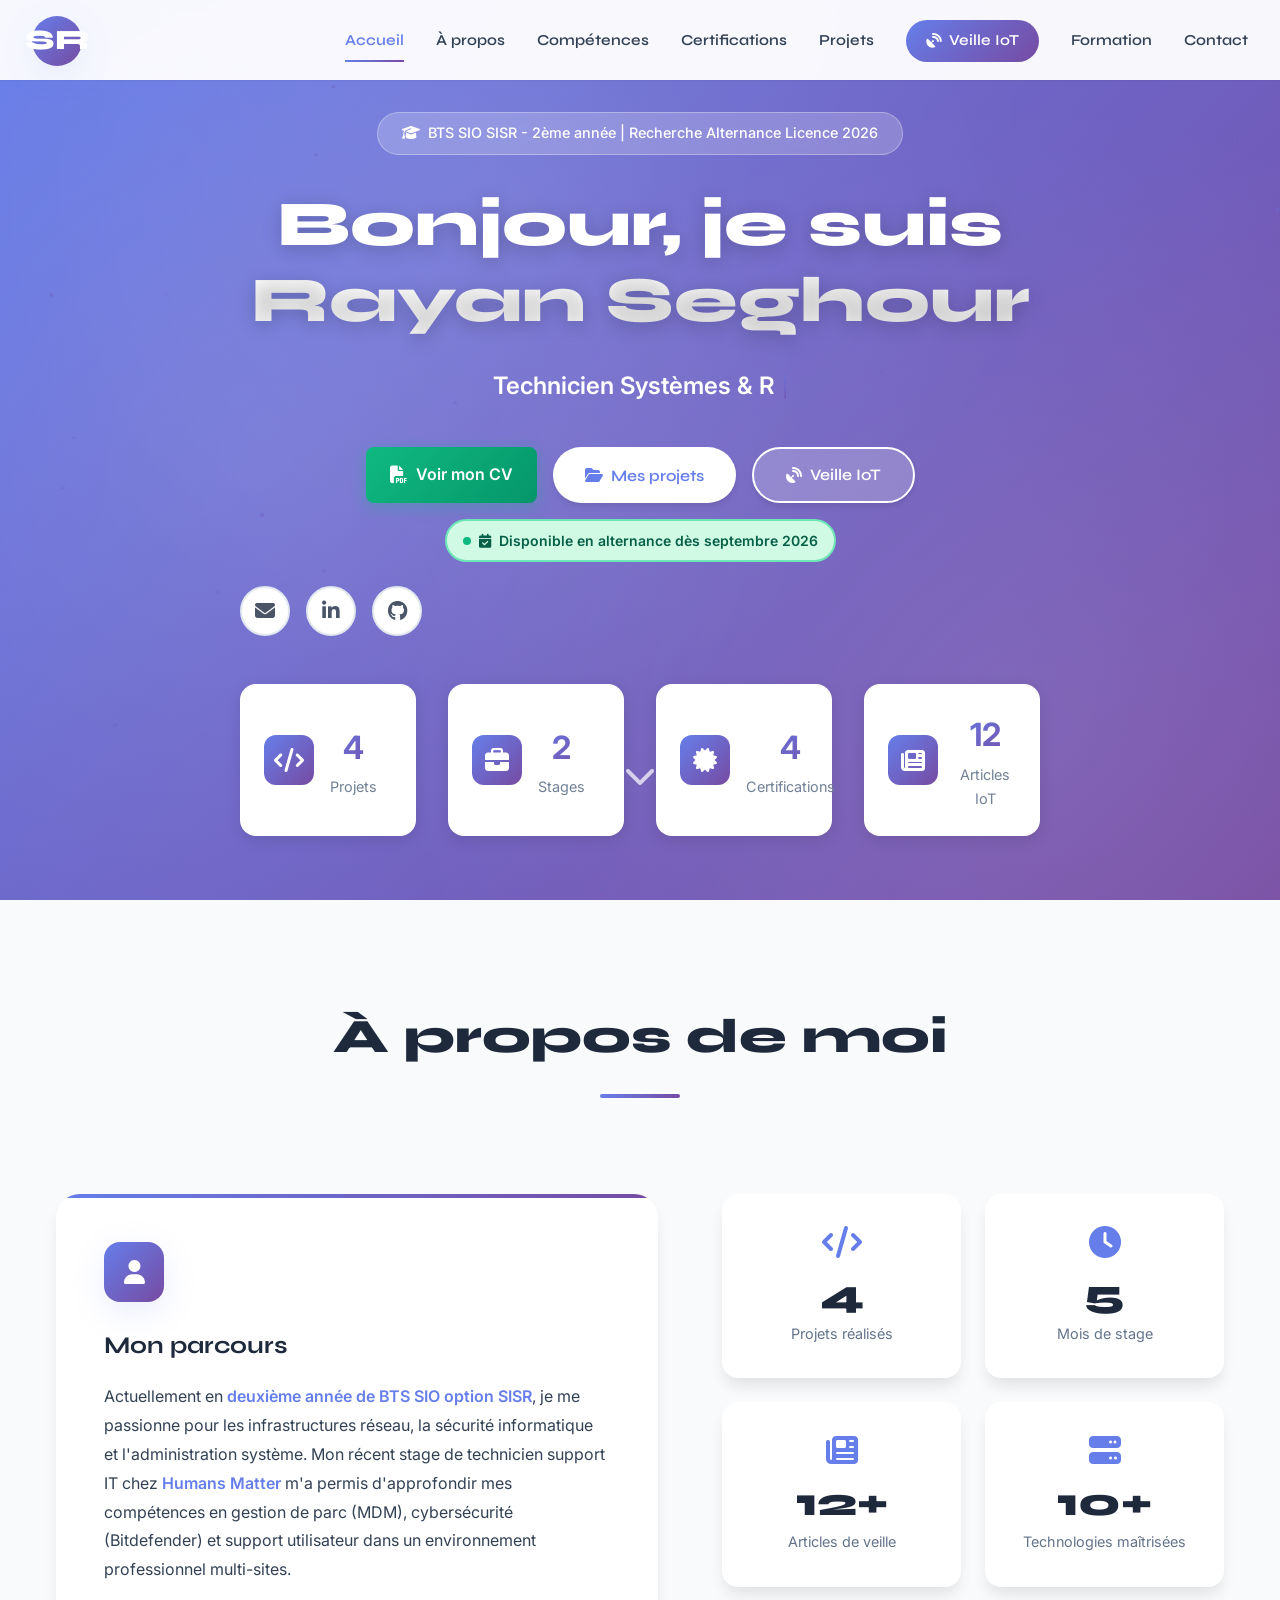
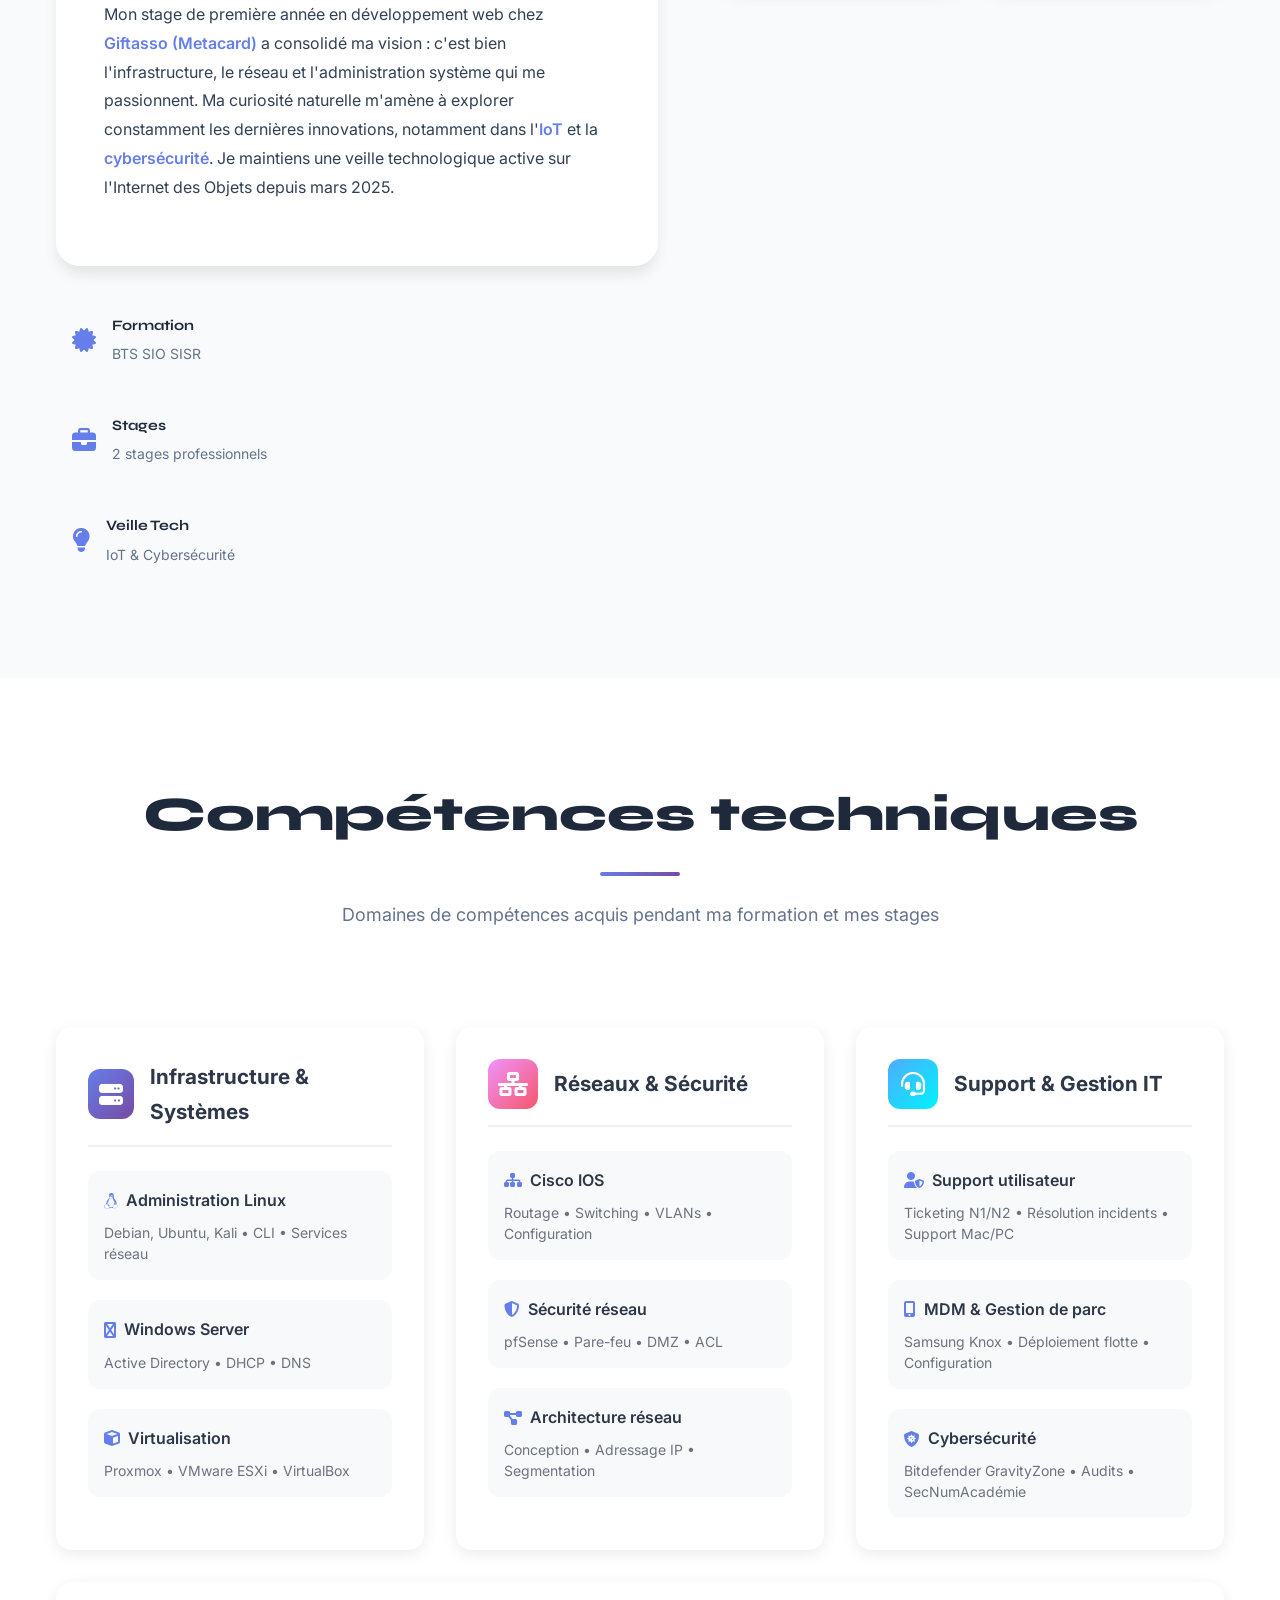
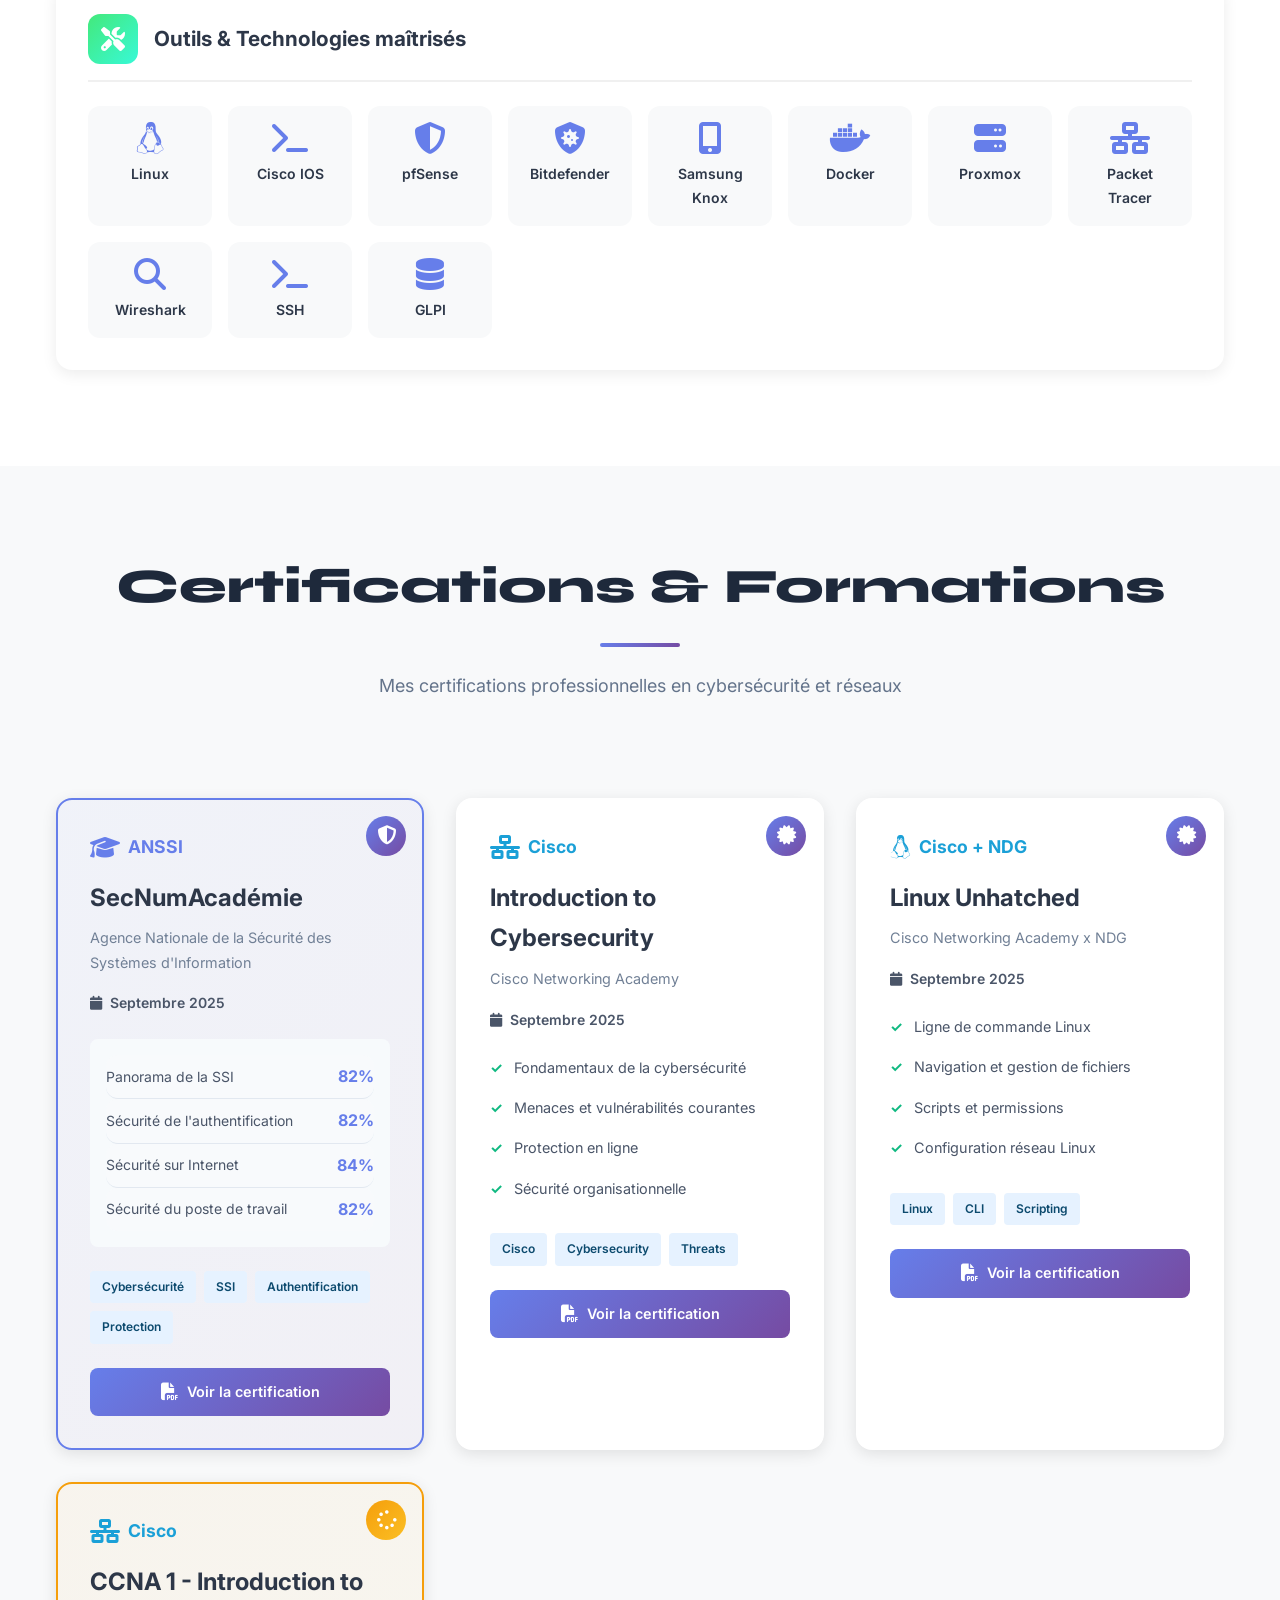
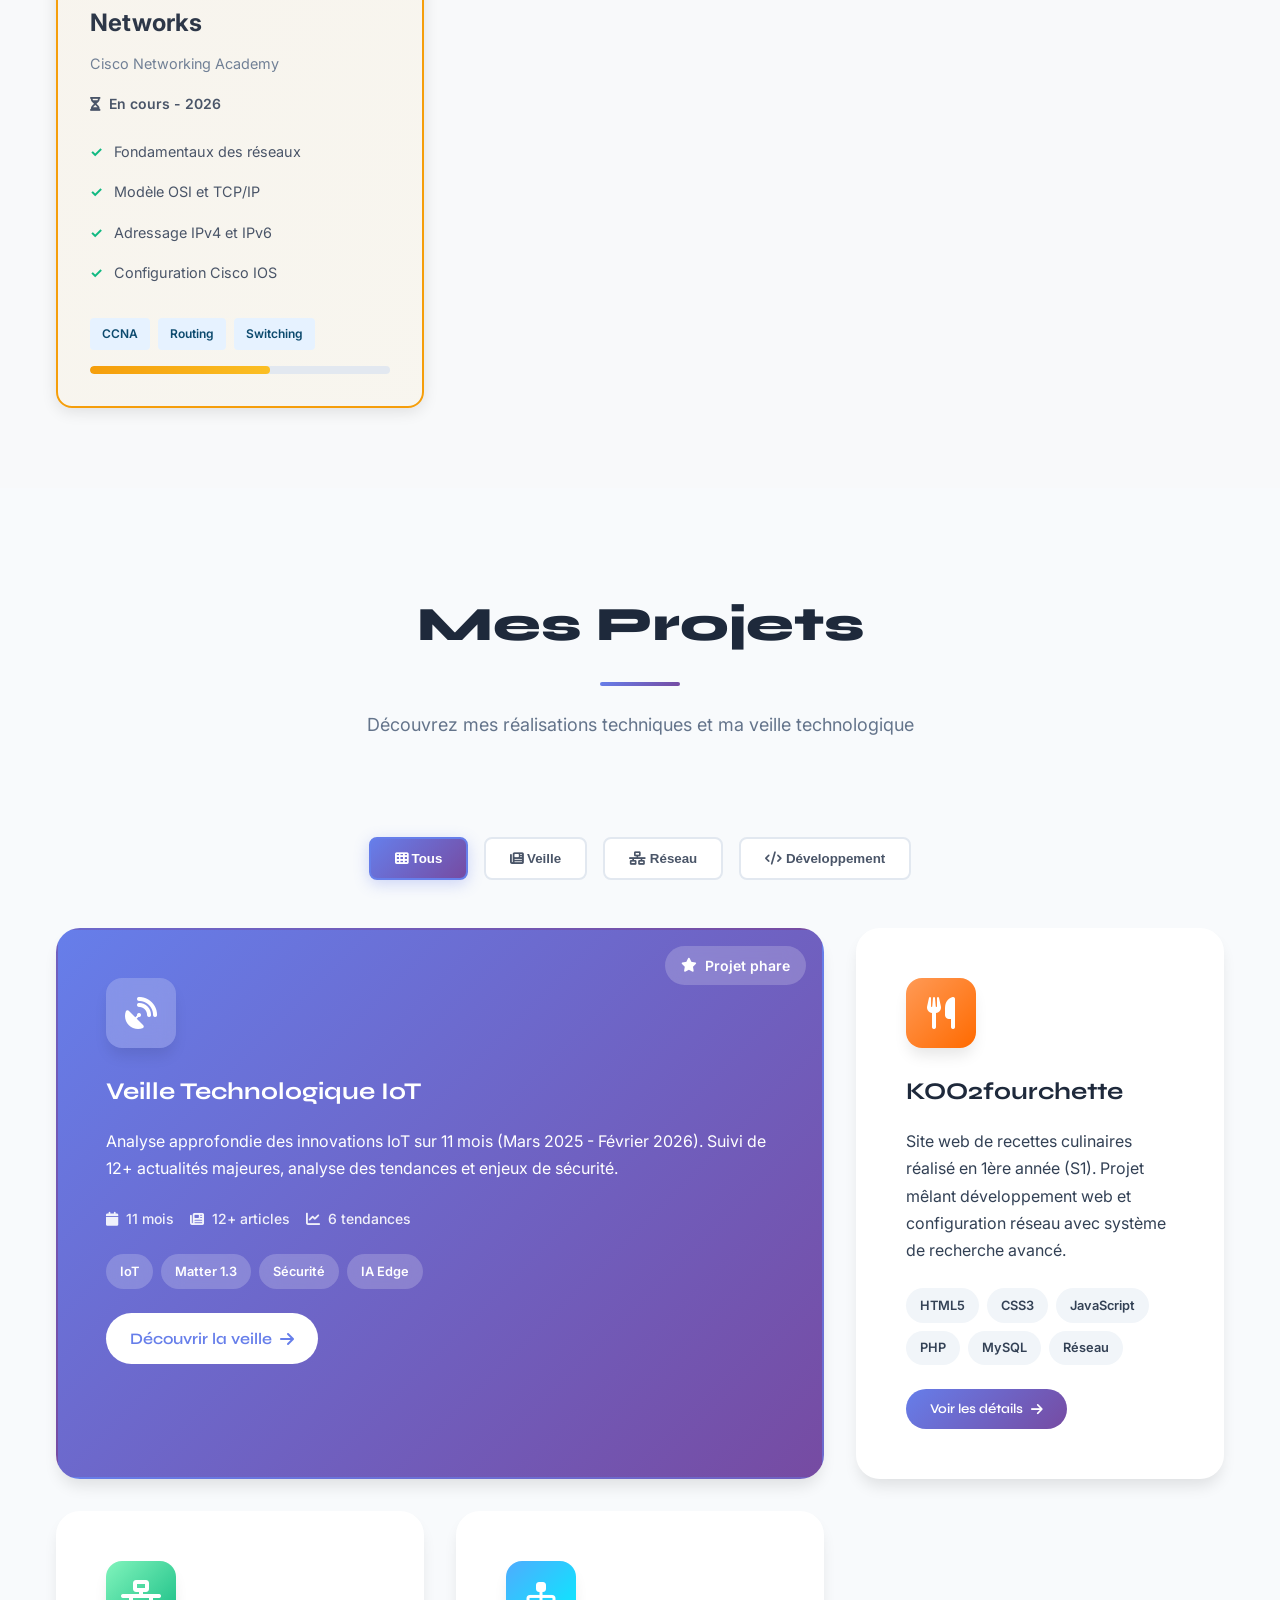
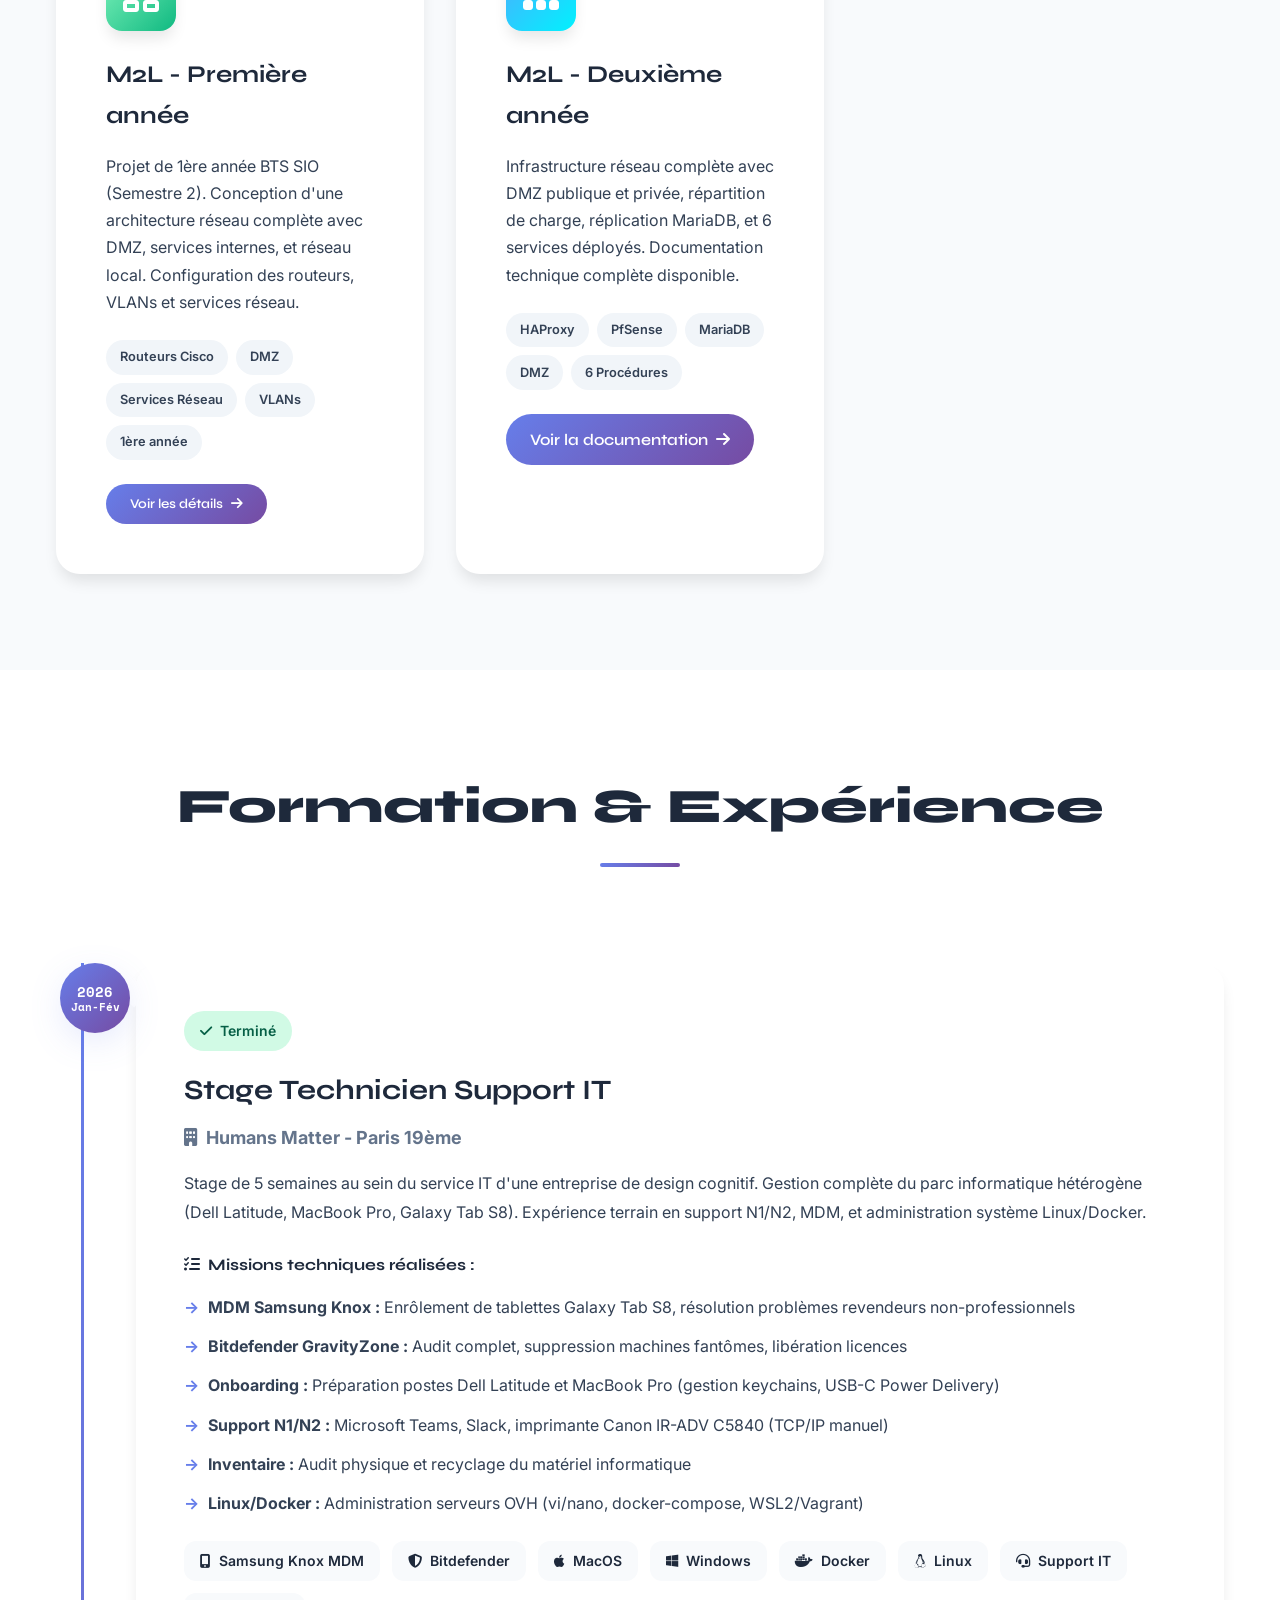
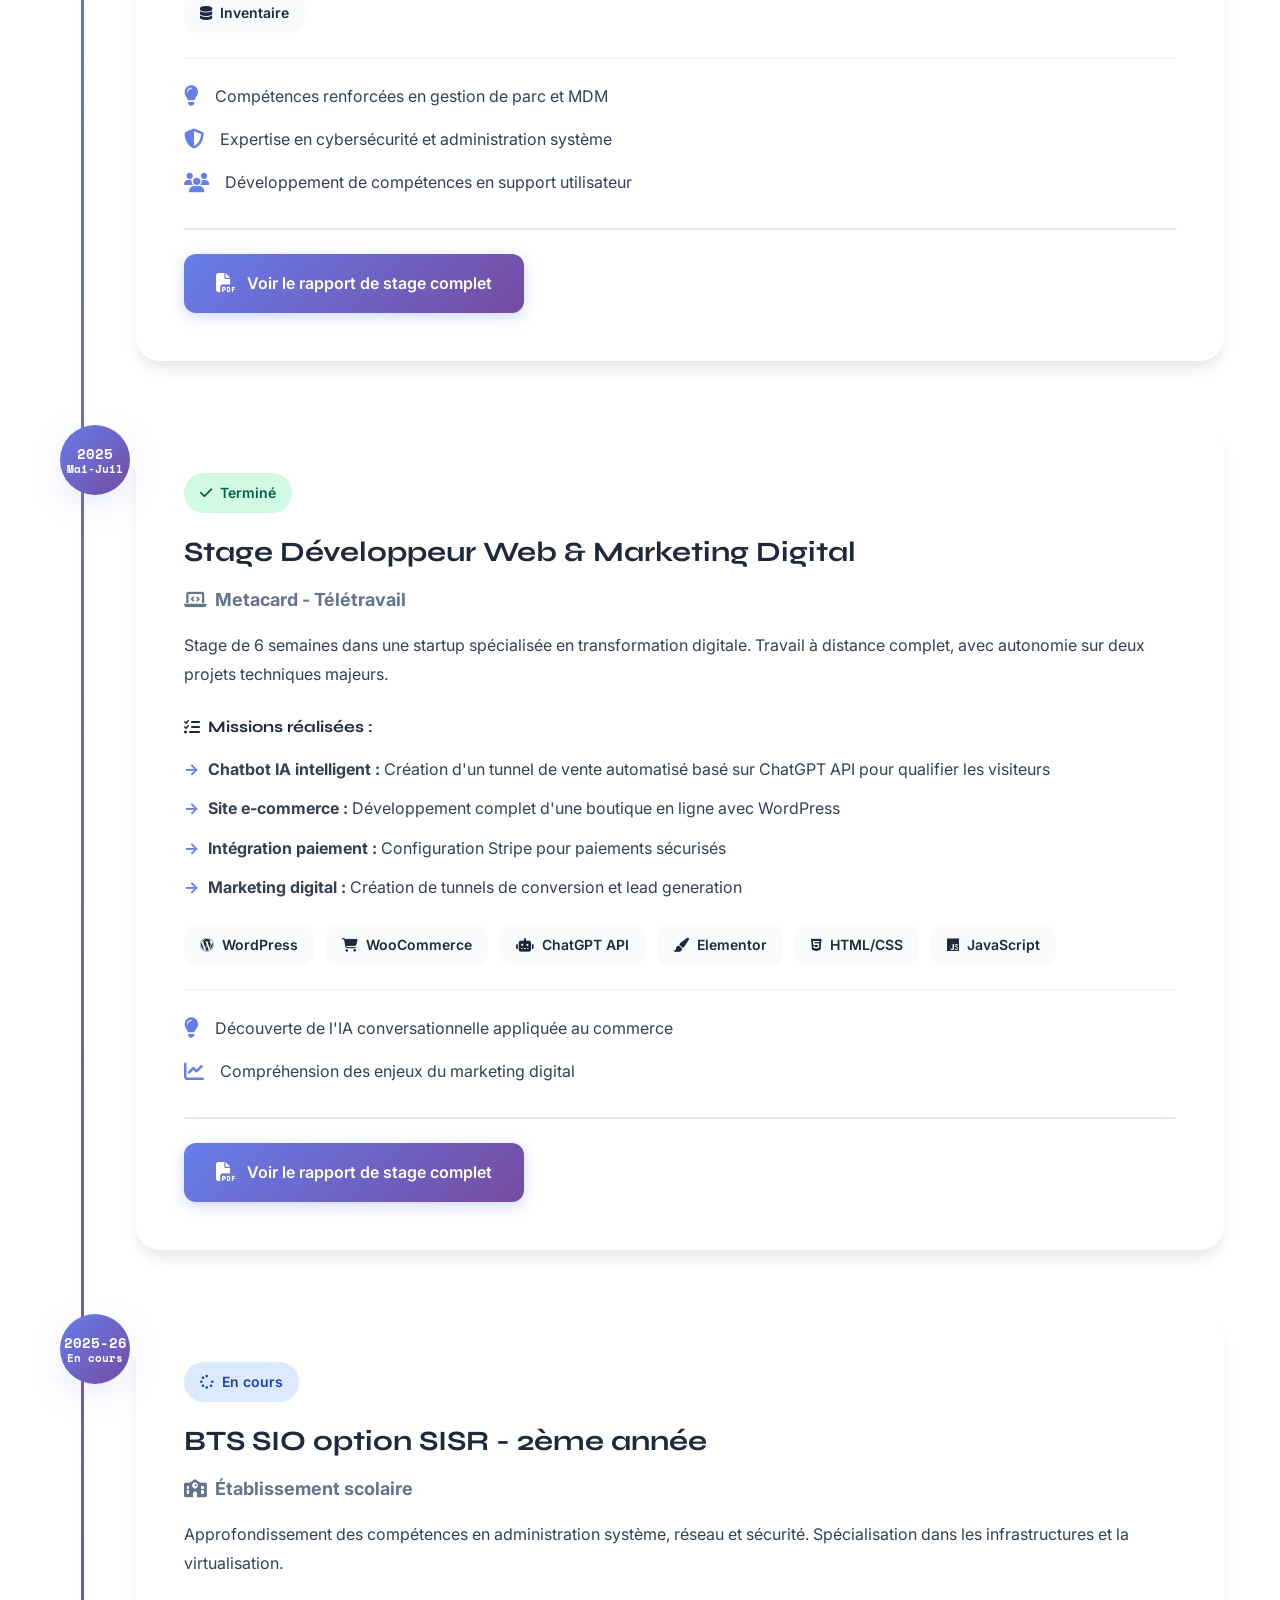
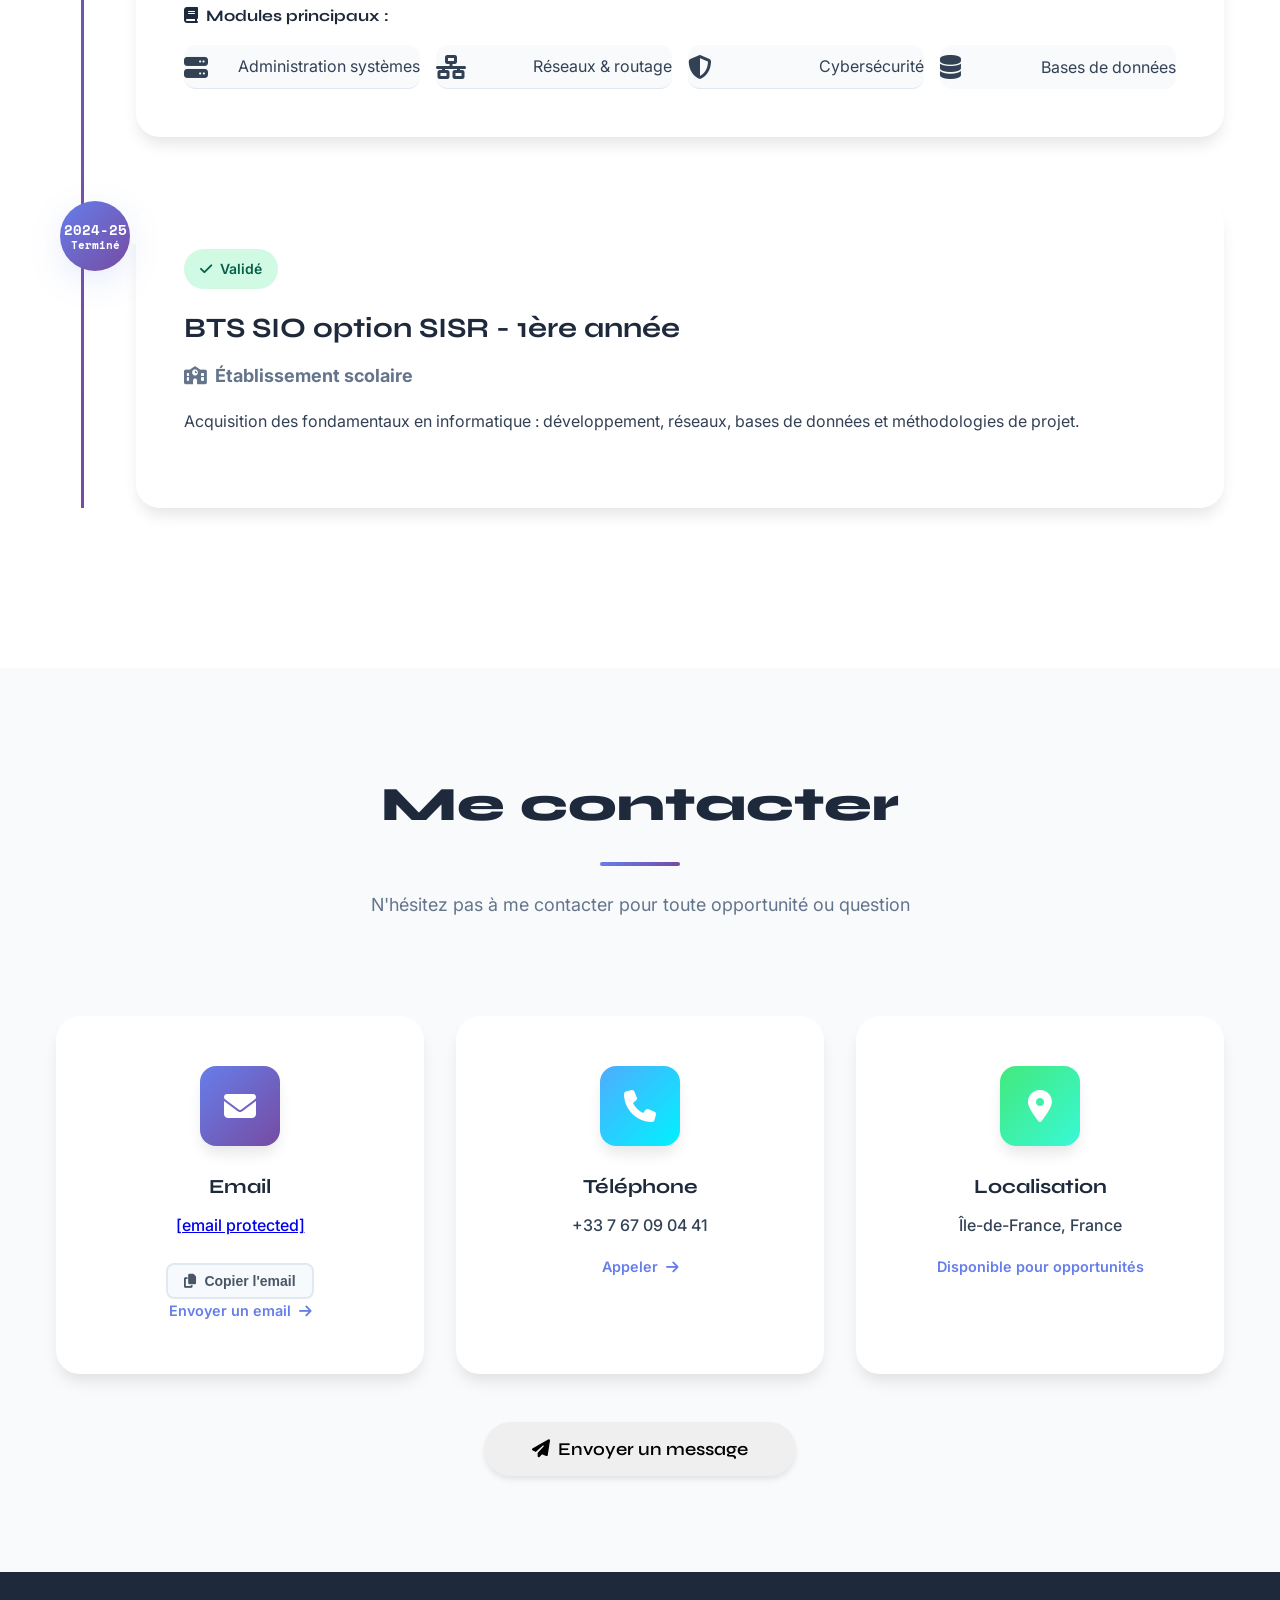
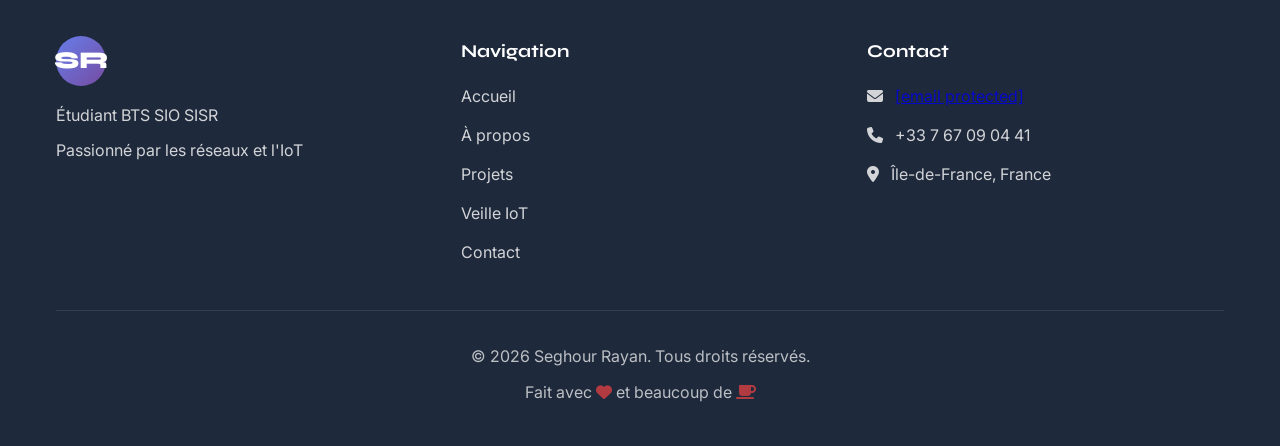
<file: index.html>
<!DOCTYPE html>
<html lang="fr">
<head>
    <meta charset="UTF-8">
    <meta name="viewport" content="width=device-width, initial-scale=1.0">
    <title>Portfolio - Seghour Rayan | BTS SIO SISR</title>
    <meta name="description" content="Portfolio de Seghour Rayan, étudiant en BTS SIO option SISR. Découvrez mes projets, ma veille technologique IoT et mes compétences en réseau et développement.">
    <link rel="stylesheet" href="styles.css">
    <link rel="stylesheet" href="styles-pro.css">
    <link rel="stylesheet" href="https://cdnjs.cloudflare.com/ajax/libs/font-awesome/6.5.1/css/all.min.css">
</head>
<body>
    <!-- Skip to content for accessibility -->
    <a href="#main-content" class="skip-to-content">Aller au contenu principal</a>

    <!-- Navigation -->
    <nav class="navbar" id="navbar">
        <!-- Barre de progression de scroll -->
        <div class="scroll-progress" id="scroll-progress"></div>
        
        <div class="nav-container">
            <div class="logo">SR</div>
            
            <div class="nav-menu" id="nav-menu">
                <a href="#home" class="nav-link active">Accueil</a>
                <a href="#about" class="nav-link">À propos</a>
                <a href="#competences" class="nav-link">Compétences</a>
                <a href="#certifications" class="nav-link">Certifications</a>
                <a href="#projects" class="nav-link">Projets</a>
                <a href="veille-iot.html" class="nav-link nav-link-special">
                    <i class="fas fa-satellite-dish"></i> Veille IoT
                </a>
                <a href="#stages" class="nav-link">Formation</a>
                <a href="#contact" class="nav-link">Contact</a>
            </div>
            
            <div class="hamburger" id="hamburger">
                <span class="bar"></span>
                <span class="bar"></span>
                <span class="bar"></span>
            </div>
        </div>
    </nav>

    <!-- Hero Section -->
    <section id="home" class="hero">
        <div class="hero-particles" id="particles"></div>
        <div class="hero-content">
            <div class="hero-badge animate-fade-in">
                <i class="fas fa-graduation-cap"></i>
                BTS SIO SISR - 2ème année | Recherche Alternance Licence 2026
            </div>
            <h1 class="hero-title animate-slide-up">
                Bonjour, je suis <span class="gradient-text">Rayan Seghour</span>
            </h1>
            <p class="hero-subtitle animate-slide-up-delay">
                <span class="typewriter" id="typewriter"></span>
                <span class="cursor">|</span>
            </p>
            <div class="hero-buttons animate-fade-in-delay">
                <a href="CV_Rayan_Seghour.pdf" target="_blank" class="download-cv-btn">
                    <i class="fas fa-file-pdf"></i>
                    Voir mon CV
                </a>
                <button class="btn btn-primary" onclick="scrollToSection('projects')">
                    <i class="fas fa-folder-open"></i>
                    Mes projets
                </button>
                <a href="veille-iot.html" class="btn btn-secondary">
                    <i class="fas fa-satellite-dish"></i>
                    Veille IoT
                </a>
            </div>
            
            <!-- Badge de disponibilité -->
            <div class="availability-badge">
                <i class="fas fa-calendar-check"></i> Disponible en alternance dès septembre 2026
            </div>
            
            <!-- Liens sociaux -->
            <div class="social-links">
                <a href="/cdn-cgi/l/email-protection#3644574f57584553515e59434476515b575f5a1855595b" class="social-btn email" aria-label="Email" data-tooltip="rayanseghour@gmail.com">
                    <i class="fas fa-envelope"></i>
                </a>
                <a href="https://www.linkedin.com/in/rayan-seghour-4588aa348" target="_blank" rel="noopener" class="social-btn linkedin" aria-label="LinkedIn">
                    <i class="fab fa-linkedin-in"></i>
                </a>
                <a href="https://github.com/rayansgr" target="_blank" rel="noopener" class="social-btn github" aria-label="GitHub">
                    <i class="fab fa-github"></i>
                </a>
            </div>
            
            <!-- Stats animés avec compteurs -->
            <div class="hero-stats">
                <div class="stat-item">
                    <div class="stat-icon">
                        <i class="fas fa-code"></i>
                    </div>
                    <div class="stat-info">
                        <h3 class="counter" data-target="4">0</h3>
                        <p>Projets</p>
                    </div>
                </div>
                <div class="stat-item">
                    <div class="stat-icon">
                        <i class="fas fa-briefcase"></i>
                    </div>
                    <div class="stat-info">
                        <h3 class="counter" data-target="2">0</h3>
                        <p>Stages</p>
                    </div>
                </div>
                <div class="stat-item">
                    <div class="stat-icon">
                        <i class="fas fa-certificate"></i>
                    </div>
                    <div class="stat-info">
                        <h3 class="counter" data-target="4">0</h3>
                        <p>Certifications</p>
                    </div>
                </div>
                <div class="stat-item">
                    <div class="stat-icon">
                        <i class="fas fa-newspaper"></i>
                    </div>
                    <div class="stat-info">
                        <h3 class="counter" data-target="12">0</h3>
                        <p>Articles IoT</p>
                    </div>
                </div>
            </div>
            
            <div class="hero-scroll">
                <i class="fas fa-chevron-down"></i>
            </div>
        </div>
    </section>

    <!-- À propos Section -->
    <section id="about" class="about-section">
        <div class="container">
            <div class="section-header">
                <h2 class="section-title">À propos de moi</h2>
                <div class="section-divider"></div>
            </div>
            
            <div class="about-grid">
                <div class="about-text">
                    <div class="about-card">
                        <div class="card-icon">
                            <i class="fas fa-user"></i>
                        </div>
                        <h3>Mon parcours</h3>
                        <p>
                            Actuellement en <strong>deuxième année de BTS SIO option SISR</strong>, je me passionne pour 
                            les infrastructures réseau, la sécurité informatique et l'administration système. Mon récent stage 
                            de technicien support IT chez <strong>Humans Matter</strong> m'a permis d'approfondir mes compétences 
                            en gestion de parc (MDM), cybersécurité (Bitdefender) et support utilisateur dans un environnement 
                            professionnel multi-sites.
                        </p>
                        <p>
                            Mon stage de première année en développement web chez <strong>Giftasso (Metacard)</strong> a consolidé 
                            ma vision : c'est bien l'infrastructure, le réseau et l'administration système qui me passionnent. 
                            Ma curiosité naturelle m'amène à explorer constamment les dernières innovations, notamment dans 
                            l'<strong>IoT</strong> et la <strong>cybersécurité</strong>. Je maintiens une veille technologique 
                            active sur l'Internet des Objets depuis mars 2025.
                        </p>
                    </div>

                    <div class="about-highlights">
                        <div class="highlight-item">
                            <i class="fas fa-certificate"></i>
                            <div>
                                <h4>Formation</h4>
                                <p>BTS SIO SISR</p>
                            </div>
                        </div>
                        <div class="highlight-item">
                            <i class="fas fa-briefcase"></i>
                            <div>
                                <h4>Stages</h4>
                                <p>2 stages professionnels</p>
                            </div>
                        </div>
                        <div class="highlight-item">
                            <i class="fas fa-lightbulb"></i>
                            <div>
                                <h4>Veille Tech</h4>
                                <p>IoT & Cybersécurité</p>
                            </div>
                        </div>
                    </div>
                </div>

                <div class="about-visual">
                    <div class="stats-container">
                        <div class="stat-box">
                            <i class="fas fa-code"></i>
                            <h3 class="stat-number">4</h3>
                            <p>Projets réalisés</p>
                        </div>
                        <div class="stat-box">
                            <i class="fas fa-clock"></i>
                            <h3 class="stat-number">5</h3>
                            <p>Mois de stage</p>
                        </div>
                        <div class="stat-box">
                            <i class="fas fa-newspaper"></i>
                            <h3 class="stat-number">12+</h3>
                            <p>Articles de veille</p>
                        </div>
                        <div class="stat-box">
                            <i class="fas fa-server"></i>
                            <h3 class="stat-number">10+</h3>
                            <p>Technologies maîtrisées</p>
                        </div>
                    </div>
                </div>
            </div>
        </div>
    </section>

    <!-- Compétences Section -->
    <section id="competences" class="skills-section">
        <div class="container">
            <div class="section-header">
                <h2 class="section-title">Compétences techniques</h2>
                <div class="section-divider"></div>
                <p class="section-subtitle">Domaines de compétences acquis pendant ma formation et mes stages</p>
            </div>

            <div class="skills-modern-grid">
                <!-- Infrastructure & Systèmes -->
                <div class="skill-domain">
                    <div class="domain-header">
                        <div class="domain-icon" style="background: linear-gradient(135deg, #667eea 0%, #764ba2 100%);">
                            <i class="fas fa-server"></i>
                        </div>
                        <h3>Infrastructure & Systèmes</h3>
                    </div>
                    <div class="domain-skills">
                        <div class="modern-skill-item">
                            <div class="skill-header-modern">
                                <span class="skill-name-modern">
                                    <i class="fab fa-linux"></i> Administration Linux
                                </span>
                            </div>
                            <p class="skill-context">Debian, Ubuntu, Kali • CLI • Services réseau</p>
                        </div>
                        <div class="modern-skill-item">
                            <div class="skill-header-modern">
                                <span class="skill-name-modern">
                                    <i class="fas fa-windows"></i> Windows Server
                                </span>
                            </div>
                            <p class="skill-context">Active Directory • DHCP • DNS</p>
                        </div>
                        <div class="modern-skill-item">
                            <div class="skill-header-modern">
                                <span class="skill-name-modern">
                                    <i class="fas fa-cube"></i> Virtualisation
                                </span>
                            </div>
                            <p class="skill-context">Proxmox • VMware ESXi • VirtualBox</p>
                        </div>
                    </div>
                </div>

                <!-- Réseaux & Sécurité -->
                <div class="skill-domain">
                    <div class="domain-header">
                        <div class="domain-icon" style="background: linear-gradient(135deg, #f093fb 0%, #f5576c 100%);">
                            <i class="fas fa-network-wired"></i>
                        </div>
                        <h3>Réseaux & Sécurité</h3>
                    </div>
                    <div class="domain-skills">
                        <div class="modern-skill-item">
                            <div class="skill-header-modern">
                                <span class="skill-name-modern">
                                    <i class="fas fa-sitemap"></i> Cisco IOS
                                </span>
                            </div>
                            <p class="skill-context">Routage • Switching • VLANs • Configuration</p>
                        </div>
                        <div class="modern-skill-item">
                            <div class="skill-header-modern">
                                <span class="skill-name-modern">
                                    <i class="fas fa-shield-alt"></i> Sécurité réseau
                                </span>
                            </div>
                            <p class="skill-context">pfSense • Pare-feu • DMZ • ACL</p>
                        </div>
                        <div class="modern-skill-item">
                            <div class="skill-header-modern">
                                <span class="skill-name-modern">
                                    <i class="fas fa-project-diagram"></i> Architecture réseau
                                </span>
                            </div>
                            <p class="skill-context">Conception • Adressage IP • Segmentation</p>
                        </div>
                    </div>
                </div>

                <!-- Support & Gestion -->
                <div class="skill-domain">
                    <div class="domain-header">
                        <div class="domain-icon" style="background: linear-gradient(135deg, #4facfe 0%, #00f2fe 100%);">
                            <i class="fas fa-headset"></i>
                        </div>
                        <h3>Support & Gestion IT</h3>
                    </div>
                    <div class="domain-skills">
                        <div class="modern-skill-item">
                            <div class="skill-header-modern">
                                <span class="skill-name-modern">
                                    <i class="fas fa-user-shield"></i> Support utilisateur
                                </span>
                            </div>
                            <p class="skill-context">Ticketing N1/N2 • Résolution incidents • Support Mac/PC</p>
                        </div>
                        <div class="modern-skill-item">
                            <div class="skill-header-modern">
                                <span class="skill-name-modern">
                                    <i class="fas fa-mobile-alt"></i> MDM & Gestion de parc
                                </span>
                            </div>
                            <p class="skill-context">Samsung Knox • Déploiement flotte • Configuration</p>
                        </div>
                        <div class="modern-skill-item">
                            <div class="skill-header-modern">
                                <span class="skill-name-modern">
                                    <i class="fas fa-shield-virus"></i> Cybersécurité
                                </span>
                            </div>
                            <p class="skill-context">Bitdefender GravityZone • Audits • SecNumAcadémie</p>
                        </div>
                    </div>
                </div>

                <!-- Outils & Technologies -->
                <div class="skill-domain full-width">
                    <div class="domain-header">
                        <div class="domain-icon" style="background: linear-gradient(135deg, #43e97b 0%, #38f9d7 100%);">
                            <i class="fas fa-tools"></i>
                        </div>
                        <h3>Outils & Technologies maîtrisés</h3>
                    </div>
                    <div class="tech-badges-modern">
                        <div class="tech-item-modern">
                            <i class="fab fa-linux"></i>
                            <span>Linux</span>
                        </div>
                        <div class="tech-item-modern">
                            <i class="fas fa-terminal"></i>
                            <span>Cisco IOS</span>
                        </div>
                        <div class="tech-item-modern">
                            <i class="fas fa-shield-alt"></i>
                            <span>pfSense</span>
                        </div>
                        <div class="tech-item-modern">
                            <i class="fas fa-shield-virus"></i>
                            <span>Bitdefender</span>
                        </div>
                        <div class="tech-item-modern">
                            <i class="fas fa-mobile-alt"></i>
                            <span>Samsung Knox</span>
                        </div>
                        <div class="tech-item-modern">
                            <i class="fab fa-docker"></i>
                            <span>Docker</span>
                        </div>
                        <div class="tech-item-modern">
                            <i class="fas fa-server"></i>
                            <span>Proxmox</span>
                        </div>
                        <div class="tech-item-modern">
                            <i class="fas fa-network-wired"></i>
                            <span>Packet Tracer</span>
                        </div>
                        <div class="tech-item-modern">
                            <i class="fas fa-search"></i>
                            <span>Wireshark</span>
                        </div>
                        <div class="tech-item-modern">
                            <i class="fas fa-terminal"></i>
                            <span>SSH</span>
                        </div>
                        <div class="tech-item-modern">
                            <i class="fas fa-database"></i>
                            <span>GLPI</span>
                        </div>
                    </div>
                </div>
            </div>
        </div>
    </section>

    <!-- Certifications Section -->
    <section id="certifications" class="certifications-section">
        <div class="container">
            <div class="section-header">
                <h2 class="section-title">Certifications & Formations</h2>
                <div class="section-divider"></div>
                <p class="section-subtitle">Mes certifications professionnelles en cybersécurité et réseaux</p>
            </div>

            <div class="certifications-grid">
                <!-- SecNumAcadémie ANSSI -->
                <div class="certification-card featured-cert" data-animate>
                    <div class="cert-badge">
                        <i class="fas fa-shield-alt"></i>
                    </div>
                    <div class="cert-logo">
                        <i class="fas fa-graduation-cap"></i>
                        <span>ANSSI</span>
                    </div>
                    <h3 class="cert-title">SecNumAcadémie</h3>
                    <p class="cert-issuer">Agence Nationale de la Sécurité des Systèmes d'Information</p>
                    <p class="cert-date"><i class="fas fa-calendar"></i> Septembre 2025</p>
                    
                    <div class="cert-modules">
                        <div class="module-item">
                            <span class="module-name">Panorama de la SSI</span>
                            <span class="module-score">82%</span>
                        </div>
                        <div class="module-item">
                            <span class="module-name">Sécurité de l'authentification</span>
                            <span class="module-score">82%</span>
                        </div>
                        <div class="module-item">
                            <span class="module-name">Sécurité sur Internet</span>
                            <span class="module-score">84%</span>
                        </div>
                        <div class="module-item">
                            <span class="module-name">Sécurité du poste de travail</span>
                            <span class="module-score">82%</span>
                        </div>
                    </div>
                    
                    <div class="cert-skills">
                        <span class="cert-tag">Cybersécurité</span>
                        <span class="cert-tag">SSI</span>
                        <span class="cert-tag">Authentification</span>
                        <span class="cert-tag">Protection</span>
                    </div>
                    
                    <a href="Certification_SecNumAcademie_ANSSI.pdf" target="_blank" class="cert-view-btn">
                        <i class="fas fa-file-pdf"></i> Voir la certification
                    </a>
                </div>

                <!-- Cisco Introduction to Cybersecurity -->
                <div class="certification-card" data-animate>
                    <div class="cert-badge">
                        <i class="fas fa-certificate"></i>
                    </div>
                    <div class="cert-logo cisco-logo">
                        <i class="fas fa-network-wired"></i>
                        <span>Cisco</span>
                    </div>
                    <h3 class="cert-title">Introduction to Cybersecurity</h3>
                    <p class="cert-issuer">Cisco Networking Academy</p>
                    <p class="cert-date"><i class="fas fa-calendar"></i> Septembre 2025</p>
                    
                    <div class="cert-description">
                        <ul>
                            <li>Fondamentaux de la cybersécurité</li>
                            <li>Menaces et vulnérabilités courantes</li>
                            <li>Protection en ligne</li>
                            <li>Sécurité organisationnelle</li>
                        </ul>
                    </div>
                    
                    <div class="cert-skills">
                        <span class="cert-tag">Cisco</span>
                        <span class="cert-tag">Cybersecurity</span>
                        <span class="cert-tag">Threats</span>
                    </div>
                    
                    <a href="Certification_Cisco_Cybersecurity.pdf" target="_blank" class="cert-view-btn">
                        <i class="fas fa-file-pdf"></i> Voir la certification
                    </a>
                </div>

                <!-- Cisco Linux Unhatched -->
                <div class="certification-card" data-animate>
                    <div class="cert-badge">
                        <i class="fas fa-certificate"></i>
                    </div>
                    <div class="cert-logo cisco-logo">
                        <i class="fab fa-linux"></i>
                        <span>Cisco + NDG</span>
                    </div>
                    <h3 class="cert-title">Linux Unhatched</h3>
                    <p class="cert-issuer">Cisco Networking Academy x NDG</p>
                    <p class="cert-date"><i class="fas fa-calendar"></i> Septembre 2025</p>
                    
                    <div class="cert-description">
                        <ul>
                            <li>Ligne de commande Linux</li>
                            <li>Navigation et gestion de fichiers</li>
                            <li>Scripts et permissions</li>
                            <li>Configuration réseau Linux</li>
                        </ul>
                    </div>
                    
                    <div class="cert-skills">
                        <span class="cert-tag">Linux</span>
                        <span class="cert-tag">CLI</span>
                        <span class="cert-tag">Scripting</span>
                    </div>
                    
                    <a href="Certification_Cisco_Linux.pdf" target="_blank" class="cert-view-btn">
                        <i class="fas fa-file-pdf"></i> Voir la certification
                    </a>
                </div>

                <!-- CCNA 1 (En cours) -->
                <div class="certification-card in-progress" data-animate>
                    <div class="cert-badge ongoing">
                        <i class="fas fa-spinner fa-pulse"></i>
                    </div>
                    <div class="cert-logo cisco-logo">
                        <i class="fas fa-network-wired"></i>
                        <span>Cisco</span>
                    </div>
                    <h3 class="cert-title">CCNA 1 - Introduction to Networks</h3>
                    <p class="cert-issuer">Cisco Networking Academy</p>
                    <p class="cert-date"><i class="fas fa-hourglass-half"></i> En cours - 2026</p>
                    
                    <div class="cert-description">
                        <ul>
                            <li>Fondamentaux des réseaux</li>
                            <li>Modèle OSI et TCP/IP</li>
                            <li>Adressage IPv4 et IPv6</li>
                            <li>Configuration Cisco IOS</li>
                        </ul>
                    </div>
                    
                    <div class="cert-skills">
                        <span class="cert-tag">CCNA</span>
                        <span class="cert-tag">Routing</span>
                        <span class="cert-tag">Switching</span>
                    </div>
                    
                    <div class="cert-progress-bar">
                        <div class="progress-fill" style="width: 60%"></div>
                    </div>
                </div>
            </div>
        </div>
    </section>

    <!-- Projets Section -->
    <section id="projects" class="projects-section">
        <div class="container">
            <div class="section-header">
                <h2 class="section-title">Mes Projets</h2>
                <div class="section-divider"></div>
                <p class="section-subtitle">Découvrez mes réalisations techniques et ma veille technologique</p>
            </div>

            <!-- Filtres de projets -->
            <div class="project-filters">
                <button class="filter-btn active" data-category="all">
                    <i class="fas fa-th"></i> Tous
                </button>
                <button class="filter-btn" data-category="veille">
                    <i class="fas fa-newspaper"></i> Veille
                </button>
                <button class="filter-btn" data-category="reseau">
                    <i class="fas fa-network-wired"></i> Réseau
                </button>
                <button class="filter-btn" data-category="dev">
                    <i class="fas fa-code"></i> Développement
                </button>
            </div>

            <div class="projects-grid">
                <!-- Veille IoT - Projet mis en avant -->
                <div class="project-card featured-project" data-category="veille" data-animate>
                    <div class="project-badge">
                        <i class="fas fa-star"></i> Projet phare
                    </div>
                    <div class="project-icon gradient-bg">
                        <i class="fas fa-satellite-dish"></i>
                    </div>
                    <h3 class="project-title">Veille Technologique IoT</h3>
                    <p class="project-description">
                        Analyse approfondie des innovations IoT sur 11 mois (Mars 2025 - Février 2026). 
                        Suivi de 12+ actualités majeures, analyse des tendances et enjeux de sécurité.
                    </p>
                    <div class="project-stats">
                        <span><i class="fas fa-calendar"></i> 11 mois</span>
                        <span><i class="fas fa-newspaper"></i> 12+ articles</span>
                        <span><i class="fas fa-chart-line"></i> 6 tendances</span>
                    </div>
                    <div class="project-tags">
                        <span class="tag">IoT</span>
                        <span class="tag">Matter 1.3</span>
                        <span class="tag">Sécurité</span>
                        <span class="tag">IA Edge</span>
                    </div>
                    <a href="veille-iot.html" class="project-link">
                        Découvrir la veille <i class="fas fa-arrow-right"></i>
                    </a>
                </div>

                <!-- Projet KOO2fourchette -->
                <div class="project-card" data-category="dev" data-animate>
                    <div class="project-icon orange-bg">
                        <i class="fas fa-utensils"></i>
                    </div>
                    <h3 class="project-title">KOO2fourchette</h3>
                    <p class="project-description">
                        Site web de recettes culinaires réalisé en 1ère année (S1). Projet mêlant 
                        développement web et configuration réseau avec système de recherche avancé.
                    </p>
                    <div class="project-tags">
                        <span class="tag">HTML5</span>
                        <span class="tag">CSS3</span>
                        <span class="tag">JavaScript</span>
                        <span class="tag">PHP</span>
                        <span class="tag">MySQL</span>
                        <span class="tag">Réseau</span>
                    </div>
                    <button class="project-link" onclick="openModal('kooModal')">
                        Voir les détails <i class="fas fa-arrow-right"></i>
                    </button>
                </div>

                <!-- M2L - Première année -->
                <div class="project-card" data-category="reseau" data-animate>
                    <div class="project-icon green-bg">
                        <i class="fas fa-network-wired"></i>
                    </div>
                    <h3 class="project-title">M2L - Première année</h3>
                    <p class="project-description">
                        Projet de 1ère année BTS SIO (Semestre 2). Conception d'une architecture réseau complète 
                        avec DMZ, services internes, et réseau local. Configuration des routeurs, VLANs et services réseau.
                    </p>
                    <div class="project-tags">
                        <span class="tag">Routeurs Cisco</span>
                        <span class="tag">DMZ</span>
                        <span class="tag">Services Réseau</span>
                        <span class="tag">VLANs</span>
                        <span class="tag">1ère année</span>
                    </div>
                    <button class="project-link" onclick="openModal('infraModal')">
                        Voir les détails <i class="fas fa-arrow-right"></i>
                    </button>
                </div>

                <!-- M2L - Deuxième année -->
                <div class="project-card" data-category="reseau" data-animate>
                    <div class="project-icon blue-bg">
                        <i class="fas fa-sitemap"></i>
                    </div>
                    <h3 class="project-title">M2L - Deuxième année</h3>
                    <p class="project-description">
                        Infrastructure réseau complète avec DMZ publique et privée, répartition de charge, 
                        réplication MariaDB, et 6 services déployés. Documentation technique complète disponible.
                    </p>
                    <div class="project-tags">
                        <span class="tag">HAProxy</span>
                        <span class="tag">PfSense</span>
                        <span class="tag">MariaDB</span>
                        <span class="tag">DMZ</span>
                        <span class="tag">6 Procédures</span>
                    </div>
                    <a href="procedures-m2l.html" class="project-link">
                        Voir la documentation <i class="fas fa-arrow-right"></i>
                    </a>
                </div>
            </div>
        </div>
    </section>

    <!-- Formation & Stage Section -->
    <section id="stages" class="stages-section">
        <div class="container">
            <div class="section-header">
                <h2 class="section-title">Formation & Expérience</h2>
                <div class="section-divider"></div>
            </div>

            <div class="timeline">
                <!-- Stage Humans Matter -->
                <div class="timeline-item">
                    <div class="timeline-date">
                        <div class="date-circle">
                            <span class="year">2026</span>
                            <span class="period">Jan-Fév</span>
                        </div>
                    </div>
                    <div class="timeline-content">
                        <div class="timeline-badge completed">
                            <i class="fas fa-check"></i> Terminé
                        </div>
                        <h3>Stage Technicien Support IT</h3>
                        <h4><i class="fas fa-building"></i> Humans Matter - Paris 19ème</h4>
                        <p>
                            Stage de 5 semaines au sein du service IT d'une entreprise de design cognitif. 
                            Gestion complète du parc informatique hétérogène (Dell Latitude, MacBook Pro, Galaxy Tab S8). 
                            Expérience terrain en support N1/N2, MDM, et administration système Linux/Docker.
                        </p>
                        
                        <div class="timeline-missions">
                            <h5><i class="fas fa-tasks"></i> Missions techniques réalisées :</h5>
                            <ul>
                                <li><strong>MDM Samsung Knox :</strong> Enrôlement de tablettes Galaxy Tab S8, résolution problèmes revendeurs non-professionnels</li>
                                <li><strong>Bitdefender GravityZone :</strong> Audit complet, suppression machines fantômes, libération licences</li>
                                <li><strong>Onboarding :</strong> Préparation postes Dell Latitude et MacBook Pro (gestion keychains, USB-C Power Delivery)</li>
                                <li><strong>Support N1/N2 :</strong> Microsoft Teams, Slack, imprimante Canon IR-ADV C5840 (TCP/IP manuel)</li>
                                <li><strong>Inventaire :</strong> Audit physique et recyclage du matériel informatique</li>
                                <li><strong>Linux/Docker :</strong> Administration serveurs OVH (vi/nano, docker-compose, WSL2/Vagrant)</li>
                            </ul>
                        </div>

                        <div class="timeline-skills">
                            <span class="skill-badge"><i class="fas fa-mobile-alt"></i> Samsung Knox MDM</span>
                            <span class="skill-badge"><i class="fas fa-shield-alt"></i> Bitdefender</span>
                            <span class="skill-badge"><i class="fab fa-apple"></i> MacOS</span>
                            <span class="skill-badge"><i class="fab fa-windows"></i> Windows</span>
                            <span class="skill-badge"><i class="fab fa-docker"></i> Docker</span>
                            <span class="skill-badge"><i class="fab fa-linux"></i> Linux</span>
                            <span class="skill-badge"><i class="fas fa-headset"></i> Support IT</span>
                            <span class="skill-badge"><i class="fas fa-database"></i> Inventaire</span>
                        </div>

                        <div class="timeline-impact">
                            <div class="impact-item">
                                <i class="fas fa-lightbulb"></i>
                                <span>Compétences renforcées en gestion de parc et MDM</span>
                            </div>
                            <div class="impact-item">
                                <i class="fas fa-shield-alt"></i>
                                <span>Expertise en cybersécurité et administration système</span>
                            </div>
                            <div class="impact-item">
                                <i class="fas fa-users"></i>
                                <span>Développement de compétences en support utilisateur</span>
                            </div>
                        </div>

                        <div class="timeline-report">
                            <a href="Rapport_Stage_Human_Matter.pdf" target="_blank" class="report-button">
                                <i class="fas fa-file-pdf"></i> Voir le rapport de stage complet
                            </a>
                        </div>
                    </div>
                </div>

                <!-- Stage Metacard -->
                <div class="timeline-item">
                    <div class="timeline-date">
                        <div class="date-circle">
                            <span class="year">2025</span>
                            <span class="period">Mai-Juil</span>
                        </div>
                    </div>
                    <div class="timeline-content">
                        <div class="timeline-badge completed">
                            <i class="fas fa-check"></i> Terminé
                        </div>
                        <h3>Stage Développeur Web & Marketing Digital</h3>
                        <h4><i class="fas fa-laptop-code"></i> Metacard - Télétravail</h4>
                        <p>
                            Stage de 6 semaines dans une startup spécialisée en transformation digitale. 
                            Travail à distance complet, avec autonomie sur deux projets techniques majeurs.
                        </p>
                        
                        <div class="timeline-missions">
                            <h5><i class="fas fa-tasks"></i> Missions réalisées :</h5>
                            <ul>
                                <li><strong>Chatbot IA intelligent :</strong> Création d'un tunnel de vente automatisé basé sur ChatGPT API pour qualifier les visiteurs</li>
                                <li><strong>Site e-commerce :</strong> Développement complet d'une boutique en ligne avec WordPress</li>
                                <li><strong>Intégration paiement :</strong> Configuration Stripe pour paiements sécurisés</li>
                                <li><strong>Marketing digital :</strong> Création de tunnels de conversion et lead generation</li>
                            </ul>
                        </div>

                        <div class="timeline-skills">
                            <span class="skill-badge"><i class="fab fa-wordpress"></i> WordPress</span>
                            <span class="skill-badge"><i class="fas fa-shopping-cart"></i> WooCommerce</span>
                            <span class="skill-badge"><i class="fas fa-robot"></i> ChatGPT API</span>
                            <span class="skill-badge"><i class="fas fa-paint-brush"></i> Elementor</span>
                            <span class="skill-badge"><i class="fab fa-html5"></i> HTML/CSS</span>
                            <span class="skill-badge"><i class="fab fa-js"></i> JavaScript</span>
                        </div>

                        <div class="timeline-impact">
                            <div class="impact-item">
                                <i class="fas fa-lightbulb"></i>
                                <span>Découverte de l'IA conversationnelle appliquée au commerce</span>
                            </div>
                            <div class="impact-item">
                                <i class="fas fa-chart-line"></i>
                                <span>Compréhension des enjeux du marketing digital</span>
                            </div>
                        </div>

                        <div class="timeline-report">
                            <a href="Rapport_Stage_Metacard.pdf" target="_blank" class="report-button">
                                <i class="fas fa-file-pdf"></i> Voir le rapport de stage complet
                            </a>
                        </div>
                    </div>
                </div>

                <!-- BTS SIO - 2ème année -->
                <div class="timeline-item">
                    <div class="timeline-date">
                        <div class="date-circle">
                            <span class="year">2025-26</span>
                            <span class="period">En cours</span>
                        </div>
                    </div>
                    <div class="timeline-content">
                        <div class="timeline-badge ongoing">
                            <i class="fas fa-spinner"></i> En cours
                        </div>
                        <h3>BTS SIO option SISR - 2ème année</h3>
                        <h4><i class="fas fa-school"></i> Établissement scolaire</h4>
                        <p>
                            Approfondissement des compétences en administration système, réseau et sécurité. 
                            Spécialisation dans les infrastructures et la virtualisation.
                        </p>
                        
                        <div class="timeline-modules">
                            <h5><i class="fas fa-book"></i> Modules principaux :</h5>
                            <div class="modules-grid">
                                <div class="module-item">
                                    <i class="fas fa-server"></i>
                                    <span>Administration systèmes</span>
                                </div>
                                <div class="module-item">
                                    <i class="fas fa-network-wired"></i>
                                    <span>Réseaux & routage</span>
                                </div>
                                <div class="module-item">
                                    <i class="fas fa-shield-alt"></i>
                                    <span>Cybersécurité</span>
                                </div>
                                <div class="module-item">
                                    <i class="fas fa-database"></i>
                                    <span>Bases de données</span>
                                </div>
                            </div>
                        </div>
                    </div>
                </div>

                <!-- BTS SIO - 1ère année -->
                <div class="timeline-item">
                    <div class="timeline-date">
                        <div class="date-circle">
                            <span class="year">2024-25</span>
                            <span class="period">Terminé</span>
                        </div>
                    </div>
                    <div class="timeline-content">
                        <div class="timeline-badge completed">
                            <i class="fas fa-check"></i> Validé
                        </div>
                        <h3>BTS SIO option SISR - 1ère année</h3>
                        <h4><i class="fas fa-school"></i> Établissement scolaire</h4>
                        <p>
                            Acquisition des fondamentaux en informatique : développement, réseaux, 
                            bases de données et méthodologies de projet.
                        </p>
                    </div>
                </div>
            </div>
        </div>
    </section>

    <!-- Contact Section -->
    <section id="contact" class="contact-section">
        <div class="container">
            <div class="section-header">
                <h2 class="section-title">Me contacter</h2>
                <div class="section-divider"></div>
                <p class="section-subtitle">N'hésitez pas à me contacter pour toute opportunité ou question</p>
            </div>

            <div class="contact-grid">
                <div class="contact-card" onclick="window.open('mailto:rayanseghour@gmail.com')">
                    <div class="contact-icon email-icon">
                        <i class="fas fa-envelope"></i>
                    </div>
                    <h3>Email</h3>
                    <p><a href="/cdn-cgi/l/email-protection" class="__cf_email__" data-cfemail="285a495149465b4d4f40475d5a684f45494144064b4745">[email&#160;protected]</a></p>
                    <button class="copy-email-btn" data-copy="rayanseghour@gmail.com" onclick="event.stopPropagation()">
                        <i class="fas fa-copy"></i> Copier l'email
                    </button>
                    <span class="contact-action">Envoyer un email <i class="fas fa-arrow-right"></i></span>
                </div>

                <div class="contact-card" onclick="window.open('tel:+33767090441')">
                    <div class="contact-icon phone-icon">
                        <i class="fas fa-phone"></i>
                    </div>
                    <h3>Téléphone</h3>
                    <p>+33 7 67 09 04 41</p>
                    <span class="contact-action">Appeler <i class="fas fa-arrow-right"></i></span>
                </div>

                <div class="contact-card">
                    <div class="contact-icon location-icon">
                        <i class="fas fa-map-marker-alt"></i>
                    </div>
                    <h3>Localisation</h3>
                    <p>Île-de-France, France</p>
                    <span class="contact-action">Disponible pour opportunités</span>
                </div>
            </div>

            <div class="contact-cta">
                <button class="btn btn-large" onclick="window.open('mailto:rayanseghour@gmail.com')">
                    <i class="fas fa-paper-plane"></i>
                    Envoyer un message
                </button>
            </div>
        </div>
    </section>

    <!-- Footer -->
    <footer class="footer">
        <div class="container">
            <div class="footer-content">
                <div class="footer-left">
                    <div class="footer-logo">SR</div>
                    <p>Étudiant BTS SIO SISR</p>
                    <p>Passionné par les réseaux et l'IoT</p>
                </div>
                <div class="footer-links">
                    <h4>Navigation</h4>
                    <a href="#home">Accueil</a>
                    <a href="#about">À propos</a>
                    <a href="#projects">Projets</a>
                    <a href="veille-iot.html">Veille IoT</a>
                    <a href="#contact">Contact</a>
                </div>
                <div class="footer-info">
                    <h4>Contact</h4>
                    <p><i class="fas fa-envelope"></i> <a href="/cdn-cgi/l/email-protection#9ae8fbe3fbf4e9fffdf2f5efe8dafdf7fbf3f6b4f9f5f7"><span class="__cf_email__" data-cfemail="582a392139362b3d3f30372d2a183f35393134763b3735">[email&#160;protected]</span></a></p>
                    <p><i class="fas fa-phone"></i> +33 7 67 09 04 41</p>
                    <p><i class="fas fa-map-marker-alt"></i> Île-de-France, France</p>
                </div>
            </div>
            <div class="footer-bottom">
                <p>&copy; 2026 Seghour Rayan. Tous droits réservés.</p>
                <p>Fait avec <i class="fas fa-heart"></i> et beaucoup de <i class="fas fa-coffee"></i></p>
            </div>
        </div>
    </footer>

    <!-- Modals -->
    <!-- Modal KOO2fourchette -->
    <div id="kooModal" class="modal">
        <div class="modal-content">
            <span class="modal-close" onclick="closeModal('kooModal')">&times;</span>
            <div class="modal-header">
                <i class="fas fa-utensils"></i>
                <h2>KOO2fourchette</h2>
            </div>
            <div class="modal-body">
                <div class="modal-image-container">
                    <img src="Image_koo.png" alt="Projet KOO2fourchette" style="width: 100%; border-radius: 1rem; margin-bottom: 2rem; box-shadow: 0 10px 30px rgba(0,0,0,0.2);">
                </div>
                <p>
                    Site web de recettes culinaires développé en <strong>1ère année BTS SIO</strong> (Semestre 1). 
                    Ce projet mêlait développement web et configuration réseau avec une architecture complète client-serveur.
                </p>
                
                <h3><i class="fas fa-bullseye"></i> Objectifs du projet</h3>
                <ul>
                    <li>Créer une plateforme de partage de recettes intuitive</li>
                    <li>Développer un système de recherche avancé</li>
                    <li>Implémenter une gestion de base de données performante</li>
                    <li>Concevoir une interface responsive et attractive</li>
                </ul>

                <h3><i class="fas fa-cogs"></i> Fonctionnalités</h3>
                <ul>
                    <li>Recherche de recettes par nom, ingrédients ou catégorie</li>
                    <li>Affichage détaillé des recettes avec images</li>
                    <li>Système de filtrage avancé</li>
                    <li>Design responsive pour tous les appareils</li>
                </ul>

                <h3><i class="fas fa-code"></i> Technologies utilisées</h3>
                <div class="modal-tags">
                    <span class="tag">HTML5</span>
                    <span class="tag">CSS3</span>
                    <span class="tag">JavaScript</span>
                    <span class="tag">PHP</span>
                    <span class="tag">MySQL</span>
                </div>
            </div>
        </div>
    </div>

    <!-- Modal Infrastructure Réseau - Projet 1ère année S2 -->
    <div id="infraModal" class="modal">
        <div class="modal-content">
            <span class="modal-close" onclick="closeModal('infraModal')">&times;</span>
            <div class="modal-header">
                <i class="fas fa-network-wired"></i>
                <h2>M2L - Première année</h2>
            </div>
            <div class="modal-body">
                <div class="modal-image-container">
                    <img src="Projet_Reseau_MultiZones.png" alt="Schéma M2L Première année" style="width: 100%; border-radius: 1rem; margin-bottom: 2rem; box-shadow: 0 10px 30px rgba(0,0,0,0.2);">
                </div>
                <p>
                    Conception et mise en œuvre d'une architecture réseau complète avec DMZ, services internes et réseau local.
                    <strong>Projet de 1ère année BTS SIO</strong> (Semestre 2).
                </p>
                
                <h3><i class="fas fa-bullseye"></i> Objectifs du projet</h3>
                <ul>
                    <li>Concevoir une architecture réseau segmentée avec DMZ publique/privée</li>
                    <li>Configurer les routeurs Cisco et la connectivité inter-zones</li>
                    <li>Mettre en place des services réseau essentiels (DNS, DHCP, Web)</li>
                    <li>Sécuriser les communications avec des pare-feu</li>
                    <li>Assurer l'accès Internet via un réseau local</li>
                </ul>

                <h3><i class="fas fa-network-wired"></i> Architecture</h3>
                
                <div class="zone-description">
                    <h4 style="color: #00bcd4;"><i class="fas fa-globe"></i> Zone Internet</h4>
                    <ul>
                        <li>Connexion via Box (Réseau BHG 305: 172.16.1.0/24)</li>
                        <li>Point d'accès externe</li>
                    </ul>
                </div>

                <div class="zone-description">
                    <h4 style="color: #cd853f;"><i class="fas fa-shield-alt"></i> DMZ - Zone Marron</h4>
                    <ul>
                        <li>Serveur proxy pour filtrage web</li>
                        <li>IP: 192.168.0.0/25</li>
                        <li>Isolation des services publics</li>
                    </ul>
                </div>

                <div class="zone-description">
                    <h4 style="color: #ff6b6b;"><i class="fas fa-server"></i> Service Info - Zone Rouge</h4>
                    <ul>
                        <li>Serveurs d'applications internes</li>
                        <li>IP: 172.16.2.0/27</li>
                        <li>Services critiques protégés</li>
                    </ul>
                </div>

                <div class="zone-description">
                    <h4 style="color: #51cf66;"><i class="fas fa-desktop"></i> Réseau Local MCA - Zone Verte</h4>
                    <ul>
                        <li>Postes clients et périphériques</li>
                        <li>IP: 172.16.1.1 - 172.16.1.14/28</li>
                        <li>Accès contrôlé aux ressources</li>
                    </ul>
                </div>

                <h3><i class="fas fa-sitemap"></i> Équipements réseau</h3>
                <ul>
                    <li><strong>3 Routeurs Cisco</strong> : R1/AS (edge), RM2L (cœur), Rutgers (distribution)</li>
                    <li><strong>Switches</strong> : SW-Distribution, SW-Accès 1 & 2</li>
                    <li><strong>Serveurs</strong> : Terminaux, serveurs applicatifs</li>
                </ul>

                <h3><i class="fas fa-check-circle"></i> Compétences développées</h3>
                <ul>
                    <li>Configuration avancée de routeurs Cisco</li>
                    <li>Segmentation réseau et gestion des VLANs</li>
                    <li>Conception d'architectures DMZ sécurisées</li>
                    <li>Adressage IP et sous-réseaux</li>
                    <li>Documentation technique d'infrastructure</li>
                </ul>

                <h3><i class="fas fa-tools"></i> Technologies utilisées</h3>
                <div class="modal-tags">
                    <span class="tag">Cisco IOS</span>
                    <span class="tag">Routage</span>
                    <span class="tag">VLANs</span>
                    <span class="tag">DMZ</span>
                    <span class="tag">Packet Tracer</span>
                    <span class="tag">Adressage IP</span>
                </div>
            </div>
        </div>
    </div>

    <!-- Modal BTS Infrastructure -->
    <div id="btsModal" class="modal">
        <div class="modal-content">
            <span class="modal-close" onclick="closeModal('btsModal')">&times;</span>
            <div class="modal-header">
                <i class="fas fa-sitemap"></i>
                <h2>Projet M2L - Infrastructure Réseau Complète</h2>
            </div>
            <div class="modal-body">
                <div class="modal-image-container">
                    <img src="Schema_Reseau_M2L.png" alt="Schéma Infrastructure M2L" style="width: 100%; border-radius: 1rem; margin-bottom: 2rem; box-shadow: 0 10px 30px rgba(0,0,0,0.2);">
                </div>
                <p>
                    Infrastructure réseau complète pour la Maison des Ligues (M2L) - Projet de 2ème année BTS SIO SISR. 
                    Architecture hautement sécurisée avec DMZ publique et privée, réplication de bases de données, 
                    répartition de charge et services d'infrastructure.
                </p>
                
                <h3><i class="fas fa-file-alt"></i> Cahier des charges</h3>
                <div style="margin-bottom: 2rem;">
                    <a href="Cahier_des_charges_de_la_M2L_st-Aspais.pdf" target="_blank" class="download-btn" style="display: inline-flex; align-items: center; gap: 0.5rem; padding: 0.75rem 1.5rem; background: linear-gradient(135deg, #667eea 0%, #764ba2 100%); color: white; border-radius: 0.5rem; text-decoration: none; transition: transform 0.2s;">
                        <i class="fas fa-file-pdf"></i> Télécharger le cahier des charges complet
                    </a>
                </div>

                <h3><i class="fas fa-network-wired"></i> Architecture globale</h3>
                <ul>
                    <li><strong>DMZ Publique (192.168.0.0/29) :</strong> HAProxy (répartition de charge), FTP</li>
                    <li><strong>DMZ Privée (192.168.1.0/28) :</strong> Serveurs Web (WordPress), SGBD (MariaDB Master/Slave), Backup</li>
                    <li><strong>VLAN Informatique (172.16.2.224/27) :</strong> Nextcloud, GLPI, Zabbix, Active Directory, DHCP</li>
                    <li><strong>VLANs Ligues :</strong> Karaté, Athlétisme, Yoga (172.16.10.0/24, 172.16.11.0/24, 172.16.12.0/24)</li>
                    <li><strong>VLAN VOIP (172.16.5.0/24) :</strong> Téléphonie IP avec Asterisk</li>
                </ul>

                <h3><i class="fas fa-shield-alt"></i> Composants de sécurité</h3>
                <ul>
                    <li><strong>PfSense Principal :</strong> Pare-feu multi-interfaces avec IDS Snort, NAT, règles de filtrage avancées</li>
                    <li><strong>PfSense DMZ Privée :</strong> Isolation DMZ privée du réseau public</li>
                    <li><strong>Segmentation réseau :</strong> Isolation entre ligues (VLAN 10 ↔ VLAN 11 ↔ VLAN 12)</li>
                    <li><strong>Règles de pare-feu :</strong> Blocage ICMP depuis Internet, contrôle d'accès strict</li>
                </ul>

                <h3><i class="fas fa-server"></i> Services déployés</h3>
                <div class="zone-description">
                    <h4 style="color: #4caf50;"><i class="fas fa-balance-scale"></i> HAProxy - Répartition de charge</h4>
                    <p>Serveur de load balancing en DMZ publique distribuant le trafic HTTP/HTTPS en round-robin vers WEB1 et WEB2. Interface de monitoring sur port 8080.</p>
                </div>

                <div class="zone-description">
                    <h4 style="color: #2196f3;"><i class="fas fa-database"></i> MariaDB Master/Slave</h4>
                    <p>Réplication Master-Slave en temps réel : SGBD1 (192.168.1.4) et SGBD2 (192.168.1.5). Bases : wordpress_m2l, mon_site_web1, glpi. Haute disponibilité garantie.</p>
                </div>

                <div class="zone-description">
                    <h4 style="color: #ff9800;"><i class="fas fa-globe"></i> Serveurs Web WordPress</h4>
                    <p>WEB1 (192.168.1.2) : Site vitrine M2L | WEB2 (192.168.1.3) : Sites des ligues. Apache + PHP 8.2, connexion aux bases MariaDB distantes.</p>
                </div>

                <div class="zone-description">
                    <h4 style="color: #9c27b0;"><i class="fas fa-cloud"></i> Nextcloud</h4>
                    <p>Plateforme collaborative (172.16.2.249) : dossier par ligue (lecture/écriture) + dossier commun M2L (lecture seule pour toutes les ligues).</p>
                </div>

                <div class="zone-description">
                    <h4 style="color: #f44336;"><i class="fas fa-folder-open"></i> Serveur FTP</h4>
                    <p>vsftpd en DMZ publique (192.168.0.2) avec mode passif (ports 40000-40100). Accessible depuis Internet via NAT PfSense.</p>
                </div>

                <h3><i class="fas fa-download"></i> Documentation technique complète</h3>
                <p style="margin-bottom: 1rem;">Toutes les procédures détaillées de déploiement et configuration :</p>
                
                <div style="display: grid; grid-template-columns: repeat(auto-fit, minmax(280px, 1fr)); gap: 1rem; margin-bottom: 2rem;">
                    <a href="Procedure_HAProxy.pdf" target="_blank" class="doc-link" style="display: flex; align-items: center; gap: 0.75rem; padding: 1rem; background: #f8f9fa; border-left: 4px solid #4caf50; border-radius: 0.5rem; text-decoration: none; color: #333; transition: all 0.2s;">
                        <i class="fas fa-file-pdf" style="color: #4caf50; font-size: 1.5rem;"></i>
                        <div>
                            <strong>HAProxy</strong>
                            <p style="margin: 0; font-size: 0.85rem; color: #666;">Répartition de charge</p>
                        </div>
                    </a>

                    <a href="Procedure_PfSense.pdf" target="_blank" class="doc-link" style="display: flex; align-items: center; gap: 0.75rem; padding: 1rem; background: #f8f9fa; border-left: 4px solid #f44336; border-radius: 0.5rem; text-decoration: none; color: #333; transition: all 0.2s;">
                        <i class="fas fa-file-pdf" style="color: #f44336; font-size: 1.5rem;"></i>
                        <div>
                            <strong>PfSense</strong>
                            <p style="margin: 0; font-size: 0.85rem; color: #666;">Pare-feu + IDS Snort</p>
                        </div>
                    </a>

                    <a href="Procedure_MariaDB_Replication.pdf" target="_blank" class="doc-link" style="display: flex; align-items: center; gap: 0.75rem; padding: 1rem; background: #f8f9fa; border-left: 4px solid #2196f3; border-radius: 0.5rem; text-decoration: none; color: #333; transition: all 0.2s;">
                        <i class="fas fa-file-pdf" style="color: #2196f3; font-size: 1.5rem;"></i>
                        <div>
                            <strong>MariaDB</strong>
                            <p style="margin: 0; font-size: 0.85rem; color: #666;">Réplication Master/Slave</p>
                        </div>
                    </a>

                    <a href="Procedure_Serveurs_WEB.pdf" target="_blank" class="doc-link" style="display: flex; align-items: center; gap: 0.75rem; padding: 1rem; background: #f8f9fa; border-left: 4px solid #ff9800; border-radius: 0.5rem; text-decoration: none; color: #333; transition: all 0.2s;">
                        <i class="fas fa-file-pdf" style="color: #ff9800; font-size: 1.5rem;"></i>
                        <div>
                            <strong>Serveurs Web</strong>
                            <p style="margin: 0; font-size: 0.85rem; color: #666;">Apache + WordPress</p>
                        </div>
                    </a>

                    <a href="Procedure_Nextcloud.pdf" target="_blank" class="doc-link" style="display: flex; align-items: center; gap: 0.75rem; padding: 1rem; background: #f8f9fa; border-left: 4px solid #9c27b0; border-radius: 0.5rem; text-decoration: none; color: #333; transition: all 0.2s;">
                        <i class="fas fa-file-pdf" style="color: #9c27b0; font-size: 1.5rem;"></i>
                        <div>
                            <strong>Nextcloud</strong>
                            <p style="margin: 0; font-size: 0.85rem; color: #666;">Plateforme collaborative</p>
                        </div>
                    </a>

                    <a href="Procedure_FTP_DMZ.pdf" target="_blank" class="doc-link" style="display: flex; align-items: center; gap: 0.75rem; padding: 1rem; background: #f8f9fa; border-left: 4px solid #00bcd4; border-radius: 0.5rem; text-decoration: none; color: #333; transition: all 0.2s;">
                        <i class="fas fa-file-pdf" style="color: #00bcd4; font-size: 1.5rem;"></i>
                        <div>
                            <strong>Serveur FTP</strong>
                            <p style="margin: 0; font-size: 0.85rem; color: #666;">vsftpd en DMZ publique</p>
                        </div>
                    </a>
                </div>

                <h3><i class="fas fa-tools"></i> Technologies utilisées</h3>
                <div class="modal-tags">
                    <span class="tag">PfSense</span>
                    <span class="tag">HAProxy</span>
                    <span class="tag">MariaDB</span>
                    <span class="tag">Apache</span>
                    <span class="tag">WordPress</span>
                    <span class="tag">Nextcloud</span>
                    <span class="tag">vsftpd</span>
                    <span class="tag">Snort IDS</span>
                    <span class="tag">VLANs</span>
                    <span class="tag">NAT</span>
                    <span class="tag">HSRP</span>
                    <span class="tag">Debian 12</span>
                </div>

                <h3><i class="fas fa-trophy"></i> Compétences acquises</h3>
                <ul>
                    <li>Architecture réseau multi-zones avec segmentation VLAN</li>
                    <li>Haute disponibilité (réplication BDD, répartition de charge)</li>
                    <li>Sécurité en profondeur (DMZ, pare-feu, IDS/IPS)</li>
                    <li>Administration Linux (Debian, services réseau)</li>
                    <li>Documentation technique professionnelle</li>
                </ul>

                <button class="modal-close-btn" onclick="closeModal('btsModal')">
                    <i class="fas fa-times"></i> Fermer
                </button>
            </div>
        </div>
    </div>

    <!-- Scripts -->
    <script src="script.js"></script>
    <script src="script-pro.js"></script>
</body>
</html>
</file>
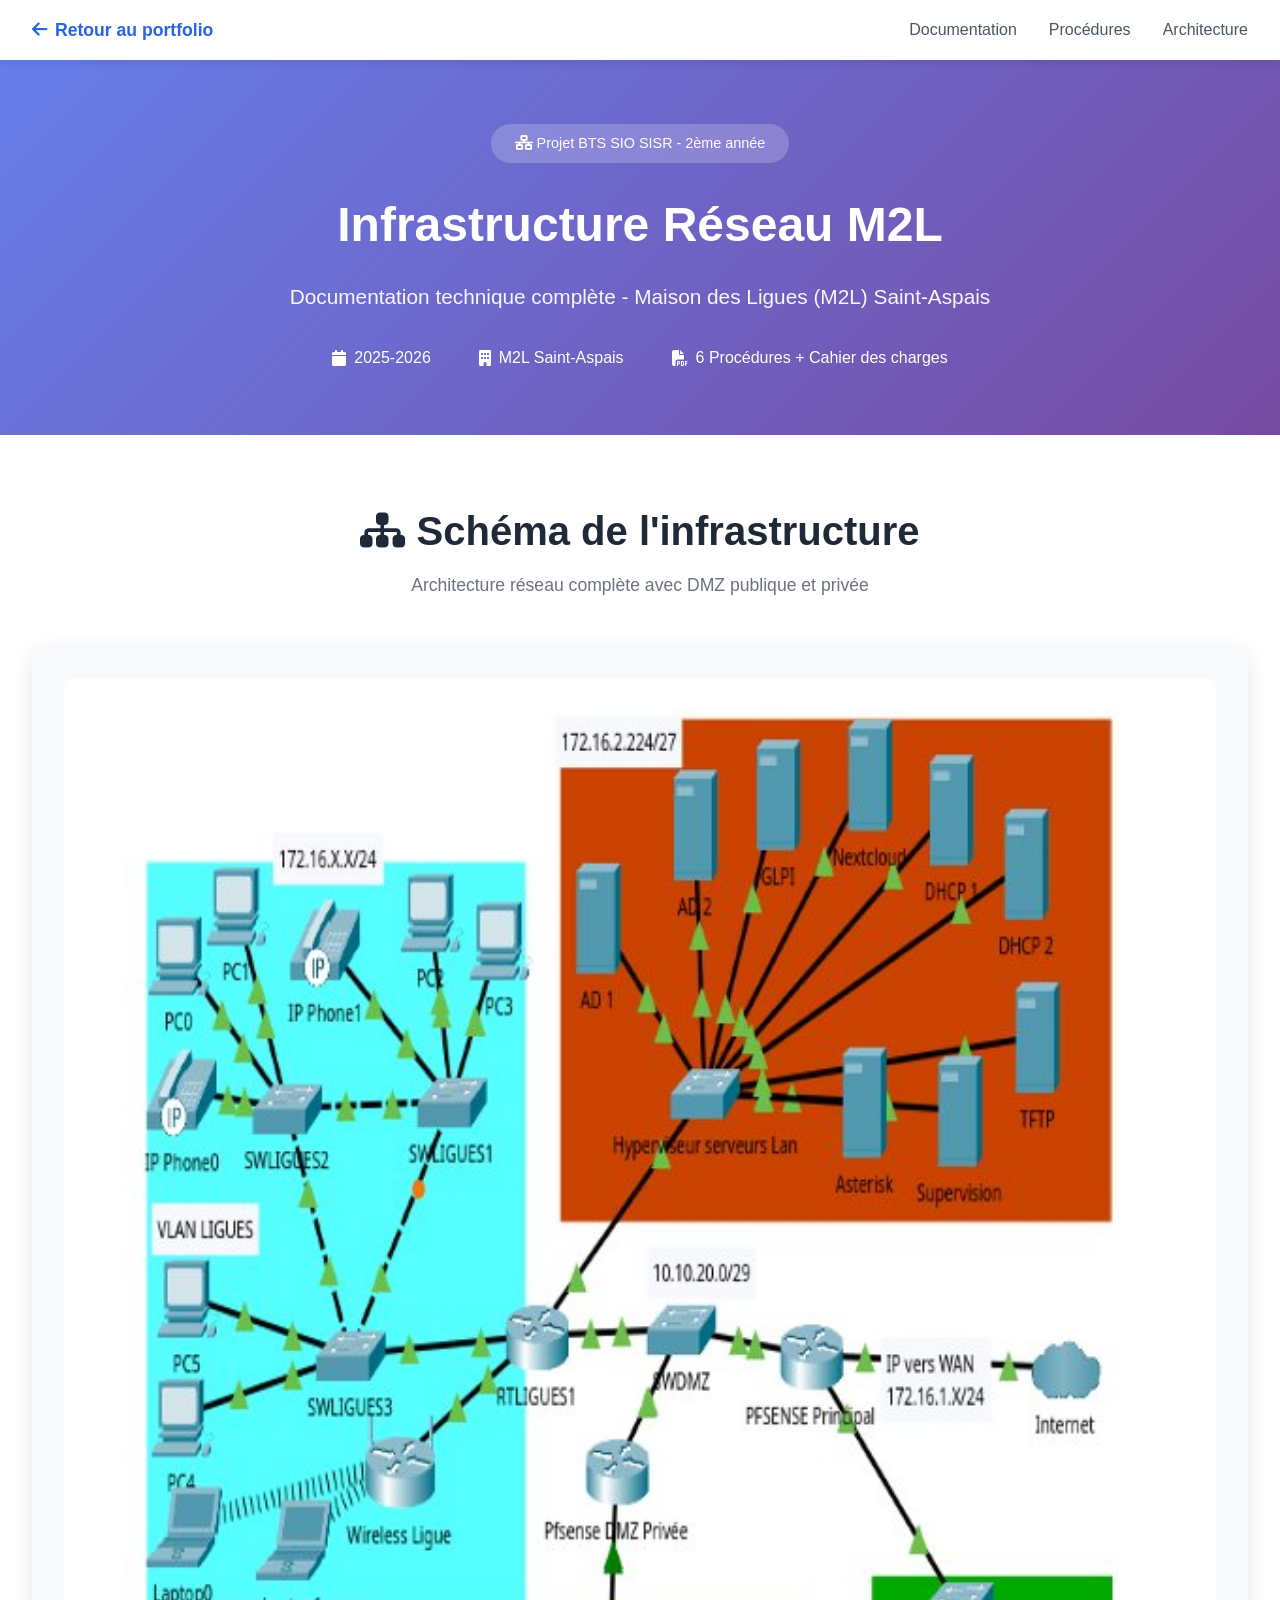
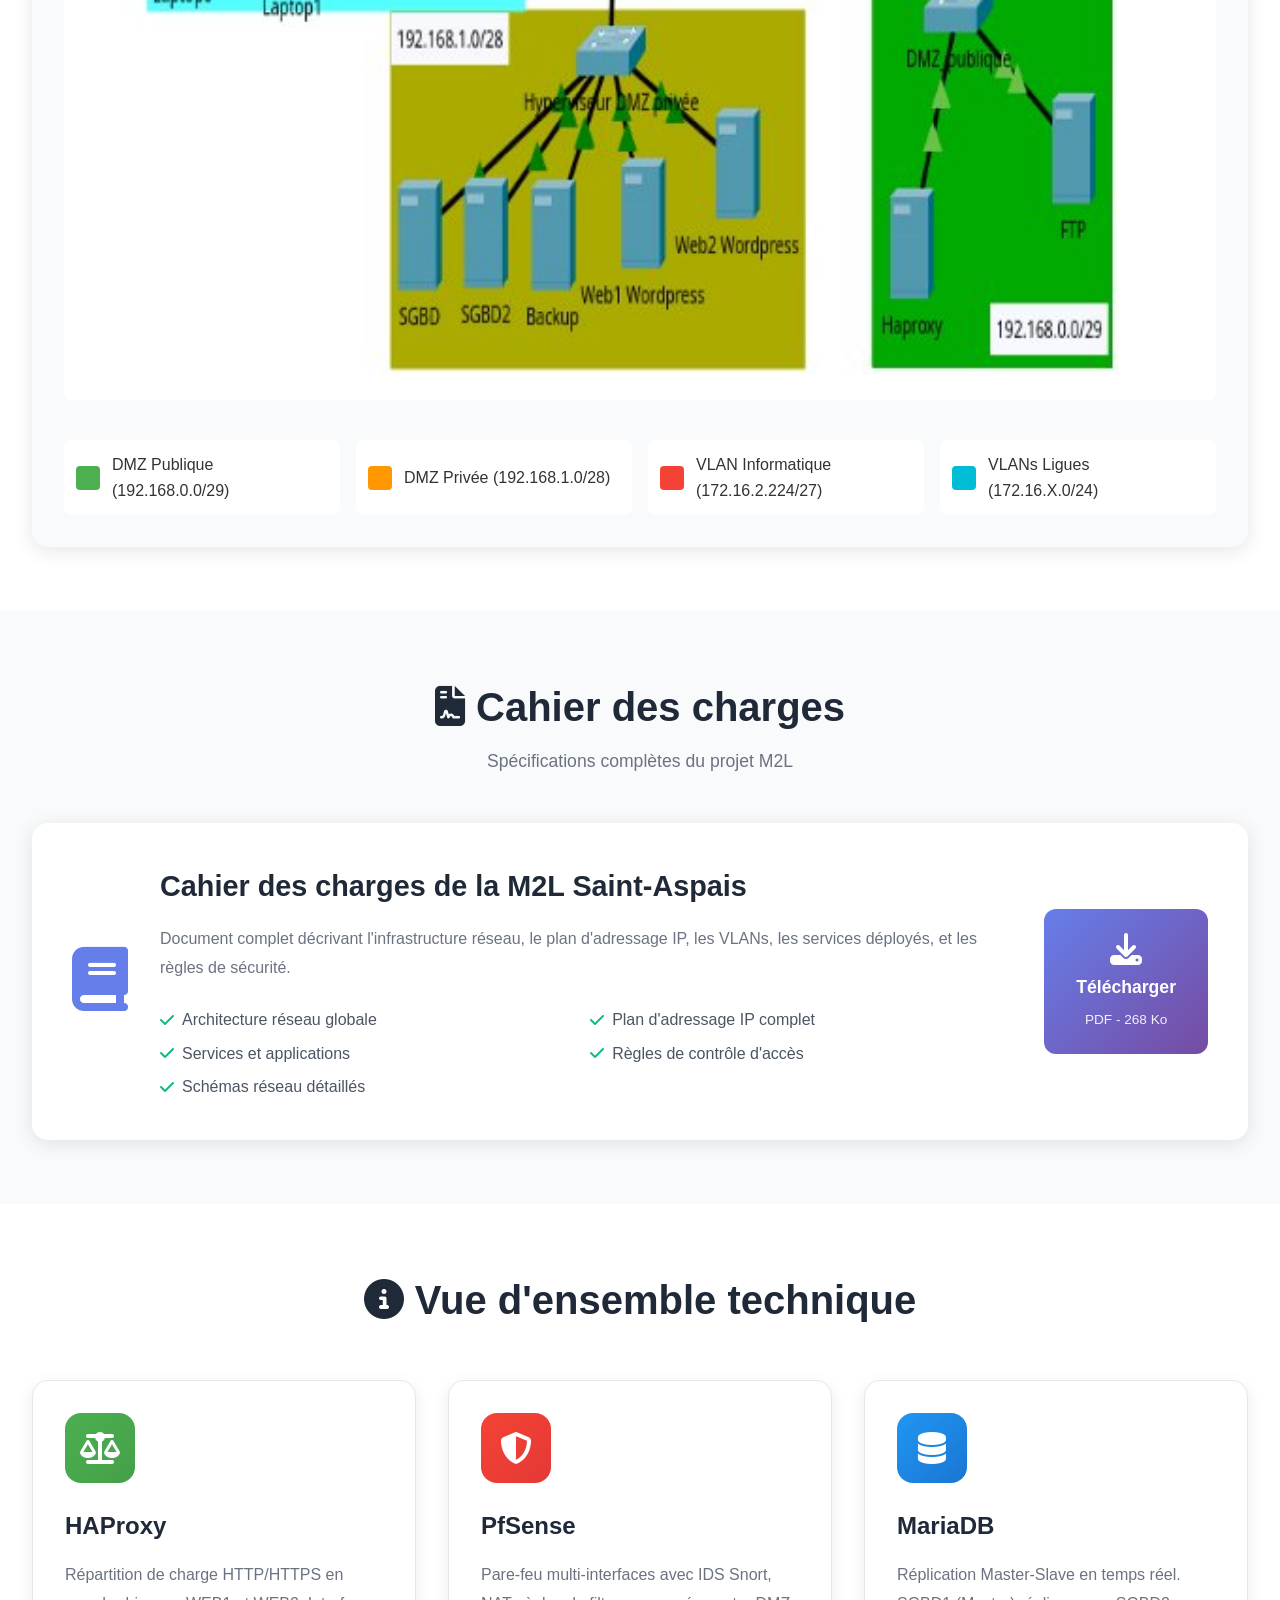
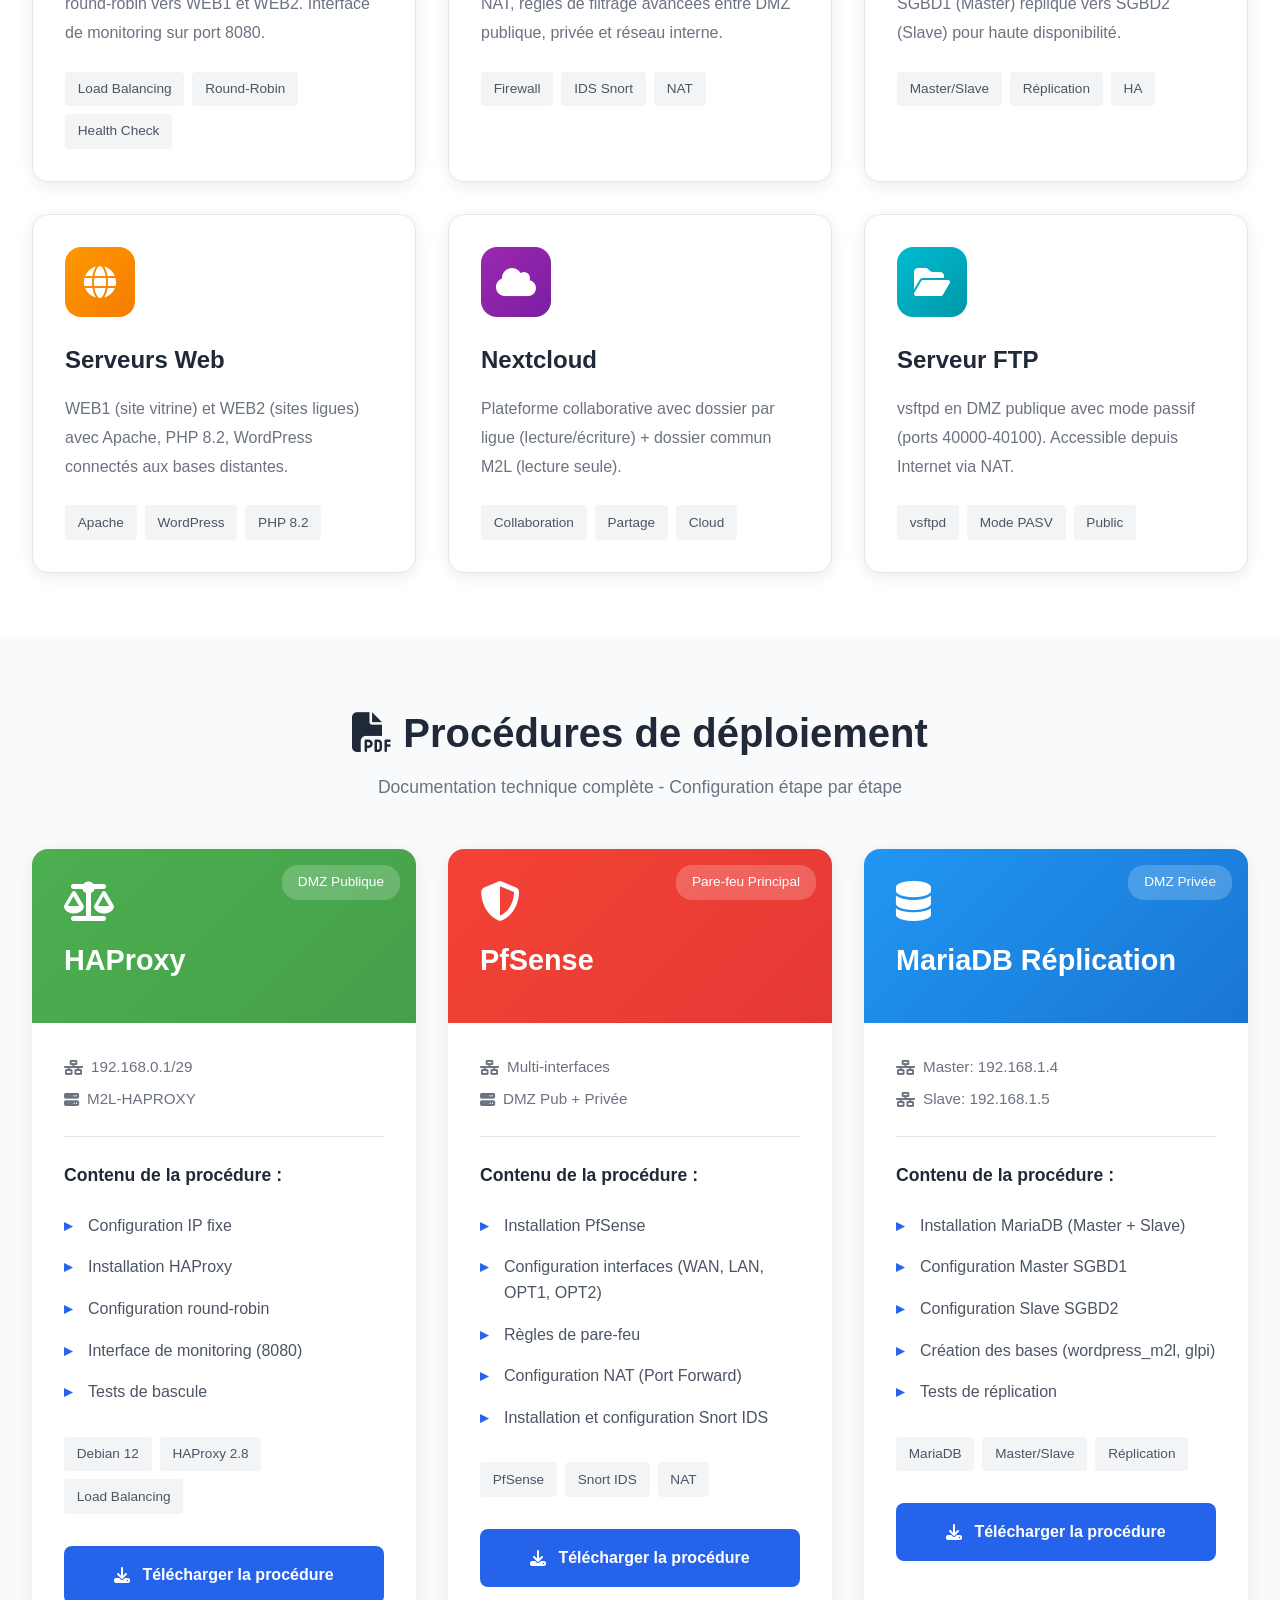
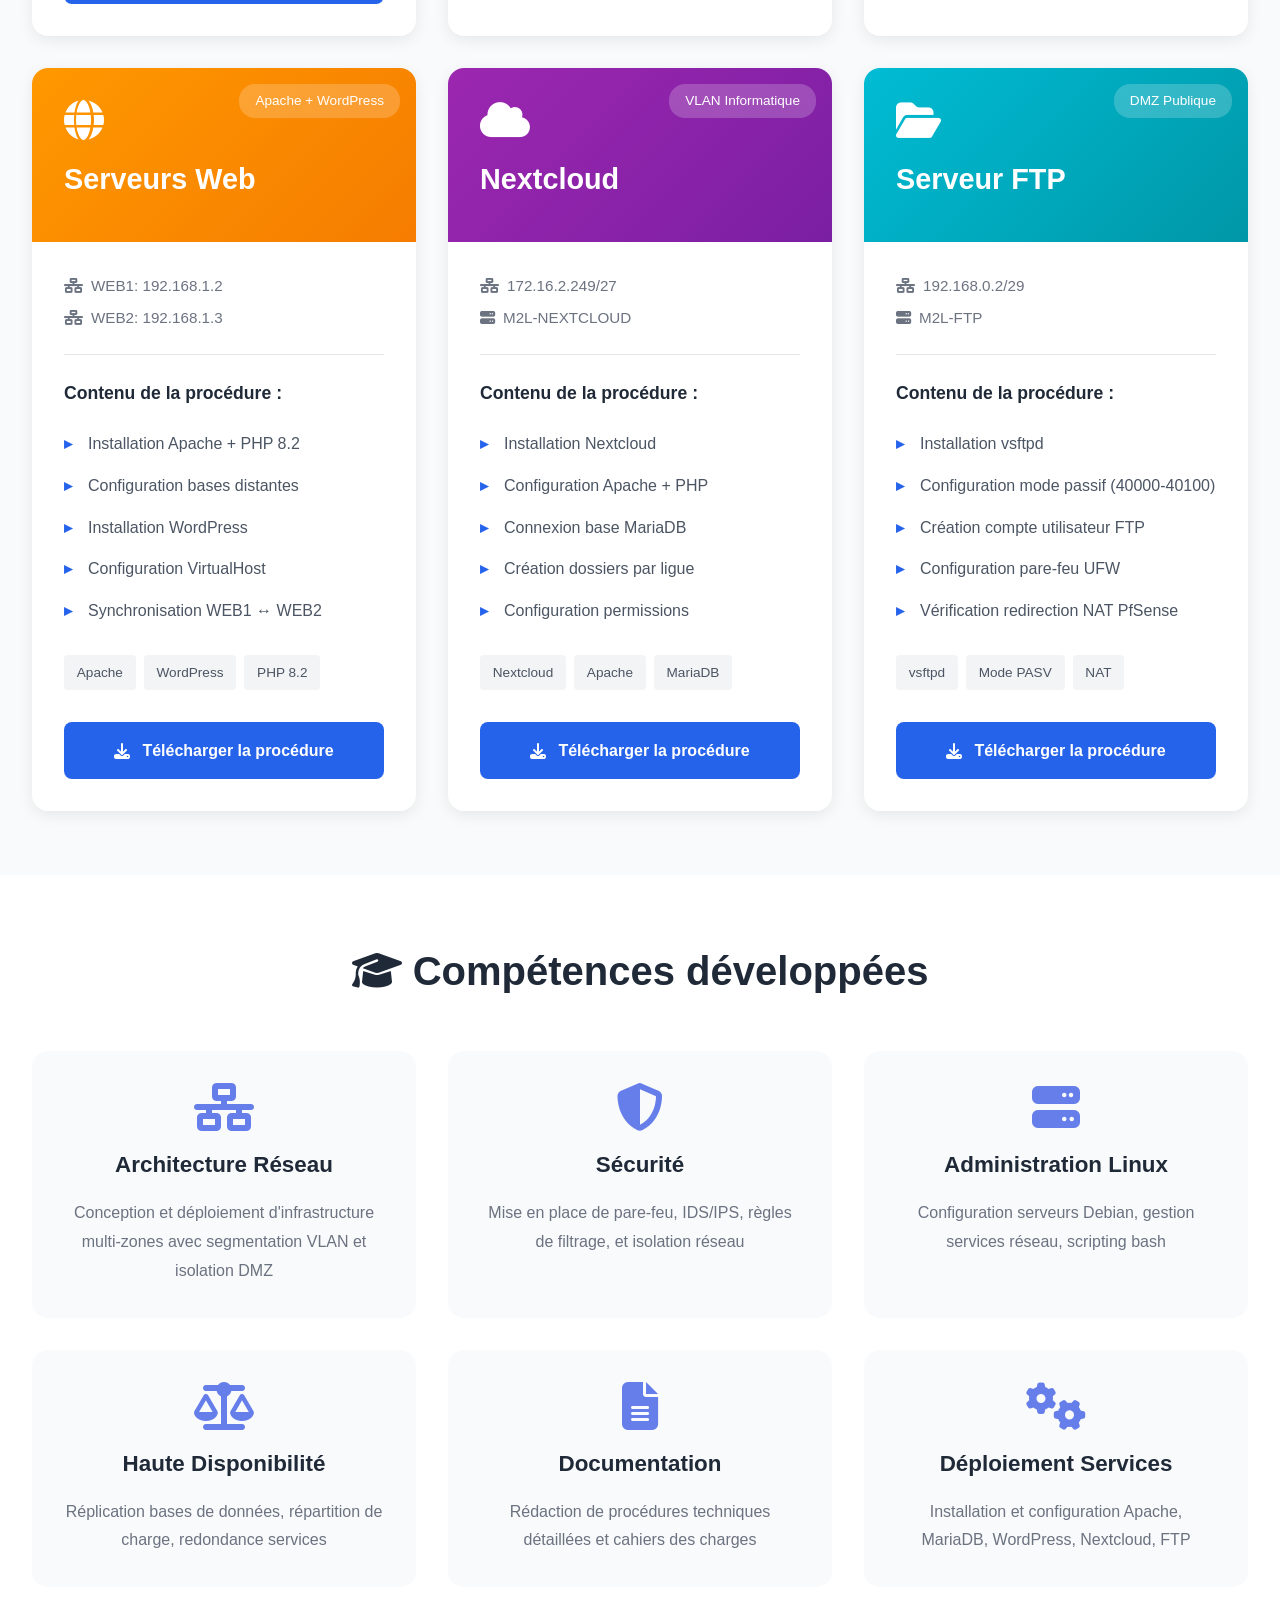
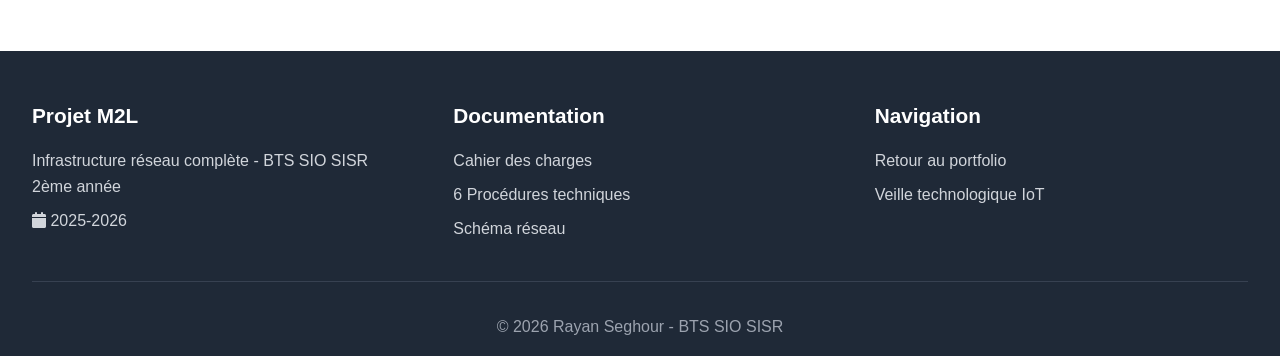
<file: procedures-m2l.html>
<!DOCTYPE html>
<html lang="fr">
<head>
    <meta charset="UTF-8">
    <meta name="viewport" content="width=device-width, initial-scale=1.0">
    <title>Procédures M2L - Rayan Seghour</title>
    <link rel="stylesheet" href="procedures-styles.css">
    <link rel="stylesheet" href="https://cdnjs.cloudflare.com/ajax/libs/font-awesome/6.4.0/css/all.min.css">
</head>
<body>
    <!-- Navigation -->
    <nav class="navbar">
        <div class="nav-container">
            <a href="index.html" class="nav-logo">
                <i class="fas fa-arrow-left"></i> Retour au portfolio
            </a>
            <div class="nav-links">
                <a href="#documentation" class="nav-link">Documentation</a>
                <a href="#procedures" class="nav-link">Procédures</a>
                <a href="#architecture" class="nav-link">Architecture</a>
            </div>
        </div>
    </nav>

    <!-- Header -->
    <header class="project-header">
        <div class="header-content">
            <div class="header-badge">
                <i class="fas fa-network-wired"></i> Projet BTS SIO SISR - 2ème année
            </div>
            <h1 class="project-title">Infrastructure Réseau M2L</h1>
            <p class="project-subtitle">
                Documentation technique complète - Maison des Ligues (M2L) Saint-Aspais
            </p>
            <div class="header-meta">
                <span><i class="fas fa-calendar"></i> 2025-2026</span>
                <span><i class="fas fa-building"></i> M2L Saint-Aspais</span>
                <span><i class="fas fa-file-pdf"></i> 6 Procédures + Cahier des charges</span>
            </div>
        </div>
    </header>

    <!-- Schéma Réseau Section -->
    <section id="architecture" class="schema-section">
        <div class="container">
            <div class="section-header">
                <h2><i class="fas fa-sitemap"></i> Schéma de l'infrastructure</h2>
                <p>Architecture réseau complète avec DMZ publique et privée</p>
            </div>
            <div class="schema-container">
                <img src="Schema_Reseau_M2L.png" alt="Schéma Infrastructure M2L" class="schema-image">
                <div class="schema-legend">
                    <div class="legend-item">
                        <span class="color-box" style="background: #4caf50;"></span>
                        <span>DMZ Publique (192.168.0.0/29)</span>
                    </div>
                    <div class="legend-item">
                        <span class="color-box" style="background: #ff9800;"></span>
                        <span>DMZ Privée (192.168.1.0/28)</span>
                    </div>
                    <div class="legend-item">
                        <span class="color-box" style="background: #f44336;"></span>
                        <span>VLAN Informatique (172.16.2.224/27)</span>
                    </div>
                    <div class="legend-item">
                        <span class="color-box" style="background: #00bcd4;"></span>
                        <span>VLANs Ligues (172.16.X.0/24)</span>
                    </div>
                </div>
            </div>
        </div>
    </section>

    <!-- Cahier des charges -->
    <section id="documentation" class="cahier-section">
        <div class="container">
            <div class="section-header">
                <h2><i class="fas fa-file-contract"></i> Cahier des charges</h2>
                <p>Spécifications complètes du projet M2L</p>
            </div>
            <div class="cahier-card">
                <div class="cahier-icon">
                    <i class="fas fa-book"></i>
                </div>
                <div class="cahier-content">
                    <h3>Cahier des charges de la M2L Saint-Aspais</h3>
                    <p>Document complet décrivant l'infrastructure réseau, le plan d'adressage IP, les VLANs, les services déployés, et les règles de sécurité.</p>
                    <ul class="cahier-specs">
                        <li><i class="fas fa-check"></i> Architecture réseau globale</li>
                        <li><i class="fas fa-check"></i> Plan d'adressage IP complet</li>
                        <li><i class="fas fa-check"></i> Services et applications</li>
                        <li><i class="fas fa-check"></i> Règles de contrôle d'accès</li>
                        <li><i class="fas fa-check"></i> Schémas réseau détaillés</li>
                    </ul>
                </div>
                <div class="cahier-download">
                    <a href="Cahier_des_charges_de_la_M2L_st-Aspais.pdf" target="_blank" class="download-btn-large">
                        <i class="fas fa-download"></i>
                        <span>Télécharger</span>
                        <small>PDF - 268 Ko</small>
                    </a>
                </div>
            </div>
        </div>
    </section>

    <!-- Vue d'ensemble technique -->
    <section class="overview-section">
        <div class="container">
            <div class="section-header">
                <h2><i class="fas fa-info-circle"></i> Vue d'ensemble technique</h2>
            </div>
            <div class="overview-grid">
                <div class="overview-card">
                    <div class="overview-icon" style="background: linear-gradient(135deg, #4caf50 0%, #45a049 100%);">
                        <i class="fas fa-balance-scale"></i>
                    </div>
                    <h3>HAProxy</h3>
                    <p>Répartition de charge HTTP/HTTPS en round-robin vers WEB1 et WEB2. Interface de monitoring sur port 8080.</p>
                    <div class="tech-tags">
                        <span>Load Balancing</span>
                        <span>Round-Robin</span>
                        <span>Health Check</span>
                    </div>
                </div>

                <div class="overview-card">
                    <div class="overview-icon" style="background: linear-gradient(135deg, #f44336 0%, #e53935 100%);">
                        <i class="fas fa-shield-alt"></i>
                    </div>
                    <h3>PfSense</h3>
                    <p>Pare-feu multi-interfaces avec IDS Snort, NAT, règles de filtrage avancées entre DMZ publique, privée et réseau interne.</p>
                    <div class="tech-tags">
                        <span>Firewall</span>
                        <span>IDS Snort</span>
                        <span>NAT</span>
                    </div>
                </div>

                <div class="overview-card">
                    <div class="overview-icon" style="background: linear-gradient(135deg, #2196f3 0%, #1976d2 100%);">
                        <i class="fas fa-database"></i>
                    </div>
                    <h3>MariaDB</h3>
                    <p>Réplication Master-Slave en temps réel. SGBD1 (Master) réplique vers SGBD2 (Slave) pour haute disponibilité.</p>
                    <div class="tech-tags">
                        <span>Master/Slave</span>
                        <span>Réplication</span>
                        <span>HA</span>
                    </div>
                </div>

                <div class="overview-card">
                    <div class="overview-icon" style="background: linear-gradient(135deg, #ff9800 0%, #f57c00 100%);">
                        <i class="fas fa-globe"></i>
                    </div>
                    <h3>Serveurs Web</h3>
                    <p>WEB1 (site vitrine) et WEB2 (sites ligues) avec Apache, PHP 8.2, WordPress connectés aux bases distantes.</p>
                    <div class="tech-tags">
                        <span>Apache</span>
                        <span>WordPress</span>
                        <span>PHP 8.2</span>
                    </div>
                </div>

                <div class="overview-card">
                    <div class="overview-icon" style="background: linear-gradient(135deg, #9c27b0 0%, #7b1fa2 100%);">
                        <i class="fas fa-cloud"></i>
                    </div>
                    <h3>Nextcloud</h3>
                    <p>Plateforme collaborative avec dossier par ligue (lecture/écriture) + dossier commun M2L (lecture seule).</p>
                    <div class="tech-tags">
                        <span>Collaboration</span>
                        <span>Partage</span>
                        <span>Cloud</span>
                    </div>
                </div>

                <div class="overview-card">
                    <div class="overview-icon" style="background: linear-gradient(135deg, #00bcd4 0%, #0097a7 100%);">
                        <i class="fas fa-folder-open"></i>
                    </div>
                    <h3>Serveur FTP</h3>
                    <p>vsftpd en DMZ publique avec mode passif (ports 40000-40100). Accessible depuis Internet via NAT.</p>
                    <div class="tech-tags">
                        <span>vsftpd</span>
                        <span>Mode PASV</span>
                        <span>Public</span>
                    </div>
                </div>
            </div>
        </div>
    </section>

    <!-- Procédures Section -->
    <section id="procedures" class="procedures-section">
        <div class="container">
            <div class="section-header">
                <h2><i class="fas fa-file-pdf"></i> Procédures de déploiement</h2>
                <p>Documentation technique complète - Configuration étape par étape</p>
            </div>

            <div class="procedures-grid">
                <!-- HAProxy -->
                <div class="procedure-card">
                    <div class="procedure-header" style="background: linear-gradient(135deg, #4caf50 0%, #45a049 100%);">
                        <i class="fas fa-balance-scale"></i>
                        <h3>HAProxy</h3>
                        <span class="procedure-badge">DMZ Publique</span>
                    </div>
                    <div class="procedure-body">
                        <div class="procedure-info">
                            <span><i class="fas fa-network-wired"></i> 192.168.0.1/29</span>
                            <span><i class="fas fa-server"></i> M2L-HAPROXY</span>
                        </div>
                        <h4>Contenu de la procédure :</h4>
                        <ul class="procedure-steps">
                            <li>Configuration IP fixe</li>
                            <li>Installation HAProxy</li>
                            <li>Configuration round-robin</li>
                            <li>Interface de monitoring (8080)</li>
                            <li>Tests de bascule</li>
                        </ul>
                        <div class="procedure-tech">
                            <span>Debian 12</span>
                            <span>HAProxy 2.8</span>
                            <span>Load Balancing</span>
                        </div>
                    </div>
                    <div class="procedure-footer">
                        <a href="Procedure_HAProxy.pdf" target="_blank" class="procedure-btn">
                            <i class="fas fa-download"></i> Télécharger la procédure
                        </a>
                    </div>
                </div>

                <!-- PfSense -->
                <div class="procedure-card">
                    <div class="procedure-header" style="background: linear-gradient(135deg, #f44336 0%, #e53935 100%);">
                        <i class="fas fa-shield-alt"></i>
                        <h3>PfSense</h3>
                        <span class="procedure-badge">Pare-feu Principal</span>
                    </div>
                    <div class="procedure-body">
                        <div class="procedure-info">
                            <span><i class="fas fa-network-wired"></i> Multi-interfaces</span>
                            <span><i class="fas fa-server"></i> DMZ Pub + Privée</span>
                        </div>
                        <h4>Contenu de la procédure :</h4>
                        <ul class="procedure-steps">
                            <li>Installation PfSense</li>
                            <li>Configuration interfaces (WAN, LAN, OPT1, OPT2)</li>
                            <li>Règles de pare-feu</li>
                            <li>Configuration NAT (Port Forward)</li>
                            <li>Installation et configuration Snort IDS</li>
                        </ul>
                        <div class="procedure-tech">
                            <span>PfSense</span>
                            <span>Snort IDS</span>
                            <span>NAT</span>
                        </div>
                    </div>
                    <div class="procedure-footer">
                        <a href="Procedure_PfSense.pdf" target="_blank" class="procedure-btn">
                            <i class="fas fa-download"></i> Télécharger la procédure
                        </a>
                    </div>
                </div>

                <!-- MariaDB -->
                <div class="procedure-card">
                    <div class="procedure-header" style="background: linear-gradient(135deg, #2196f3 0%, #1976d2 100%);">
                        <i class="fas fa-database"></i>
                        <h3>MariaDB Réplication</h3>
                        <span class="procedure-badge">DMZ Privée</span>
                    </div>
                    <div class="procedure-body">
                        <div class="procedure-info">
                            <span><i class="fas fa-network-wired"></i> Master: 192.168.1.4</span>
                            <span><i class="fas fa-network-wired"></i> Slave: 192.168.1.5</span>
                        </div>
                        <h4>Contenu de la procédure :</h4>
                        <ul class="procedure-steps">
                            <li>Installation MariaDB (Master + Slave)</li>
                            <li>Configuration Master SGBD1</li>
                            <li>Configuration Slave SGBD2</li>
                            <li>Création des bases (wordpress_m2l, glpi)</li>
                            <li>Tests de réplication</li>
                        </ul>
                        <div class="procedure-tech">
                            <span>MariaDB</span>
                            <span>Master/Slave</span>
                            <span>Réplication</span>
                        </div>
                    </div>
                    <div class="procedure-footer">
                        <a href="Procedure_MariaDB_Replication.pdf" target="_blank" class="procedure-btn">
                            <i class="fas fa-download"></i> Télécharger la procédure
                        </a>
                    </div>
                </div>

                <!-- Serveurs Web -->
                <div class="procedure-card">
                    <div class="procedure-header" style="background: linear-gradient(135deg, #ff9800 0%, #f57c00 100%);">
                        <i class="fas fa-globe"></i>
                        <h3>Serveurs Web</h3>
                        <span class="procedure-badge">Apache + WordPress</span>
                    </div>
                    <div class="procedure-body">
                        <div class="procedure-info">
                            <span><i class="fas fa-network-wired"></i> WEB1: 192.168.1.2</span>
                            <span><i class="fas fa-network-wired"></i> WEB2: 192.168.1.3</span>
                        </div>
                        <h4>Contenu de la procédure :</h4>
                        <ul class="procedure-steps">
                            <li>Installation Apache + PHP 8.2</li>
                            <li>Configuration bases distantes</li>
                            <li>Installation WordPress</li>
                            <li>Configuration VirtualHost</li>
                            <li>Synchronisation WEB1 ↔ WEB2</li>
                        </ul>
                        <div class="procedure-tech">
                            <span>Apache</span>
                            <span>WordPress</span>
                            <span>PHP 8.2</span>
                        </div>
                    </div>
                    <div class="procedure-footer">
                        <a href="Procedure_Serveurs_WEB.pdf" target="_blank" class="procedure-btn">
                            <i class="fas fa-download"></i> Télécharger la procédure
                        </a>
                    </div>
                </div>

                <!-- Nextcloud -->
                <div class="procedure-card">
                    <div class="procedure-header" style="background: linear-gradient(135deg, #9c27b0 0%, #7b1fa2 100%);">
                        <i class="fas fa-cloud"></i>
                        <h3>Nextcloud</h3>
                        <span class="procedure-badge">VLAN Informatique</span>
                    </div>
                    <div class="procedure-body">
                        <div class="procedure-info">
                            <span><i class="fas fa-network-wired"></i> 172.16.2.249/27</span>
                            <span><i class="fas fa-server"></i> M2L-NEXTCLOUD</span>
                        </div>
                        <h4>Contenu de la procédure :</h4>
                        <ul class="procedure-steps">
                            <li>Installation Nextcloud</li>
                            <li>Configuration Apache + PHP</li>
                            <li>Connexion base MariaDB</li>
                            <li>Création dossiers par ligue</li>
                            <li>Configuration permissions</li>
                        </ul>
                        <div class="procedure-tech">
                            <span>Nextcloud</span>
                            <span>Apache</span>
                            <span>MariaDB</span>
                        </div>
                    </div>
                    <div class="procedure-footer">
                        <a href="Procedure_Nextcloud.pdf" target="_blank" class="procedure-btn">
                            <i class="fas fa-download"></i> Télécharger la procédure
                        </a>
                    </div>
                </div>

                <!-- FTP -->
                <div class="procedure-card">
                    <div class="procedure-header" style="background: linear-gradient(135deg, #00bcd4 0%, #0097a7 100%);">
                        <i class="fas fa-folder-open"></i>
                        <h3>Serveur FTP</h3>
                        <span class="procedure-badge">DMZ Publique</span>
                    </div>
                    <div class="procedure-body">
                        <div class="procedure-info">
                            <span><i class="fas fa-network-wired"></i> 192.168.0.2/29</span>
                            <span><i class="fas fa-server"></i> M2L-FTP</span>
                        </div>
                        <h4>Contenu de la procédure :</h4>
                        <ul class="procedure-steps">
                            <li>Installation vsftpd</li>
                            <li>Configuration mode passif (40000-40100)</li>
                            <li>Création compte utilisateur FTP</li>
                            <li>Configuration pare-feu UFW</li>
                            <li>Vérification redirection NAT PfSense</li>
                        </ul>
                        <div class="procedure-tech">
                            <span>vsftpd</span>
                            <span>Mode PASV</span>
                            <span>NAT</span>
                        </div>
                    </div>
                    <div class="procedure-footer">
                        <a href="Procedure_FTP_DMZ.pdf" target="_blank" class="procedure-btn">
                            <i class="fas fa-download"></i> Télécharger la procédure
                        </a>
                    </div>
                </div>
            </div>
        </div>
    </section>

    <!-- Compétences Section -->
    <section class="competences-section">
        <div class="container">
            <div class="section-header">
                <h2><i class="fas fa-graduation-cap"></i> Compétences développées</h2>
            </div>
            <div class="competences-grid">
                <div class="competence-item">
                    <i class="fas fa-network-wired"></i>
                    <h3>Architecture Réseau</h3>
                    <p>Conception et déploiement d'infrastructure multi-zones avec segmentation VLAN et isolation DMZ</p>
                </div>
                <div class="competence-item">
                    <i class="fas fa-shield-alt"></i>
                    <h3>Sécurité</h3>
                    <p>Mise en place de pare-feu, IDS/IPS, règles de filtrage, et isolation réseau</p>
                </div>
                <div class="competence-item">
                    <i class="fas fa-server"></i>
                    <h3>Administration Linux</h3>
                    <p>Configuration serveurs Debian, gestion services réseau, scripting bash</p>
                </div>
                <div class="competence-item">
                    <i class="fas fa-balance-scale"></i>
                    <h3>Haute Disponibilité</h3>
                    <p>Réplication bases de données, répartition de charge, redondance services</p>
                </div>
                <div class="competence-item">
                    <i class="fas fa-file-alt"></i>
                    <h3>Documentation</h3>
                    <p>Rédaction de procédures techniques détaillées et cahiers des charges</p>
                </div>
                <div class="competence-item">
                    <i class="fas fa-cogs"></i>
                    <h3>Déploiement Services</h3>
                    <p>Installation et configuration Apache, MariaDB, WordPress, Nextcloud, FTP</p>
                </div>
            </div>
        </div>
    </section>

    <!-- Footer -->
    <footer class="footer">
        <div class="container">
            <div class="footer-content">
                <div class="footer-section">
                    <h3>Projet M2L</h3>
                    <p>Infrastructure réseau complète - BTS SIO SISR 2ème année</p>
                    <p><i class="fas fa-calendar"></i> 2025-2026</p>
                </div>
                <div class="footer-section">
                    <h3>Documentation</h3>
                    <ul>
                        <li><a href="Cahier_des_charges_de_la_M2L_st-Aspais.pdf" target="_blank">Cahier des charges</a></li>
                        <li><a href="#procedures">6 Procédures techniques</a></li>
                        <li><a href="#architecture">Schéma réseau</a></li>
                    </ul>
                </div>
                <div class="footer-section">
                    <h3>Navigation</h3>
                    <ul>
                        <li><a href="index.html">Retour au portfolio</a></li>
                        <li><a href="veille-iot.html">Veille technologique IoT</a></li>
                    </ul>
                </div>
            </div>
            <div class="footer-bottom">
                <p>&copy; 2026 Rayan Seghour - BTS SIO SISR</p>
            </div>
        </div>
    </footer>

    <script>
        // Smooth scroll
        document.querySelectorAll('a[href^="#"]').forEach(anchor => {
            anchor.addEventListener('click', function (e) {
                e.preventDefault();
                const target = document.querySelector(this.getAttribute('href'));
                if (target) {
                    target.scrollIntoView({ behavior: 'smooth', block: 'start' });
                }
            });
        });

        // Scroll animations
        const observerOptions = {
            threshold: 0.1,
            rootMargin: '0px 0px -50px 0px'
        };

        const observer = new IntersectionObserver((entries) => {
            entries.forEach(entry => {
                if (entry.isIntersecting) {
                    entry.target.style.opacity = '1';
                    entry.target.style.transform = 'translateY(0)';
                }
            });
        }, observerOptions);

        document.querySelectorAll('.procedure-card, .overview-card, .competence-item').forEach(el => {
            el.style.opacity = '0';
            el.style.transform = 'translateY(20px)';
            el.style.transition = 'opacity 0.6s ease, transform 0.6s ease';
            observer.observe(el);
        });
    </script>
</body>
</html>
</file>
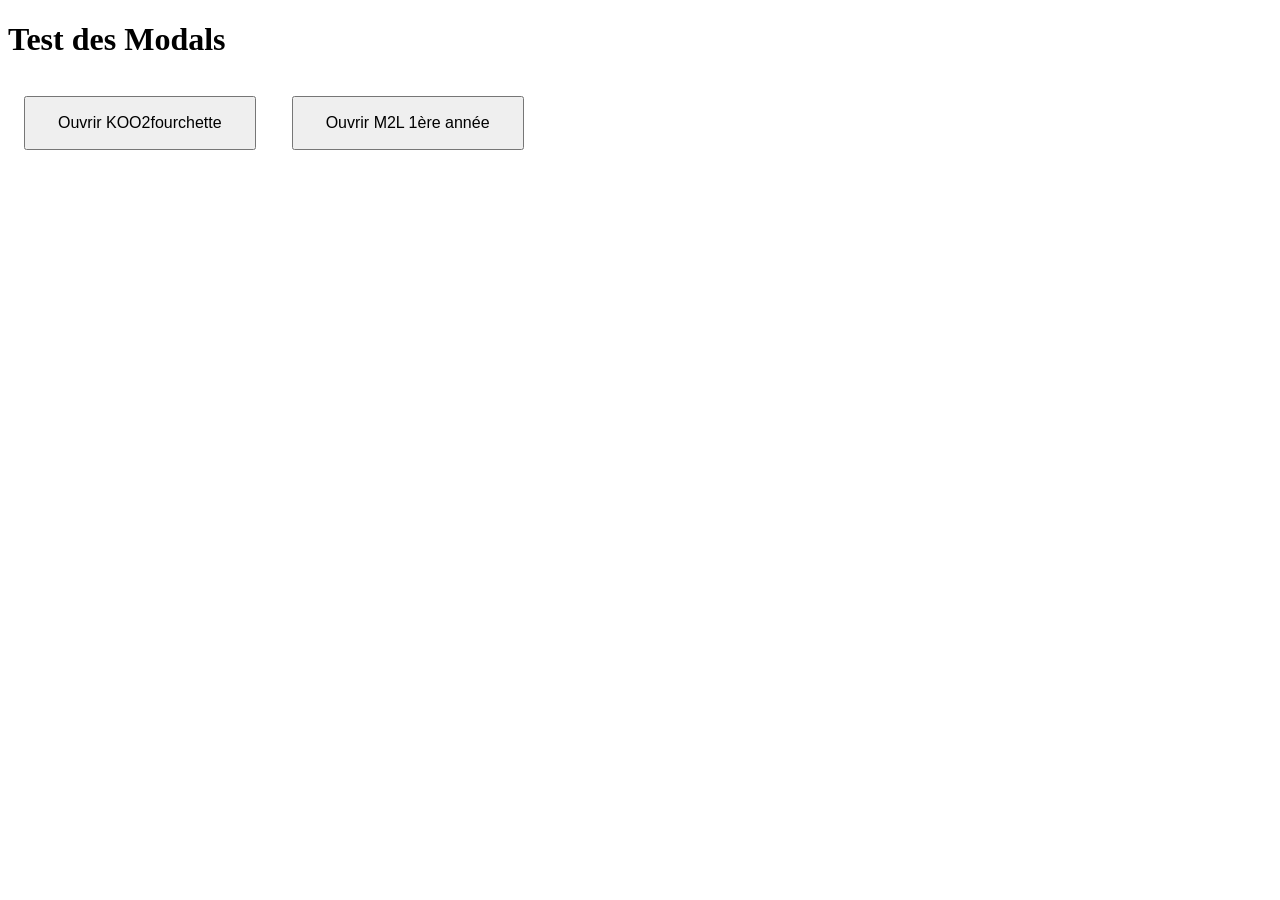
<file: test-modals.html>
<!DOCTYPE html>
<html lang="fr">
<head>
    <meta charset="UTF-8">
    <title>Test Modals</title>
    <style>
        .modal {
            display: none;
            position: fixed;
            top: 0;
            left: 0;
            width: 100%;
            height: 100%;
            background: rgba(0,0,0,0.8);
            z-index: 10000;
        }
        .modal.active {
            display: flex !important;
            align-items: center;
            justify-content: center;
        }
        .modal-content {
            background: white;
            padding: 2rem;
            border-radius: 1rem;
            max-width: 800px;
            width: 90%;
            max-height: 90vh;
            overflow-y: auto;
        }
        .modal-close {
            position: absolute;
            top: 1rem;
            right: 1rem;
            font-size: 2rem;
            cursor: pointer;
            background: none;
            border: none;
        }
        button {
            padding: 1rem 2rem;
            margin: 1rem;
            font-size: 1rem;
            cursor: pointer;
        }
    </style>
</head>
<body>
    <h1>Test des Modals</h1>
    
    <button onclick="openModal('kooModal')">Ouvrir KOO2fourchette</button>
    <button onclick="openModal('infraModal')">Ouvrir M2L 1ère année</button>
    
    <!-- Modal KOO2fourchette -->
    <div id="kooModal" class="modal">
        <div class="modal-content">
            <button class="modal-close" onclick="closeModal('kooModal')">&times;</button>
            <h2>KOO2fourchette</h2>
            <p>Ceci est le modal de KOO2fourchette</p>
        </div>
    </div>
    
    <!-- Modal M2L 1ère année -->
    <div id="infraModal" class="modal">
        <div class="modal-content">
            <button class="modal-close" onclick="closeModal('infraModal')">&times;</button>
            <h2>M2L - Première année</h2>
            <p>Ceci est le modal de M2L 1ère année</p>
        </div>
    </div>
    
    <script>
        function openModal(modalId) {
            console.log('Opening modal:', modalId);
            const modal = document.getElementById(modalId);
            if (modal) {
                modal.classList.add('active');
                document.body.style.overflow = 'hidden';
            } else {
                console.error('Modal not found:', modalId);
            }
        }
        
        function closeModal(modalId) {
            console.log('Closing modal:', modalId);
            const modal = document.getElementById(modalId);
            if (modal) {
                modal.classList.remove('active');
                document.body.style.overflow = 'auto';
            }
        }
        
        // Fermer avec Escape
        document.addEventListener('keydown', (e) => {
            if (e.key === 'Escape') {
                document.querySelectorAll('.modal.active').forEach(modal => {
                    closeModal(modal.id);
                });
            }
        });
        
        // Fermer en cliquant sur le fond
        document.querySelectorAll('.modal').forEach(modal => {
            modal.addEventListener('click', (e) => {
                if (e.target === modal) {
                    closeModal(modal.id);
                }
            });
        });
    </script>
</body>
</html>
</file>
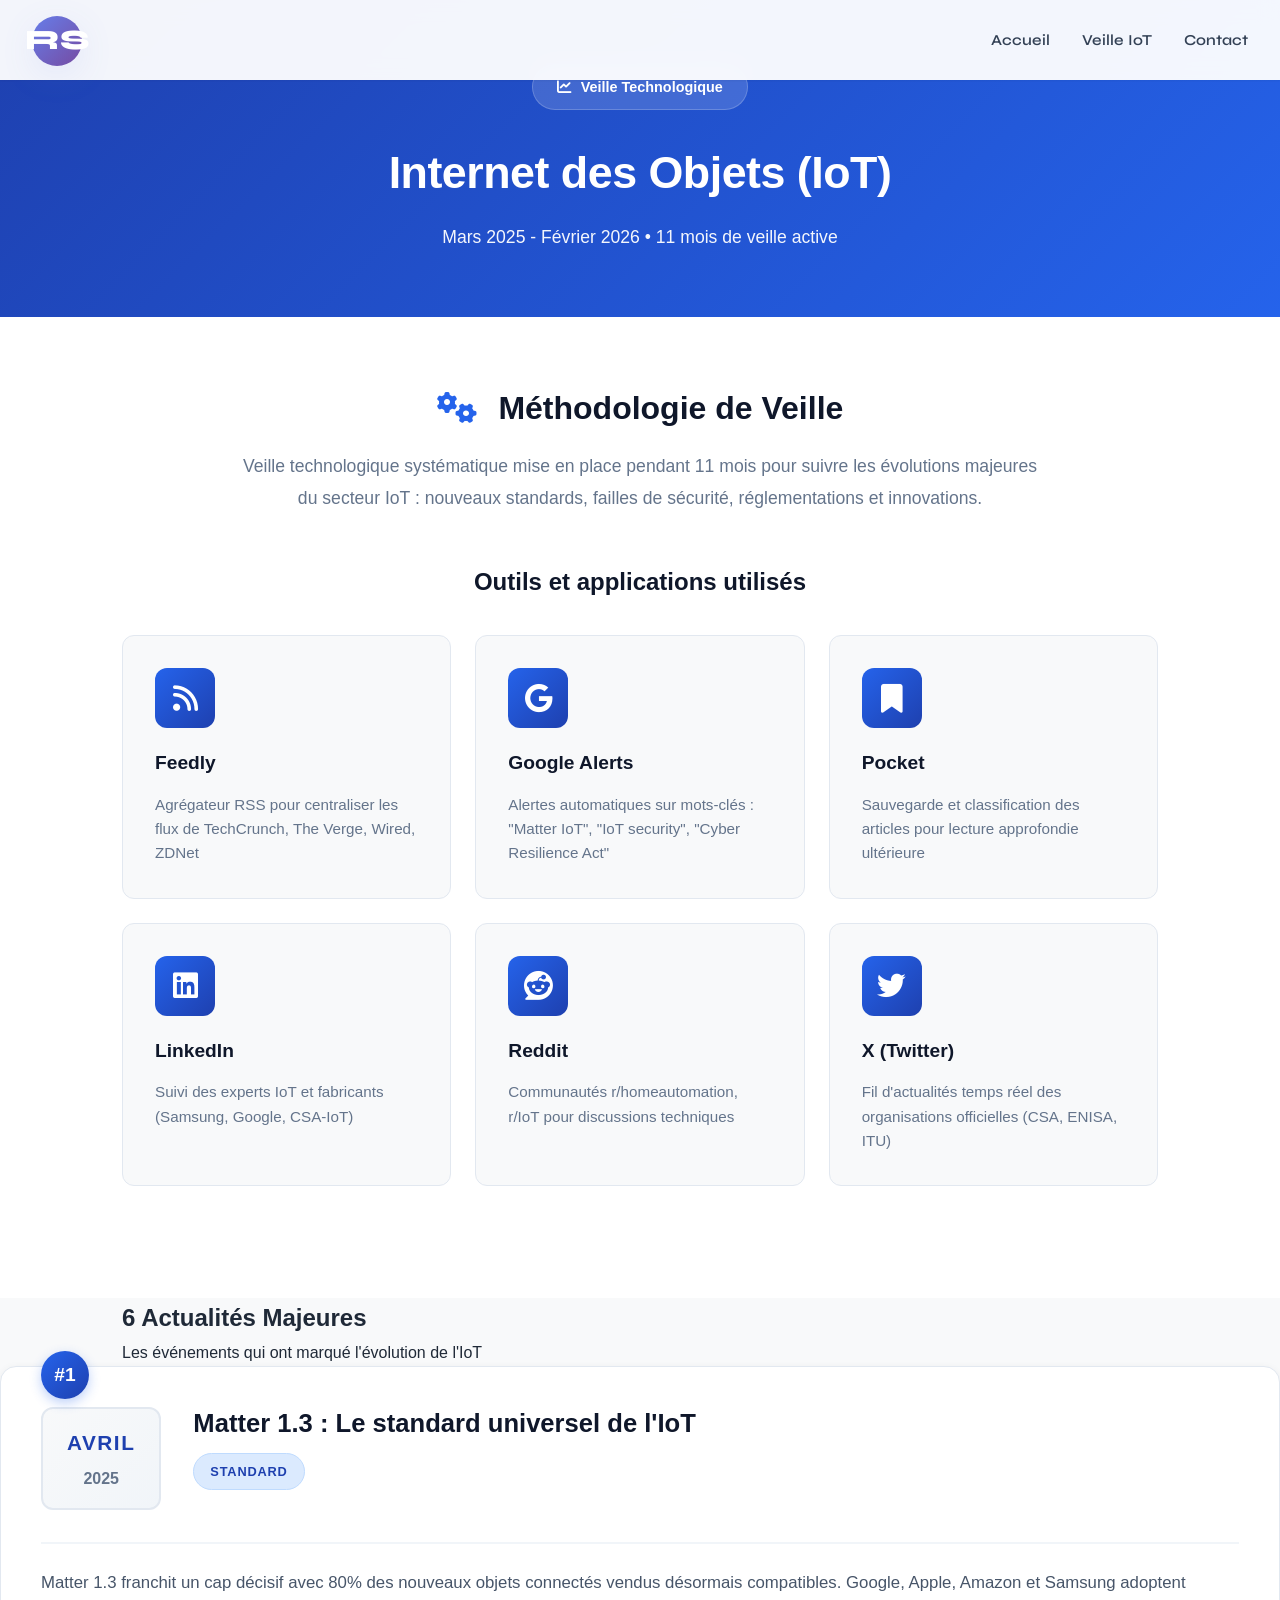
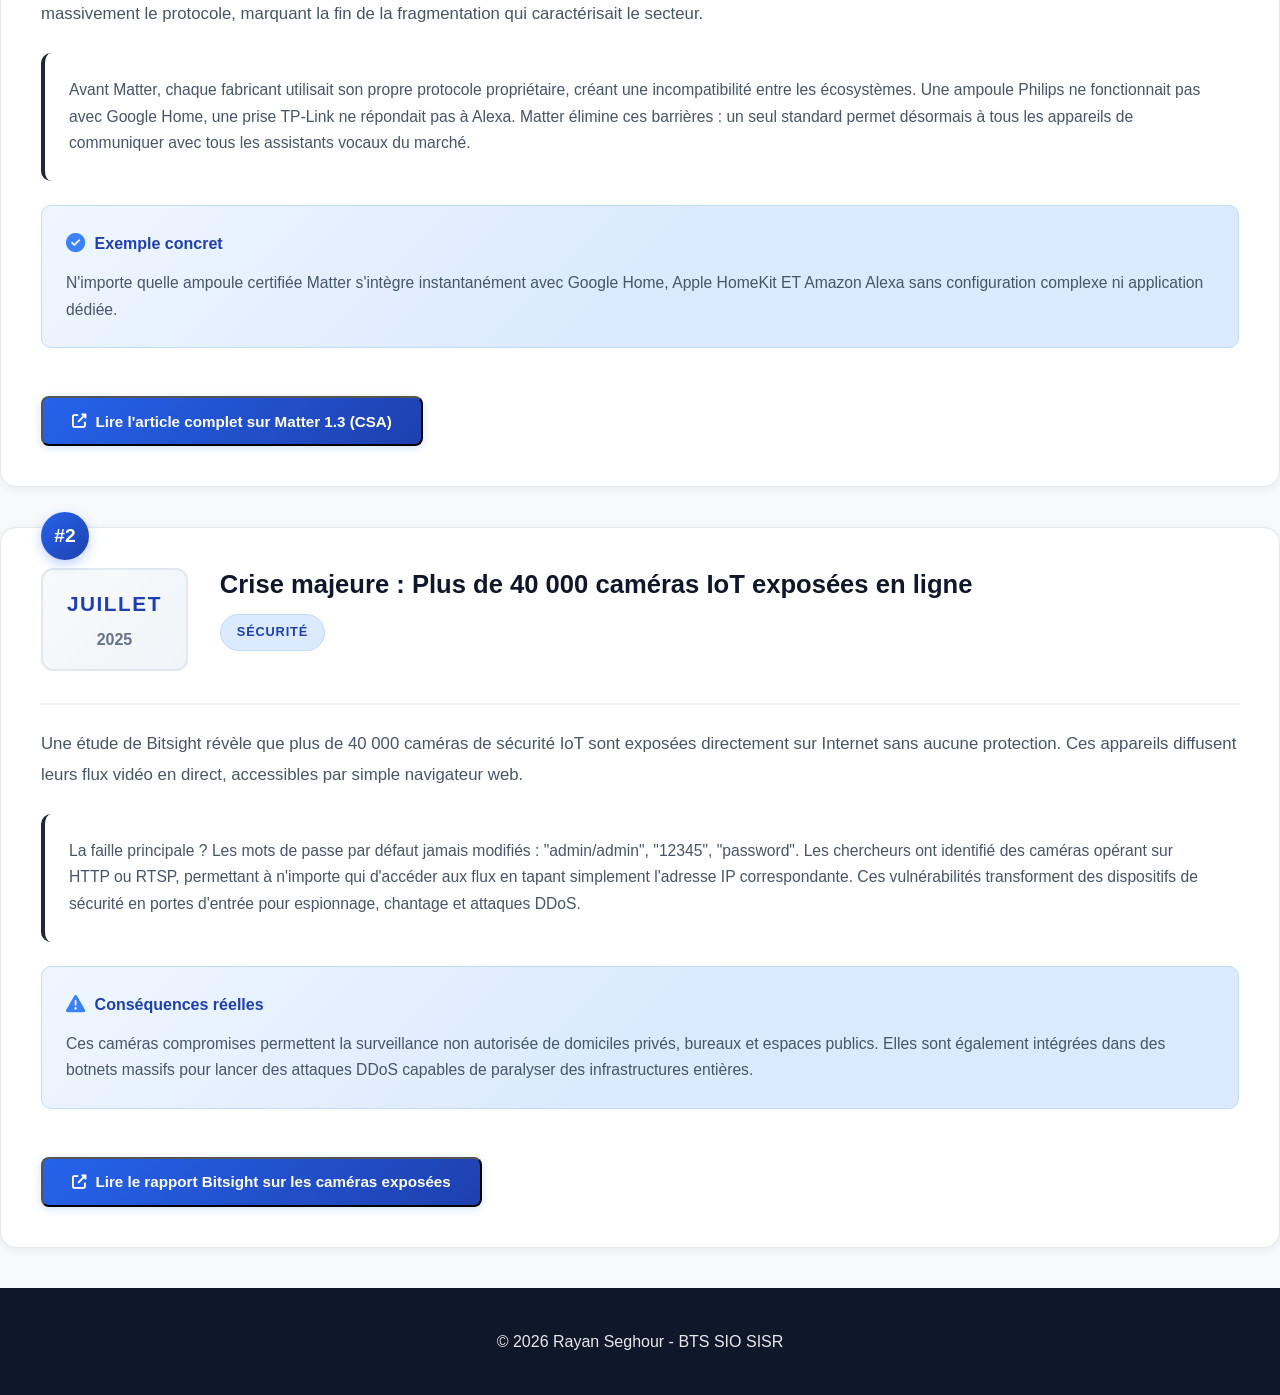
<file: veille-iot-demo.html>
<!DOCTYPE html>
<html lang="fr">
<head>
    <meta charset="UTF-8">
    <meta name="viewport" content="width=device-width, initial-scale=1.0">
    <title>Veille Technologique IoT | Rayan Seghour</title>
    <link rel="stylesheet" href="styles.css">
    <link rel="stylesheet" href="veille-styles.css">
    <link rel="stylesheet" href="https://cdnjs.cloudflare.com/ajax/libs/font-awesome/6.5.1/css/all.min.css">
    <style>
        /* Modal aide source */
        .source-helper-modal {
            display: none;
            position: fixed;
            top: 0;
            left: 0;
            width: 100%;
            height: 100%;
            background: rgba(0, 0, 0, 0.85);
            z-index: 10000;
            align-items: center;
            justify-content: center;
        }

        .source-helper-modal.active {
            display: flex;
        }

        .source-helper-content {
            background: white;
            border-radius: 1.5rem;
            padding: 2.5rem;
            max-width: 700px;
            width: 90%;
            max-height: 80vh;
            overflow-y: auto;
            position: relative;
            box-shadow: 0 20px 60px rgba(0, 0, 0, 0.3);
        }

        .source-helper-header {
            display: flex;
            align-items: center;
            gap: 1rem;
            margin-bottom: 1.5rem;
            padding-bottom: 1.5rem;
            border-bottom: 2px solid #e5e7eb;
        }

        .source-helper-icon {
            width: 60px;
            height: 60px;
            background: linear-gradient(135deg, #667eea 0%, #764ba2 100%);
            border-radius: 1rem;
            display: flex;
            align-items: center;
            justify-content: center;
            color: white;
            font-size: 1.8rem;
        }

        .source-helper-title h3 {
            font-size: 1.5rem;
            color: #1f2937;
            margin: 0;
        }

        .source-helper-title p {
            color: #6b7280;
            margin: 0.25rem 0 0 0;
            font-size: 0.95rem;
        }

        .source-helper-close {
            position: absolute;
            top: 1.5rem;
            right: 1.5rem;
            background: #f3f4f6;
            border: none;
            width: 40px;
            height: 40px;
            border-radius: 50%;
            font-size: 1.5rem;
            cursor: pointer;
            display: flex;
            align-items: center;
            justify-content: center;
            transition: all 0.3s;
        }

        .source-helper-close:hover {
            background: #e5e7eb;
            transform: rotate(90deg);
        }

        .source-section {
            margin-bottom: 2rem;
        }

        .source-section h4 {
            color: #1f2937;
            margin-bottom: 1rem;
            display: flex;
            align-items: center;
            gap: 0.5rem;
        }

        .source-section h4 i {
            color: #667eea;
        }

        .key-quote {
            background: linear-gradient(135deg, #fef3c7 0%, #fde68a 100%);
            border-left: 4px solid #f59e0b;
            padding: 1rem 1.5rem;
            border-radius: 0.5rem;
            margin-bottom: 1rem;
            font-style: italic;
            color: #78350f;
        }

        .search-terms {
            display: flex;
            flex-wrap: wrap;
            gap: 0.5rem;
            margin-top: 1rem;
        }

        .search-term {
            background: #ede9fe;
            color: #5b21b6;
            padding: 0.5rem 1rem;
            border-radius: 2rem;
            font-size: 0.9rem;
            font-weight: 500;
        }

        .oral-tip {
            background: #f0fdf4;
            border: 2px solid #86efac;
            border-radius: 0.75rem;
            padding: 1.25rem;
            margin-top: 1.5rem;
        }

        .oral-tip h4 {
            color: #166534;
            margin: 0 0 0.75rem 0;
            display: flex;
            align-items: center;
            gap: 0.5rem;
        }

        .oral-tip p {
            color: #166534;
            margin: 0;
            line-height: 1.7;
        }

        .source-helper-actions {
            display: flex;
            gap: 1rem;
            margin-top: 2rem;
            padding-top: 1.5rem;
            border-top: 2px solid #e5e7eb;
        }

        .btn-open-source {
            flex: 1;
            background: linear-gradient(135deg, #667eea 0%, #764ba2 100%);
            color: white;
            border: none;
            padding: 1rem 2rem;
            border-radius: 0.75rem;
            font-size: 1.1rem;
            font-weight: 600;
            cursor: pointer;
            display: flex;
            align-items: center;
            justify-content: center;
            gap: 0.75rem;
            transition: transform 0.2s, box-shadow 0.2s;
        }

        .btn-open-source:hover {
            transform: translateY(-2px);
            box-shadow: 0 10px 25px rgba(102, 126, 234, 0.4);
        }

        .btn-cancel {
            padding: 1rem 2rem;
            background: #f3f4f6;
            border: none;
            border-radius: 0.75rem;
            font-size: 1rem;
            cursor: pointer;
            transition: background 0.3s;
        }

        .btn-cancel:hover {
            background: #e5e7eb;
        }
    </style>
</head>
<body class="veille-page">

    <!-- Modal aide source -->
    <div class="source-helper-modal" id="sourceHelperModal">
        <div class="source-helper-content">
            <button class="source-helper-close" onclick="closeSourceHelper()">&times;</button>
            
            <div class="source-helper-header">
                <div class="source-helper-icon">
                    <i class="fas fa-book-open"></i>
                </div>
                <div class="source-helper-title">
                    <h3 id="sourceTitle">Guide de lecture source</h3>
                    <p id="sourceOrg">Organisation source</p>
                </div>
            </div>

            <div class="source-section">
                <h4><i class="fas fa-search"></i> Ce que tu dois chercher dans l'article :</h4>
                <div class="key-quote" id="keyQuote">
                    Citation clé à trouver dans l'article
                </div>
                <div class="search-terms" id="searchTerms">
                    <!-- Les termes de recherche seront ajoutés ici -->
                </div>
            </div>

            <div class="oral-tip">
                <h4><i class="fas fa-microphone"></i> Ce que tu dois dire à l'oral :</h4>
                <p id="oralTip">Conseil pour l'oral</p>
            </div>

            <div class="source-helper-actions">
                <button class="btn-cancel" onclick="closeSourceHelper()">Annuler</button>
                <button class="btn-open-source" onclick="openSourceLink()">
                    <i class="fas fa-external-link-alt"></i>
                    Ouvrir l'article source
                </button>
            </div>
        </div>
    </div>

    <!-- Navigation -->
    <nav class="navbar">
        <div class="nav-container">
            <div class="logo">RS</div>
            <div class="nav-menu" id="nav-menu">
                <a href="index.html" class="nav-link">Accueil</a>
                <a href="veille-iot.html" class="nav-link active">Veille IoT</a>
                <a href="index.html#contact" class="nav-link">Contact</a>
            </div>
            <div class="hamburger" id="hamburger">
                <span class="bar"></span>
                <span class="bar"></span>
                <span class="bar"></span>
            </div>
        </div>
    </nav>

    <!-- Header -->
    <header class="veille-header">
        <div class="container">
            <div class="header-badge">
                <i class="fas fa-chart-line"></i>
                <span>Veille Technologique</span>
            </div>
            <h1>Internet des Objets (IoT)</h1>
            <p class="periode">Mars 2025 - Février 2026 • 11 mois de veille active</p>
        </div>
    </header>

    <!-- Méthodologie -->
    <section class="methodologie">
        <div class="container">
            <h2><i class="fas fa-cogs"></i> Méthodologie de Veille</h2>
            
            <div class="methodo-intro">
                <p>Veille technologique systématique mise en place pendant 11 mois pour suivre les évolutions majeures du secteur IoT : nouveaux standards, failles de sécurité, réglementations et innovations.</p>
            </div>

            <div class="outils-veille">
                <h3>Outils et applications utilisés</h3>
                <div class="outils-grid">
                    <div class="outil-card">
                        <div class="outil-icon">
                            <i class="fas fa-rss"></i>
                        </div>
                        <h4>Feedly</h4>
                        <p>Agrégateur RSS pour centraliser les flux de TechCrunch, The Verge, Wired, ZDNet</p>
                    </div>

                    <div class="outil-card">
                        <div class="outil-icon">
                            <i class="fab fa-google"></i>
                        </div>
                        <h4>Google Alerts</h4>
                        <p>Alertes automatiques sur mots-clés : "Matter IoT", "IoT security", "Cyber Resilience Act"</p>
                    </div>

                    <div class="outil-card">
                        <div class="outil-icon">
                            <i class="fas fa-bookmark"></i>
                        </div>
                        <h4>Pocket</h4>
                        <p>Sauvegarde et classification des articles pour lecture approfondie ultérieure</p>
                    </div>

                    <div class="outil-card">
                        <div class="outil-icon">
                            <i class="fab fa-linkedin"></i>
                        </div>
                        <h4>LinkedIn</h4>
                        <p>Suivi des experts IoT et fabricants (Samsung, Google, CSA-IoT)</p>
                    </div>

                    <div class="outil-card">
                        <div class="outil-icon">
                            <i class="fab fa-reddit"></i>
                        </div>
                        <h4>Reddit</h4>
                        <p>Communautés r/homeautomation, r/IoT pour discussions techniques</p>
                    </div>

                    <div class="outil-card">
                        <div class="outil-icon">
                            <i class="fab fa-twitter"></i>
                        </div>
                        <h4>X (Twitter)</h4>
                        <p>Fil d'actualités temps réel des organisations officielles (CSA, ENISA, ITU)</p>
                    </div>
                </div>
            </div>
        </div>
    </section>

    <!-- Actualités -->
    <main class="actualites">
        <div class="container">
            <h2>6 Actualités Majeures</h2>
            <p>Les événements qui ont marqué l'évolution de l'IoT</p>
        </div>

        <!-- Actualité 1 -->
        <article class="actualite" id="actualite-matter-1-3">
            <div class="actu-numero">#1</div>
            <div class="actu-header">
                <div class="actu-date-card">
                    <span class="date-mois">AVRIL</span>
                    <span class="date-annee">2025</span>
                </div>
                <div class="actu-title-zone">
                    <h3>Matter 1.3 : Le standard universel de l'IoT</h3>
                    <span class="badge-cat">Standard</span>
                </div>
            </div>
            
            <div class="actu-body">
                <p class="actu-intro">
                    Matter 1.3 franchit un cap décisif avec 80% des nouveaux objets connectés vendus désormais compatibles. Google, Apple, Amazon et Samsung adoptent massivement le protocole, marquant la fin de la fragmentation qui caractérisait le secteur.
                </p>
                
                <div class="info-block">
                    <p>Avant Matter, chaque fabricant utilisait son propre protocole propriétaire, créant une incompatibilité entre les écosystèmes. Une ampoule Philips ne fonctionnait pas avec Google Home, une prise TP-Link ne répondait pas à Alexa. Matter élimine ces barrières : un seul standard permet désormais à tous les appareils de communiquer avec tous les assistants vocaux du marché.</p>
                </div>
                
                <div class="info-block exemple">
                    <div class="block-header">
                        <i class="fas fa-check-circle"></i>
                        <strong>Exemple concret</strong>
                    </div>
                    <p>N'importe quelle ampoule certifiée Matter s'intègre instantanément avec Google Home, Apple HomeKit ET Amazon Alexa sans configuration complexe ni application dédiée.</p>
                </div>
                
                <button class="btn-article" onclick="showSourceHelper('matter13', 'https://csa-iot.org/newsroom/matter-1-3-specification-released/')">
                    <i class="fas fa-external-link-alt"></i> Lire l'article complet sur Matter 1.3 (CSA)
                </button>
            </div>
        </article>

        <!-- Actualité 2 -->
        <article class="actualite" id="actualite-cameras">
            <div class="actu-numero">#2</div>
            <div class="actu-header">
                <div class="actu-date-card">
                    <span class="date-mois">JUILLET</span>
                    <span class="date-annee">2025</span>
                </div>
                <div class="actu-title-zone">
                    <h3>Crise majeure : Plus de 40 000 caméras IoT exposées en ligne</h3>
                    <span class="badge-cat">Sécurité</span>
                </div>
            </div>
            
            <div class="actu-body">
                <p class="actu-intro">
                    Une étude de Bitsight révèle que plus de 40 000 caméras de sécurité IoT sont exposées directement sur Internet sans aucune protection. Ces appareils diffusent leurs flux vidéo en direct, accessibles par simple navigateur web.
                </p>
                
                <div class="info-block">
                    <p>La faille principale ? Les mots de passe par défaut jamais modifiés : "admin/admin", "12345", "password". Les chercheurs ont identifié des caméras opérant sur HTTP ou RTSP, permettant à n'importe qui d'accéder aux flux en tapant simplement l'adresse IP correspondante. Ces vulnérabilités transforment des dispositifs de sécurité en portes d'entrée pour espionnage, chantage et attaques DDoS.</p>
                </div>
                
                <div class="info-block exemple">
                    <div class="block-header">
                        <i class="fas fa-exclamation-triangle"></i>
                        <strong>Conséquences réelles</strong>
                    </div>
                    <p>Ces caméras compromises permettent la surveillance non autorisée de domiciles privés, bureaux et espaces publics. Elles sont également intégrées dans des botnets massifs pour lancer des attaques DDoS capables de paralyser des infrastructures entières.</p>
                </div>
                
                <button class="btn-article" onclick="showSourceHelper('cameras', 'https://www.bitsight.com/blog/bitsight-identifies-thousands-of-compromised-security-cameras')">
                    <i class="fas fa-external-link-alt"></i> Lire le rapport Bitsight sur les caméras exposées
                </button>
            </div>
        </article>

        <!-- Reste des actualités... (identique) -->

    </main>

    <!-- Footer -->
    <footer>
        <div class="container">
            <p>&copy; 2026 Rayan Seghour - BTS SIO SISR</p>
        </div>
    </footer>

    <script src="script.js"></script>
    <script>
        let currentSourceUrl = '';

        // Données pour chaque source
        const sourceData = {
            matter13: {
                title: 'Matter 1.3 Specification Released',
                org: 'CSA-IoT (Connectivity Standards Alliance)',
                keyQuote: 'Cherche la section qui parle de "broad industry adoption" et "80% compatibility with new devices". L\'article mentionne également les principaux fabricants (Google, Apple, Amazon, Samsung) qui adoptent le standard.',
                searchTerms: ['Matter 1.3', 'industry adoption', '80%', 'Google', 'Apple', 'Amazon', 'Samsung', 'interoperability'],
                oralTip: 'Pour l\'oral, cite : "Selon la CSA, Matter 1.3 atteint 80% de compatibilité avec les nouveaux objets connectés, avec l\'adoption massive des 4 géants : Google, Apple, Amazon et Samsung."'
            },
            cameras: {
                title: 'Thousands of Compromised Security Cameras',
                org: 'Bitsight (Cybersecurity Analytics)',
                keyQuote: 'Cherche les sections sur "default passwords", "40,000+ exposed cameras" et "HTTP/RTSP protocols". L\'article détaille comment les caméras avec des mots de passe par défaut sont compromises.',
                searchTerms: ['40000', 'default passwords', 'admin/admin', 'HTTP', 'RTSP', 'botnet', 'DDoS'],
                oralTip: 'Pour l\'oral, cite : "L\'étude Bitsight révèle que 40 000+ caméras IoT sont exposées avec des mots de passe par défaut comme admin/admin, permettant l\'accès non autorisé et leur intégration dans des botnets pour attaques DDoS."'
            }
        };

        function showSourceHelper(sourceId, url) {
            const data = sourceData[sourceId];
            if (!data) {
                window.open(url, '_blank');
                return;
            }

            currentSourceUrl = url;

            // Remplir le modal avec les données
            document.getElementById('sourceTitle').textContent = data.title;
            document.getElementById('sourceOrg').textContent = data.org;
            document.getElementById('keyQuote').textContent = data.keyQuote;
            document.getElementById('oralTip').textContent = data.oralTip;

            // Ajouter les termes de recherche
            const searchTermsContainer = document.getElementById('searchTerms');
            searchTermsContainer.innerHTML = '';
            data.searchTerms.forEach(term => {
                const span = document.createElement('span');
                span.className = 'search-term';
                span.textContent = term;
                searchTermsContainer.appendChild(span);
            });

            // Afficher le modal
            document.getElementById('sourceHelperModal').classList.add('active');
        }

        function closeSourceHelper() {
            document.getElementById('sourceHelperModal').classList.remove('active');
            currentSourceUrl = '';
        }

        function openSourceLink() {
            if (currentSourceUrl) {
                window.open(currentSourceUrl, '_blank');
                closeSourceHelper();
            }
        }

        // Fermer avec Escape
        document.addEventListener('keydown', (e) => {
            if (e.key === 'Escape') {
                closeSourceHelper();
            }
        });

        // Fermer en cliquant sur le fond
        document.getElementById('sourceHelperModal').addEventListener('click', (e) => {
            if (e.target.id === 'sourceHelperModal') {
                closeSourceHelper();
            }
        });
    </script>
</body>
</html>
</file>
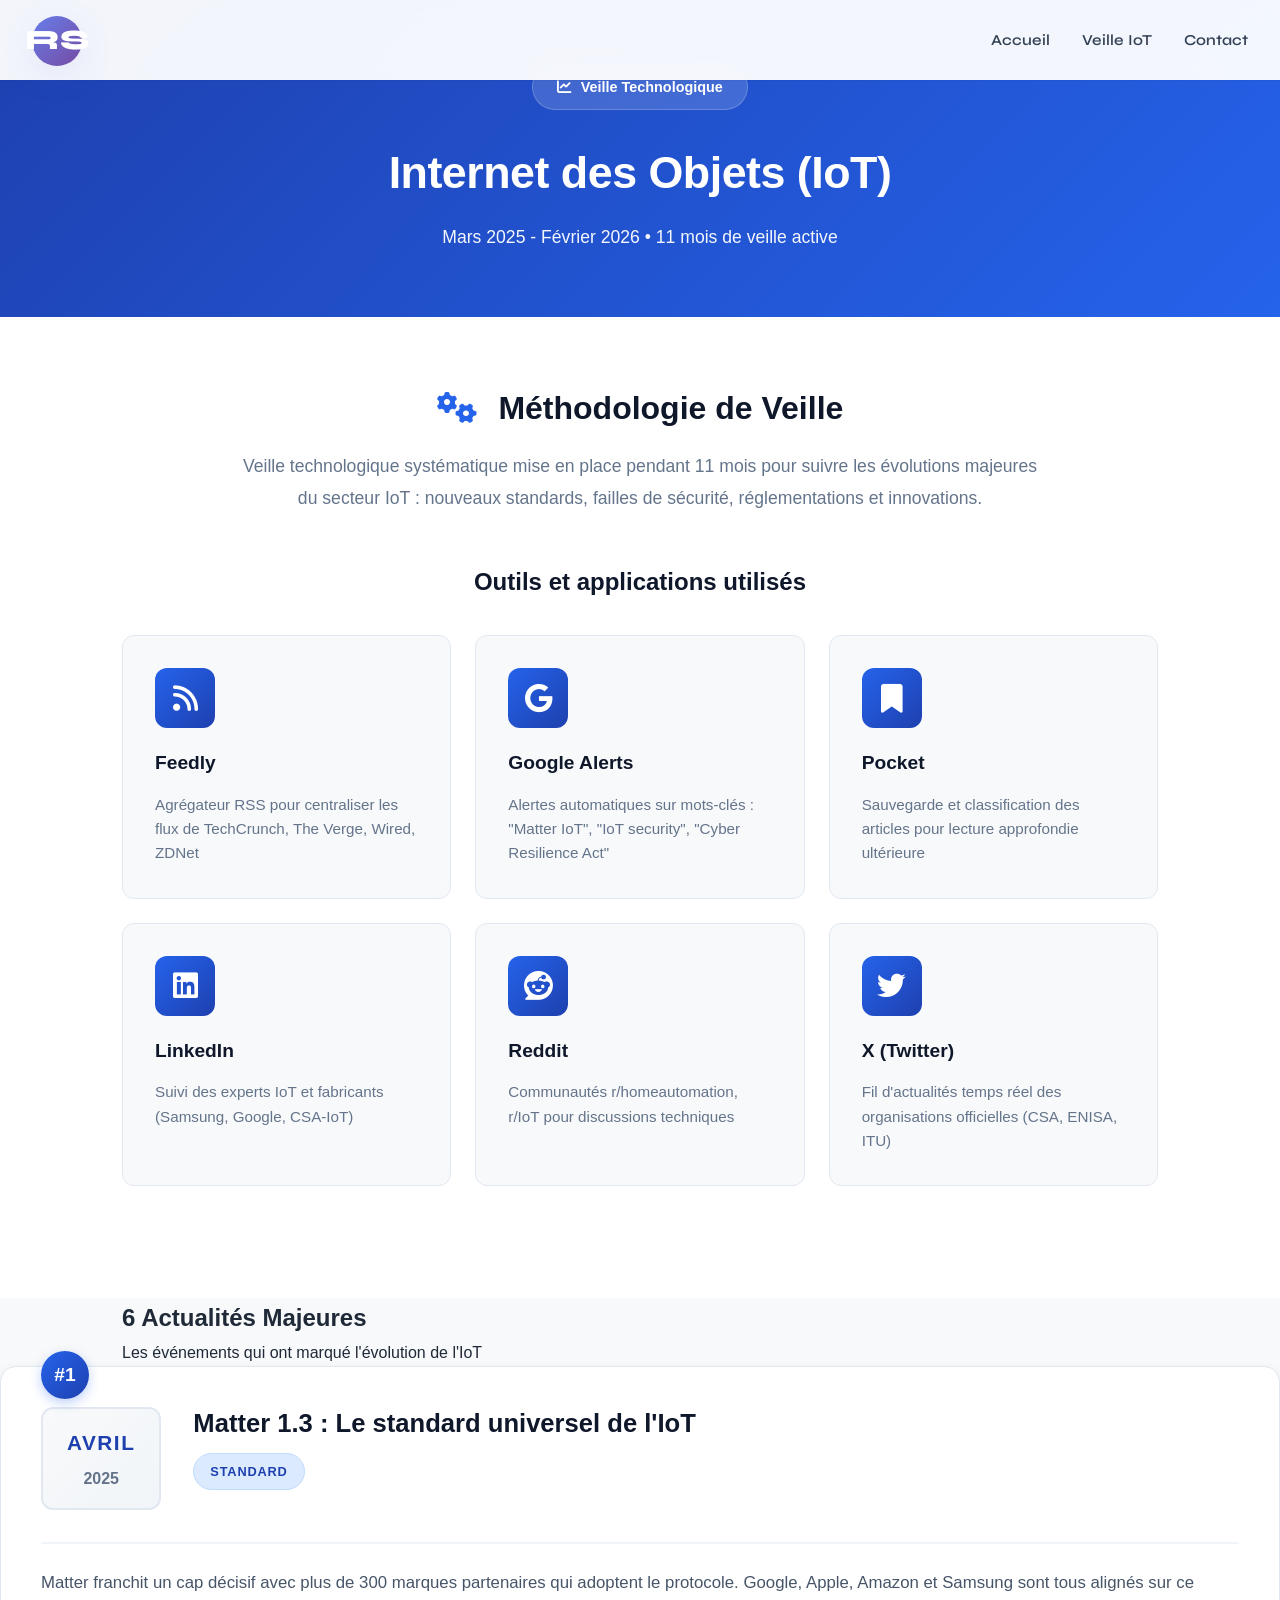
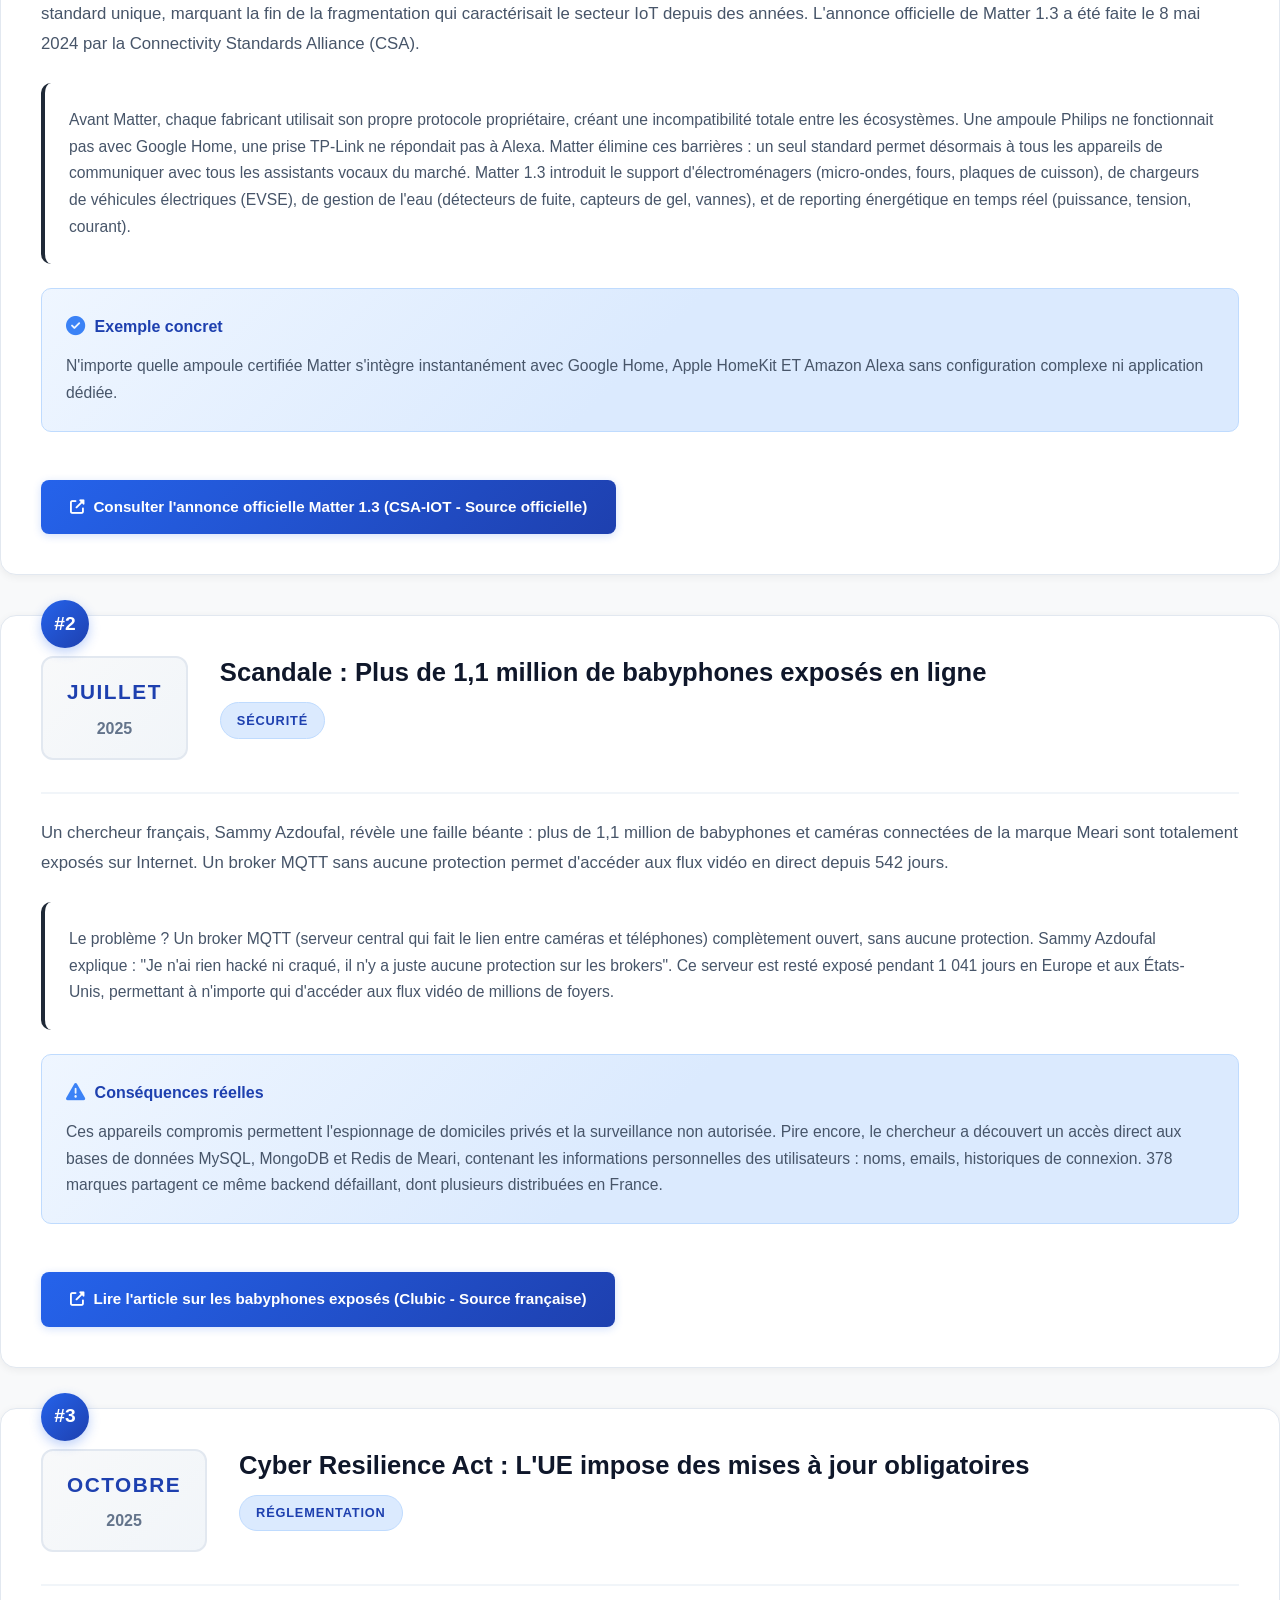
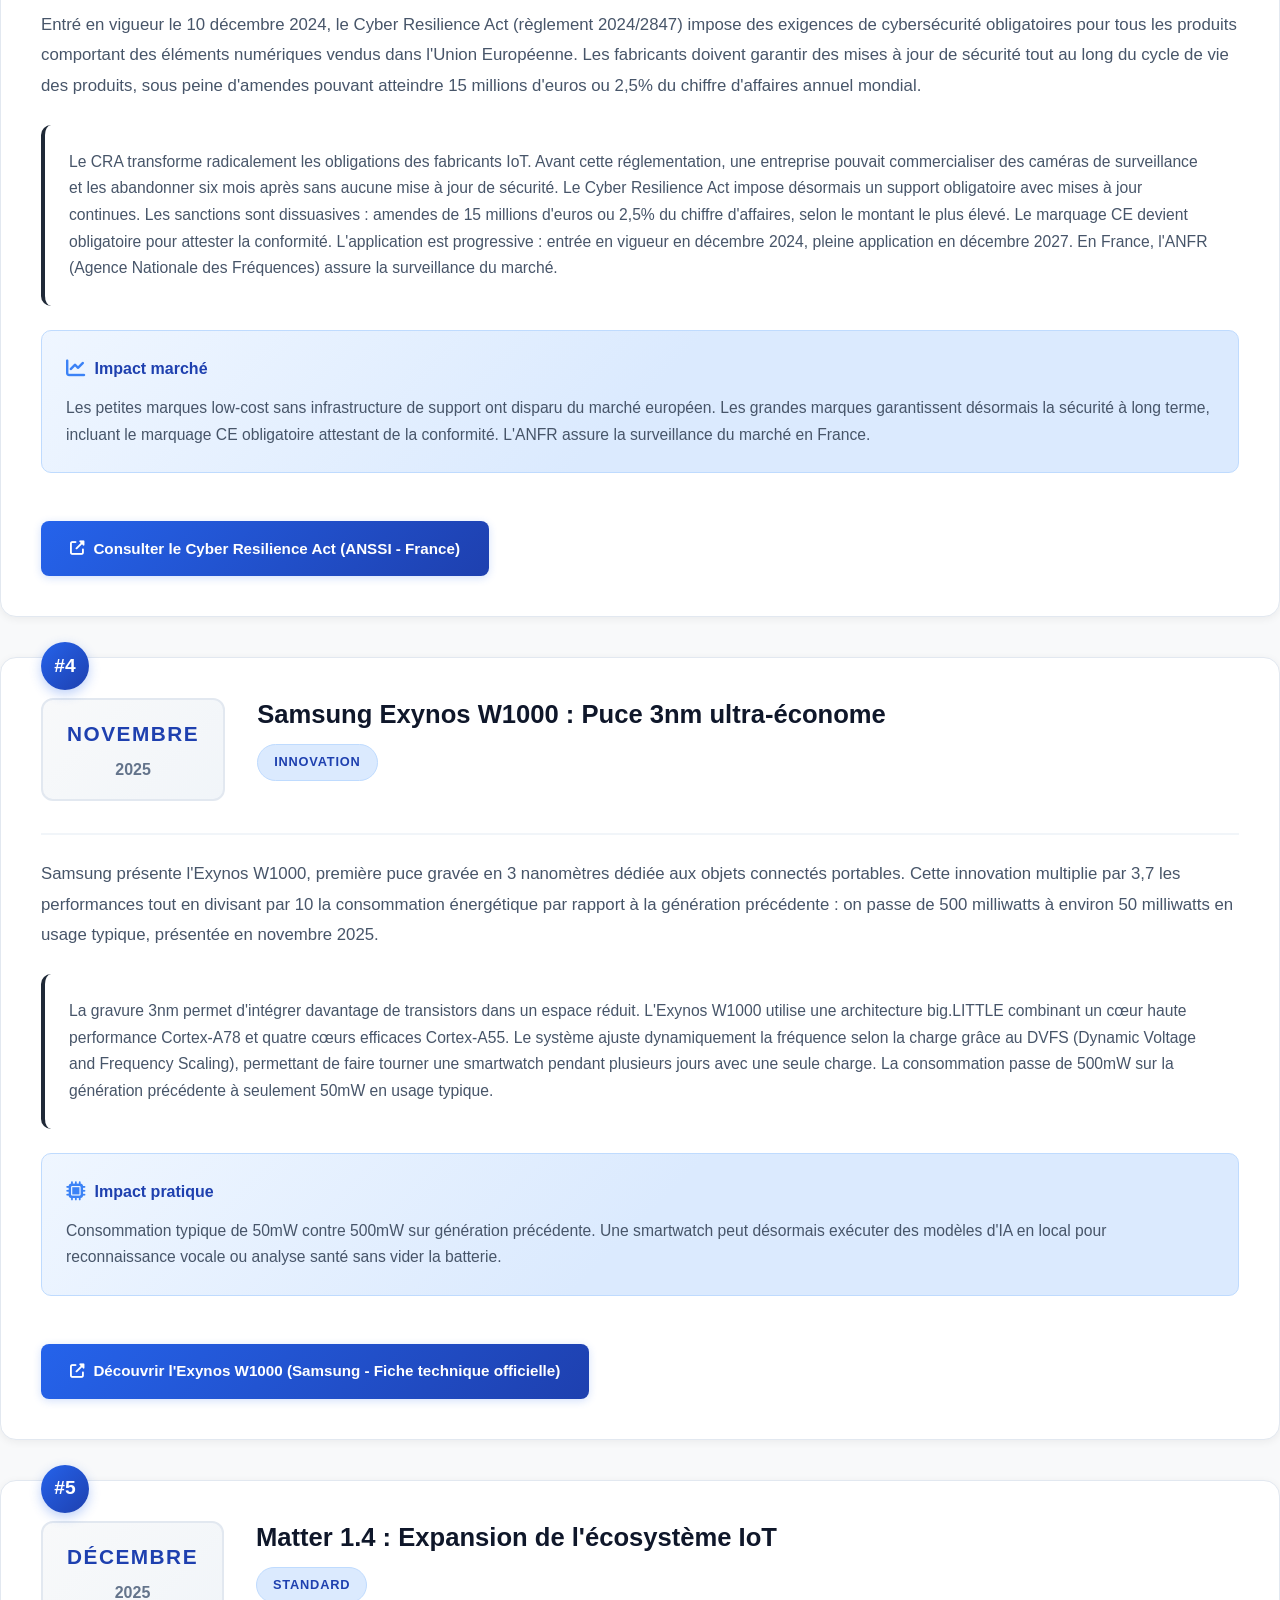
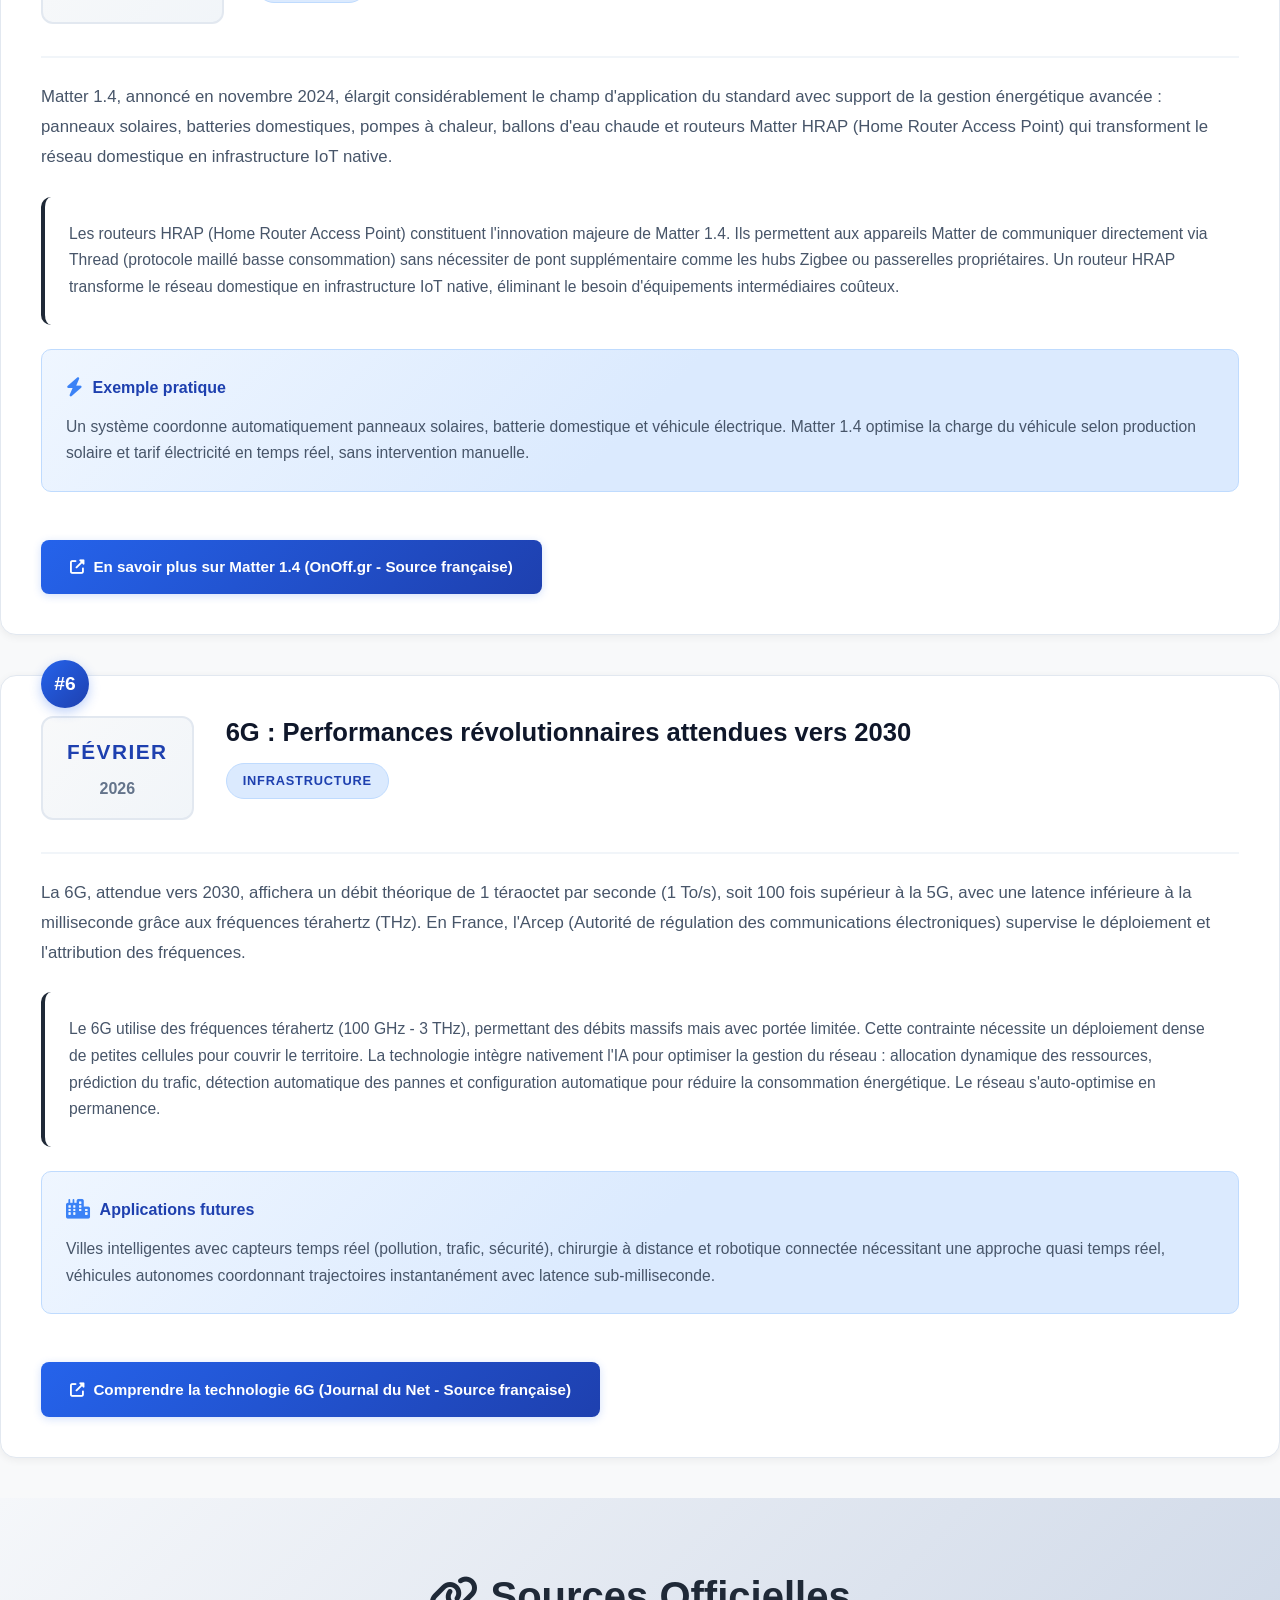
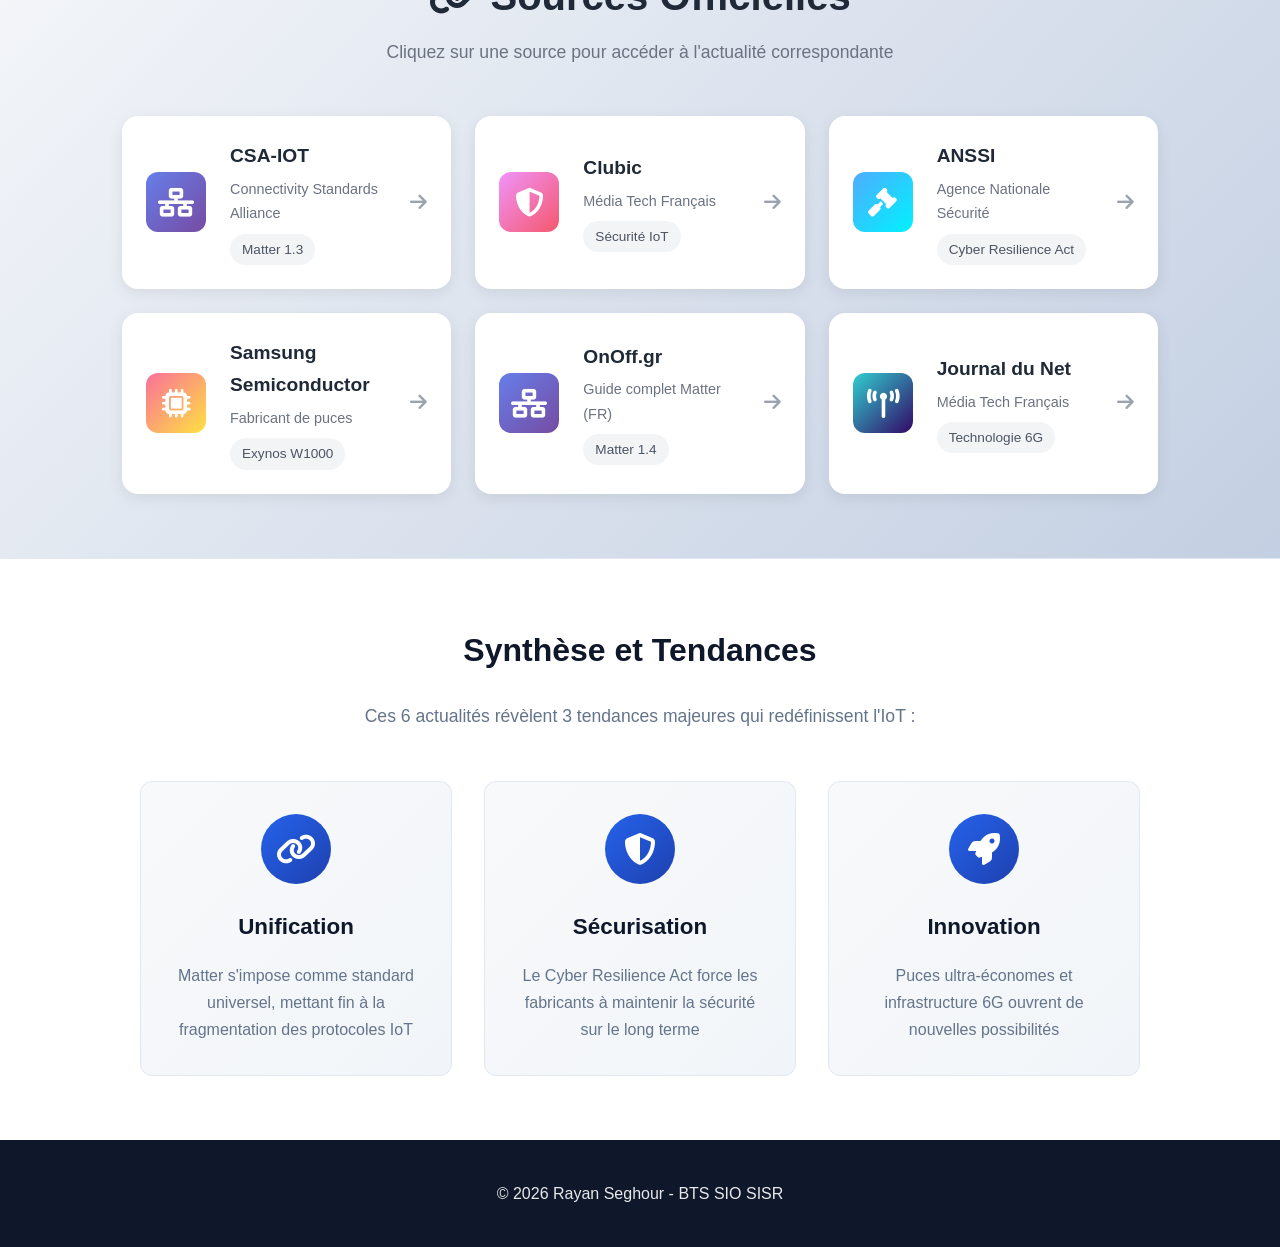
<file: veille-iot.html>
<!DOCTYPE html>
<html lang="fr">
<head>
    <meta charset="UTF-8">
    <meta name="viewport" content="width=device-width, initial-scale=1.0">
    <title>Veille Technologique IoT | Rayan Seghour</title>
    <link rel="stylesheet" href="styles.css">
    <link rel="stylesheet" href="veille-styles.css">
    <link rel="stylesheet" href="https://cdnjs.cloudflare.com/ajax/libs/font-awesome/6.5.1/css/all.min.css">
</head>
<body class="veille-page">

    <!-- Navigation -->
    <nav class="navbar">
        <div class="nav-container">
            <div class="logo">RS</div>
            <div class="nav-menu" id="nav-menu">
                <a href="index.html" class="nav-link">Accueil</a>
                <a href="veille-iot.html" class="nav-link active">Veille IoT</a>
                <a href="index.html#contact" class="nav-link">Contact</a>
            </div>
            <div class="hamburger" id="hamburger">
                <span class="bar"></span>
                <span class="bar"></span>
                <span class="bar"></span>
            </div>
        </div>
    </nav>

    <!-- Header -->
    <header class="veille-header">
        <div class="container">
            <div class="header-badge">
                <i class="fas fa-chart-line"></i>
                <span>Veille Technologique</span>
            </div>
            <h1>Internet des Objets (IoT)</h1>
            <p class="periode">Mars 2025 - Février 2026 • 11 mois de veille active</p>
        </div>
    </header>

    <!-- Méthodologie -->
    <section class="methodologie">
        <div class="container">
            <h2><i class="fas fa-cogs"></i> Méthodologie de Veille</h2>
            
            <div class="methodo-intro">
                <p>Veille technologique systématique mise en place pendant 11 mois pour suivre les évolutions majeures du secteur IoT : nouveaux standards, failles de sécurité, réglementations et innovations.</p>
            </div>

            <div class="outils-veille">
                <h3>Outils et applications utilisés</h3>
                <div class="outils-grid">
                    <div class="outil-card">
                        <div class="outil-icon"><i class="fas fa-rss"></i></div>
                        <h4>Feedly</h4>
                        <p>Agrégateur RSS pour centraliser les flux de TechCrunch, The Verge, Wired, ZDNet</p>
                    </div>
                    <div class="outil-card">
                        <div class="outil-icon"><i class="fab fa-google"></i></div>
                        <h4>Google Alerts</h4>
                        <p>Alertes automatiques sur mots-clés : "Matter IoT", "IoT security", "Cyber Resilience Act"</p>
                    </div>
                    <div class="outil-card">
                        <div class="outil-icon"><i class="fas fa-bookmark"></i></div>
                        <h4>Pocket</h4>
                        <p>Sauvegarde et classification des articles pour lecture approfondie ultérieure</p>
                    </div>
                    <div class="outil-card">
                        <div class="outil-icon"><i class="fab fa-linkedin"></i></div>
                        <h4>LinkedIn</h4>
                        <p>Suivi des experts IoT et fabricants (Samsung, Google, CSA-IoT)</p>
                    </div>
                    <div class="outil-card">
                        <div class="outil-icon"><i class="fab fa-reddit"></i></div>
                        <h4>Reddit</h4>
                        <p>Communautés r/homeautomation, r/IoT pour discussions techniques</p>
                    </div>
                    <div class="outil-card">
                        <div class="outil-icon"><i class="fab fa-twitter"></i></div>
                        <h4>X (Twitter)</h4>
                        <p>Fil d'actualités temps réel des organisations officielles (CSA, ENISA, ITU)</p>
                    </div>
                </div>
            </div>
        </div>
    </section>

    <!-- Actualités -->
    <main class="actualites">
        <div class="container">
            <h2>6 Actualités Majeures</h2>
            <p>Les événements qui ont marqué l'évolution de l'IoT</p>
        </div>

        <!-- Actualité 1 - Matter 1.3 -->
        <article class="actualite" id="actualite-matter-1-3">
            <div class="actu-numero">#1</div>
            <div class="actu-header">
                <div class="actu-date-card">
                    <span class="date-mois">AVRIL</span>
                    <span class="date-annee">2025</span>
                </div>
                <div class="actu-title-zone">
                    <h3>Matter 1.3 : Le standard universel de l'IoT</h3>
                    <span class="badge-cat">Standard</span>
                </div>
            </div>
            
            <div class="actu-body">
                <p class="actu-intro">
                    Matter franchit un cap décisif avec plus de 300 marques partenaires qui adoptent le protocole. Google, Apple, Amazon et Samsung sont tous alignés sur ce standard unique, marquant la fin de la fragmentation qui caractérisait le secteur IoT depuis des années. L'annonce officielle de Matter 1.3 a été faite le 8 mai 2024 par la Connectivity Standards Alliance (CSA).
                </p>
                
                <div class="info-block">
                    <p>Avant Matter, chaque fabricant utilisait son propre protocole propriétaire, créant une incompatibilité totale entre les écosystèmes. Une ampoule Philips ne fonctionnait pas avec Google Home, une prise TP-Link ne répondait pas à Alexa. Matter élimine ces barrières : un seul standard permet désormais à tous les appareils de communiquer avec tous les assistants vocaux du marché. Matter 1.3 introduit le support d'électroménagers (micro-ondes, fours, plaques de cuisson), de chargeurs de véhicules électriques (EVSE), de gestion de l'eau (détecteurs de fuite, capteurs de gel, vannes), et de reporting énergétique en temps réel (puissance, tension, courant).</p>
                </div>
                
                <div class="info-block exemple">
                    <div class="block-header">
                        <i class="fas fa-check-circle"></i>
                        <strong>Exemple concret</strong>
                    </div>
                    <p>N'importe quelle ampoule certifiée Matter s'intègre instantanément avec Google Home, Apple HomeKit ET Amazon Alexa sans configuration complexe ni application dédiée.</p>
                </div>
                
                <a href="https://csa-iot.org/newsroom/matter-1-3-specification-released/" target="_blank" rel="noopener noreferrer" class="btn-article">
                    <i class="fas fa-external-link-alt"></i> Consulter l'annonce officielle Matter 1.3 (CSA-IOT - Source officielle)
                </a>
            </div>
        </article>

        <!-- Actualité 2 - Caméras IoT -->
        <article class="actualite" id="actualite-cameras">
            <div class="actu-numero">#2</div>
            <div class="actu-header">
                <div class="actu-date-card">
                    <span class="date-mois">JUILLET</span>
                    <span class="date-annee">2025</span>
                </div>
                <div class="actu-title-zone">
                    <h3>Scandale : Plus de 1,1 million de babyphones exposés en ligne</h3>
                    <span class="badge-cat">Sécurité</span>
                </div>
            </div>
            
            <div class="actu-body">
                <p class="actu-intro">
                    Un chercheur français, Sammy Azdoufal, révèle une faille béante : plus de 1,1 million de babyphones et caméras connectées de la marque Meari sont totalement exposés sur Internet. Un broker MQTT sans aucune protection permet d'accéder aux flux vidéo en direct depuis 542 jours.
                </p>
                
                <div class="info-block">
                    <p>Le problème ? Un broker MQTT (serveur central qui fait le lien entre caméras et téléphones) complètement ouvert, sans aucune protection. Sammy Azdoufal explique : "Je n'ai rien hacké ni craqué, il n'y a juste aucune protection sur les brokers". Ce serveur est resté exposé pendant 1 041 jours en Europe et aux États-Unis, permettant à n'importe qui d'accéder aux flux vidéo de millions de foyers.</p>
                </div>
                
                <div class="info-block exemple">
                    <div class="block-header">
                        <i class="fas fa-exclamation-triangle"></i>
                        <strong>Conséquences réelles</strong>
                    </div>
                    <p>Ces appareils compromis permettent l'espionnage de domiciles privés et la surveillance non autorisée. Pire encore, le chercheur a découvert un accès direct aux bases de données MySQL, MongoDB et Redis de Meari, contenant les informations personnelles des utilisateurs : noms, emails, historiques de connexion. 378 marques partagent ce même backend défaillant, dont plusieurs distribuées en France.</p>
                </div>
                
                <a href="https://www.clubic.com/actualite-603772-scandale-de-babyphones-video-un-chercheur-francais-decouvre-plus-d-un-million-appareils-totalement-exposes.html" target="_blank" rel="noopener noreferrer" class="btn-article">
                    <i class="fas fa-external-link-alt"></i> Lire l'article sur les babyphones exposés (Clubic - Source française)
                </a>
            </div>
        </article>

        <!-- Actualité 3 - Cyber Resilience Act -->
        <article class="actualite" id="actualite-cyber-resilience-act">
            <div class="actu-numero">#3</div>
            <div class="actu-header">
                <div class="actu-date-card">
                    <span class="date-mois">OCTOBRE</span>
                    <span class="date-annee">2025</span>
                </div>
                <div class="actu-title-zone">
                    <h3>Cyber Resilience Act : L'UE impose des mises à jour obligatoires</h3>
                    <span class="badge-cat">Réglementation</span>
                </div>
            </div>
            
            <div class="actu-body">
                <p class="actu-intro">
                    Entré en vigueur le 10 décembre 2024, le Cyber Resilience Act (règlement 2024/2847) impose des exigences de cybersécurité obligatoires pour tous les produits comportant des éléments numériques vendus dans l'Union Européenne. Les fabricants doivent garantir des mises à jour de sécurité tout au long du cycle de vie des produits, sous peine d'amendes pouvant atteindre 15 millions d'euros ou 2,5% du chiffre d'affaires annuel mondial.
                </p>
                
                <div class="info-block">
                    <p>Le CRA transforme radicalement les obligations des fabricants IoT. Avant cette réglementation, une entreprise pouvait commercialiser des caméras de surveillance et les abandonner six mois après sans aucune mise à jour de sécurité. Le Cyber Resilience Act impose désormais un support obligatoire avec mises à jour continues. Les sanctions sont dissuasives : amendes de 15 millions d'euros ou 2,5% du chiffre d'affaires, selon le montant le plus élevé. Le marquage CE devient obligatoire pour attester la conformité. L'application est progressive : entrée en vigueur en décembre 2024, pleine application en décembre 2027. En France, l'ANFR (Agence Nationale des Fréquences) assure la surveillance du marché.</p>
                </div>
                
                <div class="info-block exemple">
                    <div class="block-header">
                        <i class="fas fa-chart-line"></i>
                        <strong>Impact marché</strong>
                    </div>
                    <p>Les petites marques low-cost sans infrastructure de support ont disparu du marché européen. Les grandes marques garantissent désormais la sécurité à long terme, incluant le marquage CE obligatoire attestant de la conformité. L'ANFR assure la surveillance du marché en France.</p>
                </div>
                
                <a href="https://cyber.gouv.fr/reglementation/cybersecurite-des-produits/cyber-resilience-act/" target="_blank" rel="noopener noreferrer" class="btn-article">
                    <i class="fas fa-external-link-alt"></i> Consulter le Cyber Resilience Act (ANSSI - France)
                </a>
            </div>
        </article>

        <!-- Actualité 4 - Samsung Exynos -->
        <article class="actualite" id="actualite-samsung-exynos">
            <div class="actu-numero">#4</div>
            <div class="actu-header">
                <div class="actu-date-card">
                    <span class="date-mois">NOVEMBRE</span>
                    <span class="date-annee">2025</span>
                </div>
                <div class="actu-title-zone">
                    <h3>Samsung Exynos W1000 : Puce 3nm ultra-économe</h3>
                    <span class="badge-cat">Innovation</span>
                </div>
            </div>
            
            <div class="actu-body">
                <p class="actu-intro">
                    Samsung présente l'Exynos W1000, première puce gravée en 3 nanomètres dédiée aux objets connectés portables. Cette innovation multiplie par 3,7 les performances tout en divisant par 10 la consommation énergétique par rapport à la génération précédente : on passe de 500 milliwatts à environ 50 milliwatts en usage typique, présentée en novembre 2025.
                </p>
                
                <div class="info-block">
                    <p>La gravure 3nm permet d'intégrer davantage de transistors dans un espace réduit. L'Exynos W1000 utilise une architecture big.LITTLE combinant un cœur haute performance Cortex-A78 et quatre cœurs efficaces Cortex-A55. Le système ajuste dynamiquement la fréquence selon la charge grâce au DVFS (Dynamic Voltage and Frequency Scaling), permettant de faire tourner une smartwatch pendant plusieurs jours avec une seule charge. La consommation passe de 500mW sur la génération précédente à seulement 50mW en usage typique.</p>
                </div>
                
                <div class="info-block exemple">
                    <div class="block-header">
                        <i class="fas fa-microchip"></i>
                        <strong>Impact pratique</strong>
                    </div>
                    <p>Consommation typique de 50mW contre 500mW sur génération précédente. Une smartwatch peut désormais exécuter des modèles d'IA en local pour reconnaissance vocale ou analyse santé sans vider la batterie.</p>
                </div>
                
                <a href="https://semiconductor.samsung.com/processor/wearable-processor/exynos-w1000/" target="_blank" rel="noopener noreferrer" class="btn-article">
                    <i class="fas fa-external-link-alt"></i> Découvrir l'Exynos W1000 (Samsung - Fiche technique officielle)
                </a>
            </div>
        </article>

        <!-- Actualité 5 - Matter 1.4 -->
        <article class="actualite" id="actualite-matter-1-4">
            <div class="actu-numero">#5</div>
            <div class="actu-header">
                <div class="actu-date-card">
                    <span class="date-mois">DÉCEMBRE</span>
                    <span class="date-annee">2025</span>
                </div>
                <div class="actu-title-zone">
                    <h3>Matter 1.4 : Expansion de l'écosystème IoT</h3>
                    <span class="badge-cat">Standard</span>
                </div>
            </div>
            
            <div class="actu-body">
                <p class="actu-intro">
                    Matter 1.4, annoncé en novembre 2024, élargit considérablement le champ d'application du standard avec support de la gestion énergétique avancée : panneaux solaires, batteries domestiques, pompes à chaleur, ballons d'eau chaude et routeurs Matter HRAP (Home Router Access Point) qui transforment le réseau domestique en infrastructure IoT native.
                </p>
                
                <div class="info-block">
                    <p>Les routeurs HRAP (Home Router Access Point) constituent l'innovation majeure de Matter 1.4. Ils permettent aux appareils Matter de communiquer directement via Thread (protocole maillé basse consommation) sans nécessiter de pont supplémentaire comme les hubs Zigbee ou passerelles propriétaires. Un routeur HRAP transforme le réseau domestique en infrastructure IoT native, éliminant le besoin d'équipements intermédiaires coûteux.</p>
                </div>
                
                <div class="info-block exemple">
                    <div class="block-header">
                        <i class="fas fa-bolt"></i>
                        <strong>Exemple pratique</strong>
                    </div>
                    <p>Un système coordonne automatiquement panneaux solaires, batterie domestique et véhicule électrique. Matter 1.4 optimise la charge du véhicule selon production solaire et tarif électricité en temps réel, sans intervention manuelle.</p>
                </div>
                
                <a href="https://www.onoff.gr/blog/fr/maison-intelligente/protocole-matter-2026-le-guide-complet-ce-que-c-est-et/" target="_blank" rel="noopener noreferrer" class="btn-article">
                    <i class="fas fa-external-link-alt"></i> En savoir plus sur Matter 1.4 (OnOff.gr - Source française)
                </a>
            </div>
        </article>

        <!-- Actualité 6 - 6G -->
        <article class="actualite" id="actualite-6g">
            <div class="actu-numero">#6</div>
            <div class="actu-header">
                <div class="actu-date-card">
                    <span class="date-mois">FÉVRIER</span>
                    <span class="date-annee">2026</span>
                </div>
                <div class="actu-title-zone">
                    <h3>6G : Performances révolutionnaires attendues vers 2030</h3>
                    <span class="badge-cat">Infrastructure</span>
                </div>
            </div>
            
            <div class="actu-body">
                <p class="actu-intro">
                    La 6G, attendue vers 2030, affichera un débit théorique de 1 téraoctet par seconde (1 To/s), soit 100 fois supérieur à la 5G, avec une latence inférieure à la milliseconde grâce aux fréquences térahertz (THz). En France, l'Arcep (Autorité de régulation des communications électroniques) supervise le déploiement et l'attribution des fréquences.
                </p>
                
                <div class="info-block">
                    <p>Le 6G utilise des fréquences térahertz (100 GHz - 3 THz), permettant des débits massifs mais avec portée limitée. Cette contrainte nécessite un déploiement dense de petites cellules pour couvrir le territoire. La technologie intègre nativement l'IA pour optimiser la gestion du réseau : allocation dynamique des ressources, prédiction du trafic, détection automatique des pannes et configuration automatique pour réduire la consommation énergétique. Le réseau s'auto-optimise en permanence.</p>
                </div>
                
                <div class="info-block exemple">
                    <div class="block-header">
                        <i class="fas fa-city"></i>
                        <strong>Applications futures</strong>
                    </div>
                    <p>Villes intelligentes avec capteurs temps réel (pollution, trafic, sécurité), chirurgie à distance et robotique connectée nécessitant une approche quasi temps réel, véhicules autonomes coordonnant trajectoires instantanément avec latence sub-milliseconde.</p>
                </div>
                
                <a href="https://www.journaldunet.com/iot/1533751-qu-apportera-reellement-la-6g/" target="_blank" rel="noopener noreferrer" class="btn-article">
                    <i class="fas fa-external-link-alt"></i> Comprendre la technologie 6G (Journal du Net - Source française)
                </a>
            </div>
        </article>

    </main>

    <!-- Sources officielles -->
    <section class="sources-section">
        <div class="container">
            <div class="section-header">
                <h2><i class="fas fa-link"></i> Sources Officielles</h2>
                <p>Cliquez sur une source pour accéder à l'actualité correspondante</p>
            </div>

            <div class="sources-grid">
                <a href="#actualite-matter-1-3" class="source-card">
                    <div class="source-icon" style="background: linear-gradient(135deg, #667eea 0%, #764ba2 100%);">
                        <i class="fas fa-network-wired"></i>
                    </div>
                    <div class="source-content">
                        <h4>CSA-IOT</h4>
                        <p>Connectivity Standards Alliance</p>
                        <span class="source-badge">Matter 1.3</span>
                    </div>
                    <i class="fas fa-arrow-right source-arrow"></i>
                </a>

                <a href="#actualite-cameras" class="source-card">
                    <div class="source-icon" style="background: linear-gradient(135deg, #f093fb 0%, #f5576c 100%);">
                        <i class="fas fa-shield-alt"></i>
                    </div>
                    <div class="source-content">
                        <h4>Clubic</h4>
                        <p>Média Tech Français</p>
                        <span class="source-badge">Sécurité IoT</span>
                    </div>
                    <i class="fas fa-arrow-right source-arrow"></i>
                </a>

                <a href="#actualite-cyber-resilience-act" class="source-card">
                    <div class="source-icon" style="background: linear-gradient(135deg, #4facfe 0%, #00f2fe 100%);">
                        <i class="fas fa-gavel"></i>
                    </div>
                    <div class="source-content">
                        <h4>ANSSI</h4>
                        <p>Agence Nationale Sécurité</p>
                        <span class="source-badge">Cyber Resilience Act</span>
                    </div>
                    <i class="fas fa-arrow-right source-arrow"></i>
                </a>

                <a href="#actualite-samsung-exynos" class="source-card">
                    <div class="source-icon" style="background: linear-gradient(135deg, #fa709a 0%, #fee140 100%);">
                        <i class="fas fa-microchip"></i>
                    </div>
                    <div class="source-content">
                        <h4>Samsung Semiconductor</h4>
                        <p>Fabricant de puces</p>
                        <span class="source-badge">Exynos W1000</span>
                    </div>
                    <i class="fas fa-arrow-right source-arrow"></i>
                </a>

                <a href="#actualite-matter-1-4" class="source-card">
                    <div class="source-icon" style="background: linear-gradient(135deg, #667eea 0%, #764ba2 100%);">
                        <i class="fas fa-network-wired"></i>
                    </div>
                    <div class="source-content">
                        <h4>OnOff.gr</h4>
                        <p>Guide complet Matter (FR)</p>
                        <span class="source-badge">Matter 1.4</span>
                    </div>
                    <i class="fas fa-arrow-right source-arrow"></i>
                </a>

                <a href="#actualite-6g" class="source-card">
                    <div class="source-icon" style="background: linear-gradient(135deg, #30cfd0 0%, #330867 100%);">
                        <i class="fas fa-broadcast-tower"></i>
                    </div>
                    <div class="source-content">
                        <h4>Journal du Net</h4>
                        <p>Média Tech Français</p>
                        <span class="source-badge">Technologie 6G</span>
                    </div>
                    <i class="fas fa-arrow-right source-arrow"></i>
                </a>
            </div>
        </div>
    </section>

    <!-- Conclusion -->
    <section class="conclusion">
        <div class="container">
            <div class="conclusion-content">
                <h2>Synthèse et Tendances</h2>
                <p>Ces 6 actualités révèlent 3 tendances majeures qui redéfinissent l'IoT :</p>
                <div class="tendances-grid">
                    <div class="tendance-card">
                        <div class="tendance-icon"><i class="fas fa-link"></i></div>
                        <h3>Unification</h3>
                        <p>Matter s'impose comme standard universel, mettant fin à la fragmentation des protocoles IoT</p>
                    </div>
                    <div class="tendance-card">
                        <div class="tendance-icon"><i class="fas fa-shield-alt"></i></div>
                        <h3>Sécurisation</h3>
                        <p>Le Cyber Resilience Act force les fabricants à maintenir la sécurité sur le long terme</p>
                    </div>
                    <div class="tendance-card">
                        <div class="tendance-icon"><i class="fas fa-rocket"></i></div>
                        <h3>Innovation</h3>
                        <p>Puces ultra-économes et infrastructure 6G ouvrent de nouvelles possibilités</p>
                    </div>
                </div>
            </div>
        </div>
    </section>

    <!-- Footer -->
    <footer>
        <div class="container">
            <p>&copy; 2026 Rayan Seghour - BTS SIO SISR</p>
        </div>
    </footer>

    <script src="script.js"></script>
    <script>
        // Smooth scroll pour les liens vers les actualités
        document.querySelectorAll('a[href^="#actualite-"]').forEach(link => {
            link.addEventListener('click', function(e) {
                e.preventDefault();
                const targetId = this.getAttribute('href').substring(1);
                const targetElement = document.getElementById(targetId);
                
                if (targetElement) {
                    targetElement.scrollIntoView({ behavior: 'smooth', block: 'center' });
                    targetElement.style.transform = 'scale(1.02)';
                    targetElement.style.boxShadow = '0 10px 40px rgba(102, 126, 234, 0.3)';
                    setTimeout(() => {
                        targetElement.style.transform = '';
                        targetElement.style.boxShadow = '';
                    }, 1000);
                }
            });
        });
    </script>
</body>
</html>
</file>
<file: styles.css>
/* ===============================================
   PORTFOLIO BTS SIO - SEGHOUR RAYAN
   Design moderne et professionnel
   =============================================== */

/* Import fonts distinctives */
@import url('https://fonts.googleapis.com/css2?family=Space+Mono:wght@400;700&family=Syne:wght@400;600;700;800&family=Inter:wght@300;400;500;600;700&display=swap');

/* === VARIABLES CSS === */
:root {
  /* Couleurs principales */
  --primary-gradient: linear-gradient(135deg, #667eea 0%, #764ba2 100%);
  --secondary-gradient: linear-gradient(135deg, #f093fb 0%, #f5576c 100%);
  --accent-gradient: linear-gradient(135deg, #4facfe 0%, #00f2fe 100%);
  
  --color-primary: #667eea;
  --color-secondary: #764ba2;
  --color-accent: #00f2fe;
  --color-success: #10b981;
  --color-warning: #f59e0b;
  --color-danger: #ef4444;
  --color-info: #3b82f6;
  
  /* Couleurs neutres */
  --color-dark: #1e293b;
  --color-text: #334155;
  --color-text-light: #64748b;
  --color-bg: #ffffff;
  --color-bg-secondary: #f8fafc;
  --color-bg-tertiary: #f1f5f9;
  --color-border: #e2e8f0;
  
  /* Typographie */
  --font-heading: 'Syne', sans-serif;
  --font-body: 'Inter', sans-serif;
  --font-mono: 'Space Mono', monospace;
  
  /* Espacements */
  --spacing-xs: 0.5rem;
  --spacing-sm: 1rem;
  --spacing-md: 1.5rem;
  --spacing-lg: 2rem;
  --spacing-xl: 3rem;
  --spacing-2xl: 4rem;
  --spacing-3xl: 6rem;
  
  /* Effets */
  --shadow-sm: 0 1px 2px 0 rgba(0, 0, 0, 0.05);
  --shadow-md: 0 4px 6px -1px rgba(0, 0, 0, 0.1);
  --shadow-lg: 0 10px 15px -3px rgba(0, 0, 0, 0.1);
  --shadow-xl: 0 20px 25px -5px rgba(0, 0, 0, 0.1);
  --shadow-2xl: 0 25px 50px -12px rgba(0, 0, 0, 0.25);
  
  --shadow-colored: 0 10px 40px -10px rgba(102, 126, 234, 0.3);
  
  /* Animations */
  --transition-fast: 150ms cubic-bezier(0.4, 0, 0.2, 1);
  --transition-base: 300ms cubic-bezier(0.4, 0, 0.2, 1);
  --transition-slow: 500ms cubic-bezier(0.4, 0, 0.2, 1);
  
  /* Rayons */
  --radius-sm: 0.375rem;
  --radius-md: 0.5rem;
  --radius-lg: 0.75rem;
  --radius-xl: 1rem;
  --radius-2xl: 1.5rem;
  --radius-full: 9999px;
}

/* === RESET & BASE === */
*, *::before, *::after {
  margin: 0;
  padding: 0;
  box-sizing: border-box;
}

html {
  scroll-behavior: smooth;
  font-size: 16px;
}

body {
  font-family: var(--font-body);
  line-height: 1.7;
  color: var(--color-text);
  background-color: var(--color-bg);
  overflow-x: hidden;
}

/* Selection */
::selection {
  background-color: var(--color-primary);
  color: white;
}

/* Scrollbar */
::-webkit-scrollbar {
  width: 10px;
}

::-webkit-scrollbar-track {
  background: var(--color-bg-secondary);
}

::-webkit-scrollbar-thumb {
  background: var(--color-primary);
  border-radius: var(--radius-full);
}

::-webkit-scrollbar-thumb:hover {
  background: var(--color-secondary);
}

/* === NAVIGATION === */
.navbar {
  position: fixed;
  top: 0;
  left: 0;
  right: 0;
  z-index: 1000;
  background: rgba(255, 255, 255, 0.95);
  backdrop-filter: blur(10px);
  box-shadow: var(--shadow-sm);
  transition: all var(--transition-base);
}

.navbar.scrolled {
  box-shadow: var(--shadow-lg);
}

.nav-container {
  max-width: 1280px;
  margin: 0 auto;
  padding: 1rem 2rem;
  display: flex;
  justify-content: space-between;
  align-items: center;
}

.logo {
  font-family: var(--font-heading);
  font-size: 1.75rem;
  font-weight: 800;
  width: 50px;
  height: 50px;
  border-radius: var(--radius-full);
  background: var(--primary-gradient);
  color: white;
  display: flex;
  align-items: center;
  justify-content: center;
  box-shadow: var(--shadow-colored);
  transition: transform var(--transition-base);
}

.logo:hover {
  transform: rotate(360deg) scale(1.1);
}

.nav-menu {
  display: flex;
  gap: 2rem;
  align-items: center;
}

.nav-link {
  font-family: var(--font-heading);
  font-size: 0.95rem;
  font-weight: 600;
  color: var(--color-text);
  text-decoration: none;
  position: relative;
  padding: 0.5rem 0;
  transition: color var(--transition-base);
}

.nav-link::after {
  content: '';
  position: absolute;
  bottom: 0;
  left: 0;
  width: 0;
  height: 2px;
  background: var(--primary-gradient);
  transition: width var(--transition-base);
}

.nav-link:hover,
.nav-link.active {
  color: var(--color-primary);
}

.nav-link:hover::after,
.nav-link.active::after {
  width: 100%;
}

.nav-link-special {
  background: var(--primary-gradient);
  color: white !important;
  padding: 0.5rem 1.25rem !important;
  border-radius: var(--radius-full);
  display: flex;
  align-items: center;
  gap: 0.5rem;
}

.nav-link-special::after {
  display: none;
}

.nav-link-special:hover {
  transform: translateY(-2px);
  box-shadow: var(--shadow-colored);
}

/* Hamburger menu */
.hamburger {
  display: none;
  flex-direction: column;
  gap: 5px;
  cursor: pointer;
  padding: 0.5rem;
}

.hamburger .bar {
  width: 25px;
  height: 3px;
  background: var(--color-dark);
  border-radius: var(--radius-full);
  transition: all var(--transition-base);
}

.hamburger.active .bar:nth-child(1) {
  transform: rotate(45deg) translate(8px, 8px);
}

.hamburger.active .bar:nth-child(2) {
  opacity: 0;
}

.hamburger.active .bar:nth-child(3) {
  transform: rotate(-45deg) translate(7px, -7px);
}

/* === HERO SECTION === */
.hero {
  min-height: 100vh;
  display: flex;
  align-items: center;
  justify-content: center;
  position: relative;
  background: linear-gradient(135deg, #667eea 0%, #764ba2 100%);
  overflow: hidden;
  padding: 6rem 2rem 3rem;
}

.hero-particles {
  position: absolute;
  inset: 0;
  background-image: 
    radial-gradient(circle at 20% 50%, rgba(255,255,255,0.1) 0%, transparent 50%),
    radial-gradient(circle at 80% 80%, rgba(255,255,255,0.1) 0%, transparent 50%),
    radial-gradient(circle at 40% 20%, rgba(255,255,255,0.08) 0%, transparent 50%);
  animation: float 20s ease-in-out infinite;
}

@keyframes float {
  0%, 100% { transform: translate(0, 0); }
  33% { transform: translate(30px, -30px); }
  66% { transform: translate(-20px, 20px); }
}

.hero-content {
  max-width: 800px;
  text-align: center;
  position: relative;
  z-index: 1;
  color: white;
}

.hero-badge {
  display: inline-flex;
  align-items: center;
  gap: 0.5rem;
  background: rgba(255, 255, 255, 0.2);
  backdrop-filter: blur(10px);
  padding: 0.5rem 1.5rem;
  border-radius: var(--radius-full);
  font-size: 0.9rem;
  font-weight: 500;
  margin-bottom: 2rem;
  border: 1px solid rgba(255, 255, 255, 0.3);
}

.hero-title {
  font-family: var(--font-heading);
  font-size: clamp(2.5rem, 5vw, 4rem);
  font-weight: 800;
  line-height: 1.2;
  margin-bottom: 1.5rem;
  text-shadow: 0 4px 20px rgba(0, 0, 0, 0.2);
}

.gradient-text {
  background: linear-gradient(135deg, #ffffff 0%, #f0f0f0 100%);
  -webkit-background-clip: text;
  -webkit-text-fill-color: transparent;
  background-clip: text;
}

.hero-subtitle {
  font-size: 1.25rem;
  line-height: 1.8;
  opacity: 0.95;
  margin-bottom: 2.5rem;
  max-width: 600px;
  margin-left: auto;
  margin-right: auto;
}

.hero-buttons {
  display: flex;
  gap: 1rem;
  justify-content: center;
  flex-wrap: wrap;
}

.hero-scroll {
  position: absolute;
  bottom: 2rem;
  left: 50%;
  transform: translateX(-50%);
  font-size: 2rem;
  animation: bounce 2s infinite;
  cursor: pointer;
  opacity: 0.7;
  transition: opacity var(--transition-base);
}

.hero-scroll:hover {
  opacity: 1;
}

@keyframes bounce {
  0%, 20%, 50%, 80%, 100% { transform: translateX(-50%) translateY(0); }
  40% { transform: translateX(-50%) translateY(-10px); }
  60% { transform: translateX(-50%) translateY(-5px); }
}

/* === BOUTONS === */
.btn {
  display: inline-flex;
  align-items: center;
  gap: 0.5rem;
  padding: 0.75rem 2rem;
  border-radius: var(--radius-full);
  font-family: var(--font-heading);
  font-size: 1rem;
  font-weight: 600;
  text-decoration: none;
  border: none;
  cursor: pointer;
  transition: all var(--transition-base);
  box-shadow: var(--shadow-md);
}

.btn-primary {
  background: white;
  color: var(--color-primary);
}

.btn-primary:hover {
  transform: translateY(-3px);
  box-shadow: var(--shadow-xl);
}

.btn-secondary {
  background: rgba(255, 255, 255, 0.2);
  color: white;
  border: 2px solid white;
  backdrop-filter: blur(10px);
}

.btn-secondary:hover {
  background: rgba(255, 255, 255, 0.3);
  transform: translateY(-3px);
}

.btn-large {
  padding: 1rem 3rem;
  font-size: 1.125rem;
}

/* === ANIMATIONS === */
.animate-fade-in {
  animation: fadeIn 1s ease-out;
}

.animate-slide-up {
  animation: slideUp 1s ease-out 0.2s both;
}

.animate-slide-up-delay {
  animation: slideUp 1s ease-out 0.4s both;
}

.animate-fade-in-delay {
  animation: fadeIn 1s ease-out 0.6s both;
}

@keyframes fadeIn {
  from { opacity: 0; }
  to { opacity: 1; }
}

@keyframes slideUp {
  from {
    opacity: 0;
    transform: translateY(30px);
  }
  to {
    opacity: 1;
    transform: translateY(0);
  }
}

/* === SECTIONS === */
.container {
  max-width: 1280px;
  margin: 0 auto;
  padding: 0 2rem;
}

.section-header {
  text-align: center;
  margin-bottom: var(--spacing-3xl);
}

.section-title {
  font-family: var(--font-heading);
  font-size: clamp(2rem, 4vw, 3rem);
  font-weight: 800;
  color: var(--color-dark);
  margin-bottom: 1rem;
}

.section-divider {
  width: 80px;
  height: 4px;
  background: var(--primary-gradient);
  margin: 0 auto 1.5rem;
  border-radius: var(--radius-full);
}

.section-subtitle {
  font-size: 1.125rem;
  color: var(--color-text-light);
  max-width: 600px;
  margin: 0 auto;
}

/* === ABOUT SECTION === */
.about-section {
  padding: var(--spacing-3xl) 0;
  background: var(--color-bg-secondary);
}

.about-grid {
  display: grid;
  grid-template-columns: 1.2fr 1fr;
  gap: var(--spacing-2xl);
  align-items: start;
}

.about-card {
  background: white;
  padding: var(--spacing-xl);
  border-radius: var(--radius-2xl);
  box-shadow: var(--shadow-lg);
  position: relative;
  overflow: hidden;
}

.about-card::before {
  content: '';
  position: absolute;
  top: 0;
  left: 0;
  right: 0;
  height: 4px;
  background: var(--primary-gradient);
}

.card-icon {
  width: 60px;
  height: 60px;
  background: var(--primary-gradient);
  border-radius: var(--radius-xl);
  display: flex;
  align-items: center;
  justify-content: center;
  font-size: 1.5rem;
  color: white;
  margin-bottom: 1.5rem;
  box-shadow: var(--shadow-colored);
}

.about-card h3 {
  font-family: var(--font-heading);
  font-size: 1.5rem;
  color: var(--color-dark);
  margin-bottom: 1rem;
}

.about-card p {
  color: var(--color-text);
  line-height: 1.8;
  margin-bottom: 1rem;
}

.about-card p strong {
  color: var(--color-primary);
  font-weight: 600;
}

.about-highlights {
  display: grid;
  gap: 1rem;
  margin-top: var(--spacing-lg);
}

.highlight-item {
  display: flex;
  align-items: center;
  gap: 1rem;
  padding: 1rem;
  background: var(--color-bg-secondary);
  border-radius: var(--radius-lg);
  transition: all var(--transition-base);
}

.highlight-item:hover {
  background: white;
  transform: translateX(10px);
  box-shadow: var(--shadow-md);
}

.highlight-item i {
  font-size: 1.5rem;
  color: var(--color-primary);
}

.highlight-item h4 {
  font-family: var(--font-heading);
  font-size: 0.9rem;
  color: var(--color-dark);
  margin-bottom: 0.25rem;
}

.highlight-item p {
  font-size: 0.875rem;
  color: var(--color-text-light);
  margin: 0;
}

.stats-container {
  display: grid;
  grid-template-columns: repeat(2, 1fr);
  gap: 1.5rem;
}

.stat-box {
  background: white;
  padding: 2rem 1.5rem;
  border-radius: var(--radius-xl);
  text-align: center;
  box-shadow: var(--shadow-lg);
  transition: all var(--transition-base);
  position: relative;
  overflow: hidden;
}

.stat-box::before {
  content: '';
  position: absolute;
  inset: 0;
  background: var(--primary-gradient);
  opacity: 0;
  transition: opacity var(--transition-base);
}

.stat-box:hover::before {
  opacity: 0.05;
}

.stat-box:hover {
  transform: translateY(-5px);
  box-shadow: var(--shadow-xl);
}

.stat-box i {
  font-size: 2rem;
  color: var(--color-primary);
  margin-bottom: 1rem;
}

.stat-number {
  font-family: var(--font-heading);
  font-size: 2.5rem;
  font-weight: 800;
  color: var(--color-dark);
  line-height: 1;
  margin-bottom: 0.5rem;
}

.stat-box p {
  color: var(--color-text-light);
  font-size: 0.9rem;
  margin: 0;
}

/* === SKILLS SECTION === */
.skills-section {
  padding: var(--spacing-3xl) 0;
}

.skills-categories {
  display: grid;
  gap: var(--spacing-xl);
}

.skill-category {
  background: white;
  padding: var(--spacing-xl);
  border-radius: var(--radius-2xl);
  box-shadow: var(--shadow-lg);
  border: 1px solid var(--color-border);
  transition: all var(--transition-base);
}

.skill-category:hover {
  box-shadow: var(--shadow-xl);
  transform: translateY(-5px);
}

.category-header {
  display: flex;
  align-items: center;
  gap: 1rem;
  margin-bottom: var(--spacing-lg);
  padding-bottom: 1rem;
  border-bottom: 2px solid var(--color-bg-tertiary);
}

.category-header i {
  font-size: 2rem;
  color: var(--color-primary);
}

.category-header h3 {
  font-family: var(--font-heading);
  font-size: 1.5rem;
  color: var(--color-dark);
}

.skills-list {
  display: grid;
  gap: 1.5rem;
}

.skill-item {
  display: grid;
  gap: 0.5rem;
}

.skill-info {
  display: flex;
  justify-content: space-between;
  align-items: center;
}

.skill-name {
  font-weight: 600;
  color: var(--color-dark);
}

.skill-percent {
  font-family: var(--font-mono);
  font-size: 0.875rem;
  color: var(--color-primary);
  font-weight: 700;
}

.skill-bar {
  height: 8px;
  background: var(--color-bg-tertiary);
  border-radius: var(--radius-full);
  overflow: hidden;
  position: relative;
}

.skill-progress {
  height: 100%;
  background: var(--primary-gradient);
  border-radius: var(--radius-full);
  transition: width 1.5s cubic-bezier(0.65, 0, 0.35, 1);
  width: 0;
  box-shadow: 0 0 10px rgba(102, 126, 234, 0.5);
}

.tech-badges {
  display: flex;
  flex-wrap: wrap;
  gap: 1rem;
}

.tech-badge {
  display: inline-flex;
  align-items: center;
  gap: 0.5rem;
  padding: 0.75rem 1.25rem;
  background: var(--color-bg-secondary);
  border-radius: var(--radius-lg);
  font-weight: 600;
  font-size: 0.9rem;
  color: var(--color-dark);
  transition: all var(--transition-base);
  border: 2px solid transparent;
}

.tech-badge:hover {
  background: var(--primary-gradient);
  color: white;
  transform: translateY(-3px);
  box-shadow: var(--shadow-colored);
}

.tech-badge i {
  font-size: 1.25rem;
}

/* === PROJECTS SECTION === */
.projects-section {
  padding: var(--spacing-3xl) 0;
  background: var(--color-bg-secondary);
}

.projects-grid {
  display: grid;
  grid-template-columns: repeat(auto-fit, minmax(350px, 1fr));
  gap: var(--spacing-xl);
}

.project-card {
  background: white;
  padding: var(--spacing-xl);
  border-radius: var(--radius-2xl);
  box-shadow: var(--shadow-lg);
  transition: all var(--transition-base);
  position: relative;
  overflow: hidden;
  border: 2px solid transparent;
}

.project-card:hover {
  transform: translateY(-10px);
  box-shadow: var(--shadow-2xl);
  border-color: var(--color-primary);
}

.featured-project {
  grid-column: span 2;
  background: linear-gradient(135deg, #667eea 0%, #764ba2 100%);
  color: white;
}

.featured-project .project-title,
.featured-project .project-description,
.featured-project .project-stats span {
  color: white;
}

.featured-project .project-icon {
  background: rgba(255, 255, 255, 0.2);
  backdrop-filter: blur(10px);
}

.project-badge {
  position: absolute;
  top: 1rem;
  right: 1rem;
  background: rgba(255, 255, 255, 0.2);
  backdrop-filter: blur(10px);
  color: white;
  padding: 0.5rem 1rem;
  border-radius: var(--radius-full);
  font-size: 0.875rem;
  font-weight: 600;
  display: flex;
  align-items: center;
  gap: 0.5rem;
}

.project-icon {
  width: 70px;
  height: 70px;
  border-radius: var(--radius-xl);
  display: flex;
  align-items: center;
  justify-content: center;
  font-size: 2rem;
  color: white;
  margin-bottom: 1.5rem;
  box-shadow: var(--shadow-lg);
}

.gradient-bg {
  background: var(--primary-gradient);
}

.orange-bg {
  background: linear-gradient(135deg, #ff9a56 0%, #ff6a00 100%);
}

.green-bg {
  background: linear-gradient(135deg, #81f4bc 0%, #10b981 100%);
}

.blue-bg {
  background: linear-gradient(135deg, #4facfe 0%, #00f2fe 100%);
}

.project-title {
  font-family: var(--font-heading);
  font-size: 1.5rem;
  font-weight: 700;
  color: var(--color-dark);
  margin-bottom: 1rem;
}

.project-description {
  color: var(--color-text);
  line-height: 1.7;
  margin-bottom: 1.5rem;
}

.project-stats {
  display: flex;
  flex-wrap: wrap;
  gap: 1rem;
  margin-bottom: 1.5rem;
}

.project-stats span {
  display: inline-flex;
  align-items: center;
  gap: 0.5rem;
  font-size: 0.875rem;
  color: var(--color-text-light);
  font-weight: 500;
}

.featured-project .project-stats span {
  color: rgba(255, 255, 255, 0.9);
}

.project-tags {
  display: flex;
  flex-wrap: wrap;
  gap: 0.5rem;
  margin-bottom: 1.5rem;
}

.tag {
  padding: 0.4rem 0.875rem;
  background: var(--color-bg-tertiary);
  border-radius: var(--radius-full);
  font-size: 0.8rem;
  font-weight: 600;
  color: var(--color-text);
}

.featured-project .tag {
  background: rgba(255, 255, 255, 0.2);
  color: white;
  backdrop-filter: blur(10px);
}

.project-link {
  display: inline-flex;
  align-items: center;
  gap: 0.5rem;
  padding: 0.75rem 1.5rem;
  background: var(--primary-gradient);
  color: white;
  border: none;
  border-radius: var(--radius-full);
  font-family: var(--font-heading);
  font-weight: 600;
  text-decoration: none;
  cursor: pointer;
  transition: all var(--transition-base);
}

.project-link:hover {
  transform: translateX(5px);
  box-shadow: var(--shadow-colored);
}

.featured-project .project-link {
  background: white;
  color: var(--color-primary);
}

/* === STAGES SECTION === */
.stages-section {
  padding: var(--spacing-3xl) 0;
}

.timeline {
  position: relative;
  padding-left: 3rem;
}

.timeline::before {
  content: '';
  position: absolute;
  left: 25px;
  top: 0;
  bottom: 0;
  width: 3px;
  background: var(--primary-gradient);
}

.timeline-item {
  position: relative;
  margin-bottom: var(--spacing-2xl);
  padding-left: 2rem;
}

.timeline-date {
  position: absolute;
  left: -2.75rem;
  top: 0;
}

.date-circle {
  width: 70px;
  height: 70px;
  border-radius: var(--radius-full);
  background: var(--primary-gradient);
  color: white;
  display: flex;
  flex-direction: column;
  align-items: center;
  justify-content: center;
  font-family: var(--font-mono);
  font-size: 0.75rem;
  font-weight: 700;
  box-shadow: var(--shadow-colored);
  position: relative;
  z-index: 1;
  text-align: center;
}

.date-circle .year {
  font-size: 0.9rem;
  line-height: 1.2;
}

.date-circle .period {
  font-size: 0.7rem;
  line-height: 1.2;
}

.timeline-content {
  background: white;
  padding: var(--spacing-xl);
  border-radius: var(--radius-2xl);
  box-shadow: var(--shadow-lg);
  position: relative;
  transition: all var(--transition-base);
}

.timeline-content::before {
  content: '';
  position: absolute;
  left: -12px;
  top: 20px;
  width: 20px;
  height: 20px;
  background: white;
  transform: rotate(45deg);
  border-left: 3px solid var(--primary-gradient);
  border-bottom: 3px solid var(--primary-gradient);
}

.timeline-content:hover {
  transform: translateX(10px);
  box-shadow: var(--shadow-xl);
}

.timeline-badge {
  display: inline-flex;
  align-items: center;
  gap: 0.5rem;
  padding: 0.5rem 1rem;
  border-radius: var(--radius-full);
  font-size: 0.875rem;
  font-weight: 600;
  margin-bottom: 1rem;
}

.timeline-badge.completed {
  background: #d1fae5;
  color: #065f46;
}

.timeline-badge.ongoing {
  background: #dbeafe;
  color: #1e40af;
}

.timeline-content h3 {
  font-family: var(--font-heading);
  font-size: 1.75rem;
  color: var(--color-dark);
  margin-bottom: 0.5rem;
}

.timeline-content h4 {
  font-size: 1.125rem;
  color: var(--color-text-light);
  margin-bottom: 1rem;
  display: flex;
  align-items: center;
  gap: 0.5rem;
}

.timeline-content > p {
  color: var(--color-text);
  line-height: 1.8;
  margin-bottom: 1.5rem;
}

.timeline-missions h5,
.timeline-modules h5 {
  font-family: var(--font-heading);
  font-size: 1rem;
  color: var(--color-dark);
  margin-bottom: 1rem;
  display: flex;
  align-items: center;
  gap: 0.5rem;
}

.timeline-missions ul {
  list-style: none;
  padding-left: 0;
  margin-bottom: 1.5rem;
}

.timeline-missions li {
  padding-left: 1.5rem;
  position: relative;
  margin-bottom: 0.75rem;
  color: var(--color-text);
  line-height: 1.7;
}

.timeline-missions li::before {
  content: '→';
  position: absolute;
  left: 0;
  color: var(--color-primary);
  font-weight: 700;
}

.timeline-skills {
  display: flex;
  flex-wrap: wrap;
  gap: 0.75rem;
  margin-top: 1.5rem;
}

.skill-badge {
  display: inline-flex;
  align-items: center;
  gap: 0.5rem;
  padding: 0.5rem 1rem;
  background: var(--color-bg-secondary);
  border-radius: var(--radius-lg);
  font-size: 0.875rem;
  font-weight: 600;
  color: var(--color-dark);
  transition: all var(--transition-base);
}

.skill-badge:hover {
  background: var(--primary-gradient);
  color: white;
  transform: translateY(-2px);
}

.timeline-impact {
  display: grid;
  gap: 1rem;
  margin-top: 1.5rem;
  padding-top: 1.5rem;
  border-top: 2px solid var(--color-bg-tertiary);
}

.impact-item {
  display: flex;
  align-items: center;
  gap: 1rem;
  color: var(--color-text);
}

.impact-item i {
  font-size: 1.25rem;
  color: var(--color-primary);
}

.modules-grid {
  display: grid;
  grid-template-columns: repeat(auto-fit, minmax(200px, 1fr));
  gap: 1rem;
  margin-top: 1rem;
}

.module-item {
  display: flex;
  align-items: center;
  gap: 0.75rem;
  padding: 1rem;
  background: var(--color-bg-secondary);
  border-radius: var(--radius-lg);
  transition: all var(--transition-base);
}

.module-item:hover {
  background: var(--primary-gradient);
  color: white;
  transform: translateY(-3px);
  box-shadow: var(--shadow-md);
}

.module-item i {
  font-size: 1.5rem;
}

/* === CONTACT SECTION === */
.contact-section {
  padding: var(--spacing-3xl) 0;
  background: var(--color-bg-secondary);
}

.contact-grid {
  display: grid;
  grid-template-columns: repeat(auto-fit, minmax(280px, 1fr));
  gap: var(--spacing-lg);
  margin-bottom: var(--spacing-xl);
}

.contact-card {
  background: white;
  padding: var(--spacing-xl);
  border-radius: var(--radius-2xl);
  text-align: center;
  box-shadow: var(--shadow-lg);
  transition: all var(--transition-base);
  cursor: pointer;
  border: 2px solid transparent;
}

.contact-card:hover {
  transform: translateY(-10px);
  box-shadow: var(--shadow-2xl);
  border-color: var(--color-primary);
}

.contact-icon {
  width: 80px;
  height: 80px;
  border-radius: var(--radius-xl);
  display: flex;
  align-items: center;
  justify-content: center;
  font-size: 2rem;
  color: white;
  margin: 0 auto 1.5rem;
  box-shadow: var(--shadow-lg);
}

.email-icon {
  background: linear-gradient(135deg, #667eea 0%, #764ba2 100%);
}

.phone-icon {
  background: linear-gradient(135deg, #4facfe 0%, #00f2fe 100%);
}

.location-icon {
  background: linear-gradient(135deg, #43e97b 0%, #38f9d7 100%);
}

.contact-card h3 {
  font-family: var(--font-heading);
  font-size: 1.25rem;
  color: var(--color-dark);
  margin-bottom: 0.5rem;
}

.contact-card p {
  color: var(--color-text);
  font-weight: 500;
  margin-bottom: 1rem;
}

.contact-action {
  color: var(--color-primary);
  font-size: 0.9rem;
  font-weight: 600;
  display: flex;
  align-items: center;
  justify-content: center;
  gap: 0.5rem;
}

.contact-cta {
  text-align: center;
  margin-top: var(--spacing-xl);
}

/* === FOOTER === */
.footer {
  background: var(--color-dark);
  color: white;
  padding: var(--spacing-2xl) 0 var(--spacing-lg);
}

.footer-content {
  display: grid;
  grid-template-columns: repeat(auto-fit, minmax(250px, 1fr));
  gap: var(--spacing-xl);
  margin-bottom: var(--spacing-lg);
}

.footer-logo {
  width: 50px;
  height: 50px;
  border-radius: var(--radius-full);
  background: var(--primary-gradient);
  display: flex;
  align-items: center;
  justify-content: center;
  font-family: var(--font-heading);
  font-size: 1.5rem;
  font-weight: 800;
  margin-bottom: 1rem;
}

.footer-left p {
  opacity: 0.8;
  margin-bottom: 0.5rem;
}

.footer-links h4,
.footer-info h4 {
  font-family: var(--font-heading);
  font-size: 1.125rem;
  margin-bottom: 1rem;
}

.footer-links a {
  display: block;
  color: rgba(255, 255, 255, 0.8);
  text-decoration: none;
  margin-bottom: 0.75rem;
  transition: all var(--transition-base);
}

.footer-links a:hover {
  color: white;
  padding-left: 5px;
}

.footer-info p {
  display: flex;
  align-items: center;
  gap: 0.75rem;
  opacity: 0.8;
  margin-bottom: 0.75rem;
}

.footer-bottom {
  text-align: center;
  padding-top: var(--spacing-lg);
  border-top: 1px solid rgba(255, 255, 255, 0.1);
}

.footer-bottom p {
  opacity: 0.7;
  margin-bottom: 0.5rem;
}

.footer-bottom i {
  color: #ef4444;
}

/* === MODALS === */
.modal {
  display: none;
  position: fixed;
  inset: 0;
  background: rgba(0, 0, 0, 0.8);
  backdrop-filter: blur(5px);
  z-index: 2000;
  padding: 2rem;
  overflow-y: auto;
}

.modal.active {
  display: flex;
  align-items: center;
  justify-content: center;
  animation: fadeIn 0.3s ease;
}

.modal-content {
  background: white;
  border-radius: var(--radius-2xl);
  max-width: 800px;
  width: 100%;
  max-height: 90vh;
  overflow-y: auto;
  box-shadow: var(--shadow-2xl);
  position: relative;
  animation: slideUp 0.3s ease;
}

.modal-close {
  position: absolute;
  top: 1.5rem;
  right: 1.5rem;
  width: 40px;
  height: 40px;
  border-radius: var(--radius-full);
  background: var(--color-bg-secondary);
  border: none;
  font-size: 1.5rem;
  cursor: pointer;
  display: flex;
  align-items: center;
  justify-content: center;
  transition: all var(--transition-base);
  color: var(--color-text);
}

.modal-close:hover {
  background: var(--color-danger);
  color: white;
  transform: rotate(90deg);
}

.modal-header {
  padding: var(--spacing-xl);
  border-bottom: 2px solid var(--color-bg-tertiary);
  display: flex;
  align-items: center;
  gap: 1rem;
}

.modal-header i {
  font-size: 2rem;
  color: var(--color-primary);
}

.modal-header h2 {
  font-family: var(--font-heading);
  font-size: 1.75rem;
  color: var(--color-dark);
}

.modal-body {
  padding: var(--spacing-xl);
}

.modal-body p {
  line-height: 1.8;
  color: var(--color-text);
  margin-bottom: 1.5rem;
}

.modal-body h3 {
  font-family: var(--font-heading);
  font-size: 1.25rem;
  color: var(--color-dark);
  margin: 2rem 0 1rem;
  display: flex;
  align-items: center;
  gap: 0.5rem;
}

.modal-body ul {
  list-style: none;
  padding-left: 0;
  margin-bottom: 1.5rem;
}

.modal-body li {
  padding-left: 1.5rem;
  position: relative;
  margin-bottom: 0.75rem;
  color: var(--color-text);
  line-height: 1.7;
}

.modal-body li::before {
  content: '→';
  position: absolute;
  left: 0;
  color: var(--color-primary);
  font-weight: 700;
}

.modal-tags {
  display: flex;
  flex-wrap: wrap;
  gap: 0.75rem;
  margin-top: 1.5rem;
}

.zone-description {
  background: var(--color-bg-secondary);
  padding: 1.5rem;
  border-radius: var(--radius-lg);
  margin-bottom: 1.5rem;
  border-left: 4px solid var(--color-primary);
}

.zone-description h4 {
  font-family: var(--font-heading);
  font-size: 1.125rem;
  margin-bottom: 1rem;
  display: flex;
  align-items: center;
  gap: 0.5rem;
}

/* === RESPONSIVE === */
@media (max-width: 1024px) {
  .about-grid {
    grid-template-columns: 1fr;
  }

  .featured-project {
    grid-column: span 1;
  }

  .footer-content {
    grid-template-columns: 1fr;
  }
}

@media (max-width: 768px) {
  :root {
    font-size: 14px;
  }

  .nav-menu {
    position: fixed;
    top: 80px;
    left: 0;
    right: 0;
    background: white;
    flex-direction: column;
    padding: 2rem;
    box-shadow: var(--shadow-xl);
    transform: translateY(-100%);
    opacity: 0;
    transition: all var(--transition-base);
    pointer-events: none;
  }

  .nav-menu.active {
    transform: translateY(0);
    opacity: 1;
    pointer-events: all;
  }

  .hamburger {
    display: flex;
  }

  .hero {
    min-height: 80vh;
    padding: 5rem 1rem 2rem;
  }

  .hero-title {
    font-size: 2rem;
  }

  .hero-subtitle {
    font-size: 1rem;
  }

  .hero-buttons {
    flex-direction: column;
  }

  .btn {
    width: 100%;
    justify-content: center;
  }

  .section-title {
    font-size: 2rem;
  }

  .stats-container {
    grid-template-columns: 1fr;
  }

  .projects-grid {
    grid-template-columns: 1fr;
  }

  .timeline {
    padding-left: 2rem;
  }

  .timeline::before {
    left: 12px;
  }

  .timeline-date {
    left: -2rem;
  }

  .date-circle {
    width: 40px;
    height: 40px;
    font-size: 0.6rem;
  }

  .contact-grid {
    grid-template-columns: 1fr;
  }

  .modal {
    padding: 1rem;
  }

  .modal-content {
    max-height: 85vh;
  }

  .modules-grid {
    grid-template-columns: 1fr;
  }
}

@media (max-width: 480px) {
  .container {
    padding: 0 1rem;
  }

  .hero-badge {
    font-size: 0.8rem;
    padding: 0.4rem 1rem;
  }

  .skill-category {
    padding: 1.5rem;
  }

  .project-card {
    padding: 1.5rem;
  }

  .timeline-content {
    padding: 1.5rem;
  }

  .modal-header,
  .modal-body {
    padding: 1.5rem;
  }
}

/* === UTILITAIRES === */
.text-center { text-align: center; }
.mt-1 { margin-top: var(--spacing-xs); }
.mt-2 { margin-top: var(--spacing-sm); }
.mt-3 { margin-top: var(--spacing-md); }
.mt-4 { margin-top: var(--spacing-lg); }
.mb-1 { margin-bottom: var(--spacing-xs); }
.mb-2 { margin-bottom: var(--spacing-sm); }
.mb-3 { margin-bottom: var(--spacing-md); }
.mb-4 { margin-bottom: var(--spacing-lg); }

/* Boutons rapport de stage */
.timeline-report {
    margin-top: 2rem;
    padding-top: 1.5rem;
    border-top: 2px solid #e2e8f0;
}

.report-button {
    display: inline-flex;
    align-items: center;
    gap: 0.75rem;
    padding: 1rem 2rem;
    background: linear-gradient(135deg, #667eea 0%, #764ba2 100%);
    color: white;
    text-decoration: none;
    border-radius: 12px;
    font-weight: 600;
    font-size: 1rem;
    transition: all 0.3s ease;
    box-shadow: 0 4px 15px rgba(102, 126, 234, 0.3);
}

.report-button:hover {
    transform: translateY(-3px);
    box-shadow: 0 8px 25px rgba(102, 126, 234, 0.4);
}

.report-button i {
    font-size: 1.2rem;
}

/* Transitions pour les projets filtrés */
.project-card {
    transition: opacity 0.3s ease, transform 0.3s ease;
}

.project-card.hidden {
    opacity: 0;
    transform: translateY(20px);
    pointer-events: none;
}

/* Styles pour les boutons de filtre */
.filter-btn {
    transition: all 0.3s ease;
}

.filter-btn:hover {
    transform: translateY(-2px);
}

/* === CORRECTIONS GÉNÉRALES DIMENSIONS === */

/* Container principal - uniformisation */
.container {
    max-width: 1200px;
    margin: 0 auto;
    padding: 0 2rem;
    width: 100%;
}

/* Sections padding uniforme */
section {
    padding: 5rem 0;
    scroll-margin-top: 100px; /* Pour le scroll avec navbar fixe */
}

/* Hero section */
.hero {
    min-height: 100vh;
    display: flex;
    align-items: center;
    justify-content: center;
}

/* Sections avec background */
.about-section,
.skills-section,
.certifications-section,
.projects-section,
.stages-section,
.contact-section {
    scroll-margin-top: 100px;
}

/* Navbar fixe - hauteur uniforme */
.navbar {
    height: 80px;
    position: fixed;
    top: 0;
    width: 100%;
    z-index: 1000;
}

/* Responsive containers */
@media (max-width: 1280px) {
    .container {
        max-width: 95%;
        padding: 0 1.5rem;
    }
}

@media (max-width: 768px) {
    .container {
        padding: 0 1rem;
    }
    
    section {
        padding: 3rem 0;
    }
    
    .hero {
        min-height: 90vh;
    }
}

@media (max-width: 480px) {
    .container {
        padding: 0 0.75rem;
    }
}

/* Corrections grilles projets */
.projects-grid {
    display: grid;
    grid-template-columns: repeat(auto-fit, minmax(350px, 1fr));
    gap: 2rem;
    margin-top: 3rem;
}

@media (max-width: 768px) {
    .projects-grid {
        grid-template-columns: 1fr;
        gap: 1.5rem;
    }
}

/* Corrections certifications */
.certifications-grid {
    display: grid;
    grid-template-columns: repeat(auto-fit, minmax(300px, 1fr));
    gap: 2rem;
    margin-top: 3rem;
}

@media (max-width: 768px) {
    .certifications-grid {
        grid-template-columns: 1fr;
    }
}
</file>
<file: styles-pro.css>
/* ========================================
   STYLES PROFESSIONNELS - QoL & Performance
   ======================================== */

/* ========================================
   1. BARRE DE PROGRESSION DE SCROLL
   ======================================== */
.scroll-progress {
    position: fixed;
    top: 0;
    left: 0;
    width: 0%;
    height: 4px;
    background: linear-gradient(135deg, #667eea 0%, #764ba2 100%);
    z-index: 10001;
    transition: width 0.1s ease;
    box-shadow: 0 2px 10px rgba(102, 126, 234, 0.5);
}

/* ========================================
   2. BOUTON RETOUR EN HAUT
   ======================================== */
.back-to-top {
    position: fixed;
    bottom: 30px;
    right: 30px;
    width: 50px;
    height: 50px;
    background: linear-gradient(135deg, #667eea 0%, #764ba2 100%);
    border: none;
    border-radius: 50%;
    color: white;
    font-size: 1.2rem;
    cursor: pointer;
    opacity: 0;
    visibility: hidden;
    transform: translateY(20px);
    transition: all 0.3s ease;
    z-index: 1000;
    box-shadow: 0 10px 30px rgba(102, 126, 234, 0.3);
}

.back-to-top.show {
    opacity: 1;
    visibility: visible;
    transform: translateY(0);
}

.back-to-top:hover {
    transform: translateY(-5px);
    box-shadow: 0 15px 40px rgba(102, 126, 234, 0.4);
}

/* ========================================
   3. BOUTON TÉLÉCHARGER CV
   ======================================== */
.download-cv-btn {
    display: inline-flex;
    align-items: center;
    gap: 0.5rem;
    padding: 0.875rem 1.5rem;
    background: linear-gradient(135deg, #10b981 0%, #059669 100%);
    color: white;
    border: none;
    border-radius: 0.5rem;
    font-weight: 600;
    font-size: 1rem;
    cursor: pointer;
    transition: all 0.3s ease;
    box-shadow: 0 4px 15px rgba(16, 185, 129, 0.3);
    text-decoration: none;
}

.download-cv-btn:hover {
    transform: translateY(-2px);
    box-shadow: 0 6px 20px rgba(16, 185, 129, 0.4);
}

.download-cv-btn i {
    font-size: 1.1rem;
}

/* ========================================
   4. EFFET TYPEWRITER
   ======================================== */
.typewriter {
    display: inline-block;
    font-size: clamp(1.2rem, 3vw, 1.5rem);
    font-weight: 600;
    min-height: 1.5em;
}

.cursor {
    display: inline-block;
    background: linear-gradient(135deg, #667eea 0%, #764ba2 100%);
    -webkit-background-clip: text;
    -webkit-text-fill-color: transparent;
    background-clip: text;
    animation: blink 0.7s infinite;
    font-weight: 400;
    margin-left: 2px;
}

@keyframes blink {
    0%, 100% { opacity: 1; }
    50% { opacity: 0; }
}

/* ========================================
   5. HERO STATS AMÉLIORÉS
   ======================================== */
.hero-stats {
    display: grid;
    grid-template-columns: repeat(auto-fit, minmax(150px, 1fr));
    gap: 2rem;
    margin-top: 3rem;
    max-width: 800px;
}

.stat-item {
    display: flex;
    align-items: center;
    gap: 1rem;
    padding: 1.5rem;
    background: white;
    border-radius: 1rem;
    box-shadow: 0 4px 15px rgba(0,0,0,0.1);
    transition: all 0.3s ease;
}

.stat-item:hover {
    transform: translateY(-5px);
    box-shadow: 0 8px 25px rgba(0,0,0,0.15);
}

.stat-icon {
    width: 50px;
    height: 50px;
    display: flex;
    align-items: center;
    justify-content: center;
    background: linear-gradient(135deg, #667eea 0%, #764ba2 100%);
    border-radius: 12px;
    color: white;
    font-size: 1.5rem;
    flex-shrink: 0;
}

.stat-info h3 {
    font-size: 2rem;
    font-weight: 700;
    background: linear-gradient(135deg, #667eea 0%, #764ba2 100%);
    -webkit-background-clip: text;
    -webkit-text-fill-color: transparent;
    background-clip: text;
    margin: 0;
}

.stat-info p {
    color: #718096;
    font-size: 0.9rem;
    margin: 0;
}

/* ========================================
   6. FILTRES DE PROJETS
   ======================================== */
.project-filters {
    display: flex;
    justify-content: center;
    flex-wrap: wrap;
    gap: 1rem;
    margin-bottom: 3rem;
}

.filter-btn {
    padding: 0.75rem 1.5rem;
    background: white;
    border: 2px solid #e2e8f0;
    border-radius: 0.5rem;
    font-weight: 600;
    color: #4a5568;
    cursor: pointer;
    transition: all 0.3s ease;
}

.filter-btn:hover {
    border-color: #667eea;
    color: #667eea;
    transform: translateY(-2px);
}

.filter-btn.active {
    background: linear-gradient(135deg, #667eea 0%, #764ba2 100%);
    border-color: #667eea;
    color: white;
    box-shadow: 0 4px 15px rgba(102, 126, 234, 0.3);
}

.project-card.hidden {
    display: none;
}

/* ========================================
   7. CARTES 3D TILT EFFECT
   ======================================== */
.project-card,
.about-card,
.contact-card {
    transition: all 0.3s ease;
    transform-style: preserve-3d;
}

.project-card:hover,
.about-card:hover,
.contact-card:hover {
    box-shadow: 0 20px 40px rgba(0,0,0,0.15);
}

/* ========================================
   8. BOUTON COPIER EMAIL
   ======================================== */
.copy-email-btn {
    display: inline-flex;
    align-items: center;
    gap: 0.5rem;
    padding: 0.5rem 1rem;
    background: #f7fafc;
    border: 2px solid #e2e8f0;
    border-radius: 0.5rem;
    font-size: 0.875rem;
    font-weight: 600;
    color: #4a5568;
    cursor: pointer;
    transition: all 0.3s ease;
    margin-top: 0.5rem;
}

.copy-email-btn:hover {
    background: #667eea;
    border-color: #667eea;
    color: white;
    transform: translateX(5px);
}

.copy-email-btn.copied {
    background: #10b981;
    border-color: #10b981;
    color: white;
}

/* ========================================
   9. LIENS SOCIAUX PROFESSIONNELS
   ======================================== */
.social-links {
    display: flex;
    gap: 1rem;
    margin-top: 1.5rem;
}

.social-btn {
    width: 50px;
    height: 50px;
    display: flex;
    align-items: center;
    justify-content: center;
    background: white;
    border: 2px solid #e2e8f0;
    border-radius: 50%;
    color: #4a5568;
    font-size: 1.25rem;
    transition: all 0.3s ease;
    text-decoration: none;
}

.social-btn:hover {
    transform: translateY(-5px);
    box-shadow: 0 8px 20px rgba(0,0,0,0.1);
}

.social-btn.linkedin:hover {
    background: #0077b5;
    border-color: #0077b5;
    color: white;
}

.social-btn.github:hover {
    background: #333;
    border-color: #333;
    color: white;
}

.social-btn.email:hover {
    background: #ea4335;
    border-color: #ea4335;
    color: white;
}

/* ========================================
   10. BADGE DE DISPONIBILITÉ
   ======================================== */
.availability-badge {
    display: inline-flex;
    align-items: center;
    gap: 0.5rem;
    padding: 0.5rem 1rem;
    background: #d1fae5;
    border: 2px solid #6ee7b7;
    border-radius: 2rem;
    color: #065f46;
    font-weight: 600;
    font-size: 0.875rem;
    margin-top: 1rem;
}

.availability-badge::before {
    content: '';
    width: 8px;
    height: 8px;
    background: #10b981;
    border-radius: 50%;
    animation: pulse 2s infinite;
}

@keyframes pulse {
    0%, 100% {
        opacity: 1;
        transform: scale(1);
    }
    50% {
        opacity: 0.5;
        transform: scale(1.2);
    }
}

/* ========================================
   11. AMÉLIORATIONS ACCESSIBILITÉ
   ======================================== */
.skip-to-content {
    position: absolute;
    top: -40px;
    left: 0;
    background: #667eea;
    color: white;
    padding: 0.5rem 1rem;
    text-decoration: none;
    z-index: 100;
}

.skip-to-content:focus {
    top: 0;
}

/* Focus visible pour accessibilité */
*:focus-visible {
    outline: 3px solid #667eea;
    outline-offset: 2px;
}

/* ========================================
   12. LAZY LOADING IMAGES
   ======================================== */
img[loading="lazy"] {
    opacity: 0;
    transition: opacity 0.3s ease;
}

img[loading="lazy"].loaded {
    opacity: 1;
}

/* ========================================
   13. VERSION IMPRIMABLE
   ======================================== */
@media print {
    .navbar,
    .back-to-top,
    .scroll-progress,
    .hamburger,
    .hero-buttons,
    .project-filters,
    .social-links,
    .download-cv-btn {
        display: none !important;
    }
    
    body {
        background: white;
        color: black;
    }
    
    .hero {
        height: auto;
        padding: 2rem 0;
    }
    
    section {
        page-break-inside: avoid;
    }
    
    .project-card,
    .skill-category,
    .timeline-item {
        page-break-inside: avoid;
    }
}

/* ========================================
   14. ANIMATIONS SUBTILES
   ======================================== */
@keyframes fadeInUp {
    from {
        opacity: 0;
        transform: translateY(30px);
    }
    to {
        opacity: 1;
        transform: translateY(0);
    }
}

.animate-on-scroll {
    opacity: 0;
    animation: fadeInUp 0.6s ease forwards;
}

/* ========================================
   15. PARTICULES OPTIMISÉES
   ======================================== */
.particle {
    position: absolute;
    background: linear-gradient(135deg, #667eea 0%, #764ba2 100%);
    border-radius: 50%;
    pointer-events: none;
    opacity: 0.4;
}

@keyframes float {
    0%, 100% {
        transform: translate(0, 0);
        opacity: 0.4;
    }
    50% {
        transform: translate(10px, -20px);
        opacity: 0.6;
    }
}

/* ========================================
   16. RESPONSIVE IMPROVEMENTS
   ======================================== */
@media (max-width: 768px) {
    .hero-stats {
        grid-template-columns: repeat(2, 1fr);
        gap: 1rem;
    }
    
    .stat-item {
        padding: 1rem;
    }
    
    .back-to-top {
        width: 45px;
        height: 45px;
        bottom: 20px;
        right: 20px;
    }
    
    .project-filters {
        gap: 0.5rem;
    }
    
    .filter-btn {
        padding: 0.5rem 1rem;
        font-size: 0.875rem;
    }
    
    .social-links {
        justify-content: center;
    }
}

/* ========================================
   17. TOAST NOTIFICATIONS
   ======================================== */
.toast {
    position: fixed;
    bottom: 30px;
    left: 50%;
    transform: translateX(-50%) translateY(100px);
    padding: 1rem 1.5rem;
    background: #1a202c;
    color: white;
    border-radius: 0.5rem;
    box-shadow: 0 10px 40px rgba(0,0,0,0.3);
    z-index: 10000;
    display: flex;
    align-items: center;
    gap: 0.75rem;
    opacity: 0;
    transition: all 0.3s ease;
}

.toast.show {
    opacity: 1;
    transform: translateX(-50%) translateY(0);
}

.toast.success {
    background: #10b981;
}

.toast.error {
    background: #ef4444;
}

.toast i {
    font-size: 1.25rem;
}

/* ========================================
   18. LOADING STATES
   ======================================== */
.loading {
    pointer-events: none;
    opacity: 0.6;
    position: relative;
}

.loading::after {
    content: '';
    position: absolute;
    top: 50%;
    left: 50%;
    width: 20px;
    height: 20px;
    margin: -10px 0 0 -10px;
    border: 3px solid #667eea;
    border-top-color: transparent;
    border-radius: 50%;
    animation: spin 0.6s linear infinite;
}

@keyframes spin {
    to { transform: rotate(360deg); }
}

/* ========================================
   19. SMOOTH TRANSITIONS GLOBALES
   ======================================== */
a, button, .card, .btn {
    transition: all 0.3s ease;
}

/* ========================================
   20. TOOLTIPS
   ======================================== */
[data-tooltip] {
    position: relative;
    cursor: help;
}

[data-tooltip]::before {
    content: attr(data-tooltip);
    position: absolute;
    bottom: calc(100% + 10px);
    left: 50%;
    transform: translateX(-50%);
    padding: 0.5rem 0.75rem;
    background: #1a202c;
    color: white;
    font-size: 0.875rem;
    border-radius: 0.25rem;
    white-space: nowrap;
    opacity: 0;
    pointer-events: none;
    transition: opacity 0.3s ease;
}

[data-tooltip]:hover::before {
    opacity: 1;
}

/* ========================================
   21. SECTION CERTIFICATIONS
   ======================================== */
.certifications-section {
    padding: 5rem 0;
    background: #f8f9fa;
}

.certifications-grid {
    display: grid;
    grid-template-columns: repeat(auto-fit, minmax(300px, 1fr));
    gap: 2rem;
    margin-top: 3rem;
}

.certification-card {
    background: white;
    border-radius: 1rem;
    padding: 2rem;
    box-shadow: 0 4px 15px rgba(0,0,0,0.1);
    transition: all 0.3s ease;
    position: relative;
    border: 2px solid transparent;
}

.certification-card:hover {
    transform: translateY(-5px);
    box-shadow: 0 8px 25px rgba(0,0,0,0.15);
    border-color: #667eea;
}

.certification-card.featured-cert {
    border-color: #667eea;
    background: linear-gradient(135deg, rgba(102, 126, 234, 0.05) 0%, rgba(118, 75, 162, 0.05) 100%);
}

.certification-card.in-progress {
    border-color: #f59e0b;
    background: linear-gradient(135deg, rgba(245, 158, 11, 0.05) 0%, rgba(251, 191, 36, 0.05) 100%);
}

.cert-badge {
    position: absolute;
    top: 1rem;
    right: 1rem;
    width: 40px;
    height: 40px;
    background: linear-gradient(135deg, #667eea 0%, #764ba2 100%);
    border-radius: 50%;
    display: flex;
    align-items: center;
    justify-content: center;
    color: white;
    font-size: 1.2rem;
}

.cert-badge.ongoing {
    background: linear-gradient(135deg, #f59e0b 0%, #fbbf24 100%);
}

.cert-logo {
    display: flex;
    align-items: center;
    gap: 0.5rem;
    margin-bottom: 1rem;
    color: #667eea;
    font-weight: 700;
    font-size: 1.1rem;
}

.cert-logo i {
    font-size: 1.5rem;
}

.cert-logo.cisco-logo {
    color: #1ba0d7;
}

.cert-title {
    font-size: 1.5rem;
    font-weight: 700;
    color: #2d3748;
    margin: 0.5rem 0;
}

.cert-issuer {
    color: #718096;
    font-size: 0.9rem;
    margin: 0.5rem 0;
}

.cert-date {
    display: flex;
    align-items: center;
    gap: 0.5rem;
    color: #4a5568;
    font-size: 0.875rem;
    margin: 1rem 0;
    font-weight: 600;
}

.cert-modules {
    background: #f7fafc;
    border-radius: 0.5rem;
    padding: 1rem;
    margin: 1.5rem 0;
}

.module-item {
    display: flex;
    justify-content: space-between;
    align-items: center;
    padding: 0.5rem 0;
    border-bottom: 1px solid #e2e8f0;
}

.module-item:last-child {
    border-bottom: none;
}

.module-name {
    font-size: 0.875rem;
    color: #4a5568;
}

.module-score {
    font-weight: 700;
    color: #667eea;
    font-size: 1rem;
}

.cert-description {
    margin: 1rem 0;
}

.cert-description ul {
    list-style: none;
    padding: 0;
    margin: 0;
}

.cert-description li {
    padding: 0.5rem 0;
    padding-left: 1.5rem;
    position: relative;
    color: #4a5568;
    font-size: 0.9rem;
}

.cert-description li::before {
    content: '✓';
    position: absolute;
    left: 0;
    color: #10b981;
    font-weight: 700;
}

.cert-skills {
    display: flex;
    flex-wrap: wrap;
    gap: 0.5rem;
    margin-top: 1.5rem;
}

.cert-tag {
    padding: 0.375rem 0.75rem;
    background: #e6f2ff;
    color: #0c4a6e;
    border-radius: 0.25rem;
    font-size: 0.75rem;
    font-weight: 600;
}

.cert-progress-bar {
    margin-top: 1rem;
    height: 8px;
    background: #e2e8f0;
    border-radius: 1rem;
    overflow: hidden;
}

.progress-fill {
    height: 100%;
    background: linear-gradient(90deg, #f59e0b 0%, #fbbf24 100%);
    border-radius: 1rem;
    transition: width 1s ease;
}

@media (max-width: 768px) {
    .certifications-grid {
        grid-template-columns: 1fr;
    }
}

/* Bouton Voir la certification */
.cert-view-btn {
    display: inline-flex;
    align-items: center;
    gap: 0.5rem;
    padding: 0.75rem 1.5rem;
    background: linear-gradient(135deg, #667eea 0%, #764ba2 100%);
    color: white;
    border: none;
    border-radius: 0.5rem;
    font-weight: 600;
    font-size: 0.9rem;
    cursor: pointer;
    transition: all 0.3s ease;
    text-decoration: none;
    margin-top: 1.5rem;
    width: 100%;
    justify-content: center;
}

.cert-view-btn:hover {
    transform: translateY(-2px);
    box-shadow: 0 6px 20px rgba(102, 126, 234, 0.4);
}

.cert-view-btn i {
    font-size: 1.1rem;
}

/* Score PIX */
.pix-score {
    background: linear-gradient(135deg, #6937FF 0%, #8B5CF6 100%);
    border-radius: 1rem;
    padding: 1.5rem;
    margin: 1.5rem 0;
    text-align: center;
}

.pix-score-display {
    display: flex;
    align-items: baseline;
    justify-content: center;
    gap: 0.5rem;
    margin-bottom: 0.5rem;
}

.pix-points {
    font-size: 3rem;
    font-weight: 700;
    color: white;
    line-height: 1;
}

.pix-max {
    font-size: 1.5rem;
    color: rgba(255, 255, 255, 0.8);
}

.pix-level {
    color: white;
    font-weight: 600;
    font-size: 1rem;
}

/* Correction alignement dates timeline */
.timeline-date {
    text-align: center;
}

.date-circle {
    text-align: center;
}

.date-circle .year,
.date-circle .period {
    display: block;
    text-align: center;
}

/* ========================================
   22. SYSTÈME DE COMPÉTENCES MODERNE
   ======================================== */
.skills-modern-grid {
    display: grid;
    grid-template-columns: repeat(auto-fit, minmax(320px, 1fr));
    gap: 2rem;
    margin-top: 3rem;
}

.skill-domain {
    background: white;
    border-radius: 1rem;
    padding: 2rem;
    box-shadow: 0 4px 15px rgba(0,0,0,0.08);
    transition: all 0.3s ease;
}

.skill-domain:hover {
    transform: translateY(-5px);
    box-shadow: 0 8px 25px rgba(0,0,0,0.12);
}

.skill-domain.full-width {
    grid-column: 1 / -1;
}

.domain-header {
    display: flex;
    align-items: center;
    gap: 1rem;
    margin-bottom: 1.5rem;
    padding-bottom: 1rem;
    border-bottom: 2px solid #f0f0f0;
}

.domain-icon {
    width: 50px;
    height: 50px;
    border-radius: 12px;
    display: flex;
    align-items: center;
    justify-content: center;
    color: white;
    font-size: 1.5rem;
}

.domain-header h3 {
    margin: 0;
    font-size: 1.3rem;
    color: #2d3748;
}

.domain-skills {
    display: flex;
    flex-direction: column;
    gap: 1.25rem;
}

.modern-skill-item {
    padding: 1rem;
    background: #f8f9fa;
    border-radius: 0.75rem;
    transition: all 0.3s ease;
}

.modern-skill-item:hover {
    background: #e9ecef;
    transform: translateX(5px);
}

.skill-header-modern {
    display: flex;
    justify-content: space-between;
    align-items: center;
    margin-bottom: 0.5rem;
}

.skill-name-modern {
    font-weight: 600;
    color: #2d3748;
    font-size: 1rem;
    display: flex;
    align-items: center;
    gap: 0.5rem;
}

.skill-name-modern i {
    color: #667eea;
}

.skill-level {
    padding: 0.25rem 0.75rem;
    border-radius: 1rem;
    font-size: 0.75rem;
    font-weight: 600;
    text-transform: uppercase;
    letter-spacing: 0.5px;
}

.skill-level.beginner {
    background: #dbeafe;
    color: #1e40af;
}

.skill-level.intermediate {
    background: #fef3c7;
    color: #92400e;
}

.skill-level.confirmed {
    background: #d1fae5;
    color: #065f46;
}

.skill-context {
    font-size: 0.875rem;
    color: #6b7280;
    margin: 0;
    line-height: 1.5;
}

.tech-badges-modern {
    display: grid;
    grid-template-columns: repeat(auto-fill, minmax(120px, 1fr));
    gap: 1rem;
    margin-top: 1rem;
}

.tech-item-modern {
    display: flex;
    flex-direction: column;
    align-items: center;
    gap: 0.5rem;
    padding: 1rem;
    background: #f8f9fa;
    border-radius: 0.75rem;
    transition: all 0.3s ease;
    text-align: center;
}

.tech-item-modern:hover {
    background: linear-gradient(135deg, #667eea 0%, #764ba2 100%);
    color: white;
    transform: translateY(-5px);
    box-shadow: 0 8px 20px rgba(102, 126, 234, 0.3);
}

.tech-item-modern i {
    font-size: 2rem;
    color: #667eea;
    transition: all 0.3s ease;
}

.tech-item-modern:hover i {
    color: white;
}

.tech-item-modern span {
    font-size: 0.875rem;
    font-weight: 600;
    color: #2d3748;
    transition: all 0.3s ease;
}

.tech-item-modern:hover span {
    color: white;
}

@media (max-width: 768px) {
    .skills-modern-grid {
        grid-template-columns: 1fr;
    }
    
    .tech-badges-modern {
        grid-template-columns: repeat(auto-fill, minmax(100px, 1fr));
    }
}
</file>
<file: procedures-styles.css>
/* Reset et base */
* {
    margin: 0;
    padding: 0;
    box-sizing: border-box;
}

body {
    font-family: 'Segoe UI', Tahoma, Geneva, Verdana, sans-serif;
    line-height: 1.6;
    color: #333;
    background: #f5f7fa;
}

.container {
    max-width: 1400px;
    margin: 0 auto;
    padding: 0 2rem;
}

/* Navigation */
.navbar {
    background: #fff;
    box-shadow: 0 2px 10px rgba(0,0,0,0.1);
    position: sticky;
    top: 0;
    z-index: 1000;
    padding: 1rem 0;
}

.nav-container {
    max-width: 1400px;
    margin: 0 auto;
    padding: 0 2rem;
    display: flex;
    justify-content: space-between;
    align-items: center;
}

.nav-logo {
    font-size: 1.1rem;
    font-weight: 600;
    color: #2563eb;
    text-decoration: none;
    display: flex;
    align-items: center;
    gap: 0.5rem;
    transition: color 0.3s;
}

.nav-logo:hover {
    color: #1e40af;
}

.nav-links {
    display: flex;
    gap: 2rem;
}

.nav-link {
    color: #4b5563;
    text-decoration: none;
    font-weight: 500;
    transition: color 0.3s;
}

.nav-link:hover {
    color: #2563eb;
}

/* Header */
.project-header {
    background: linear-gradient(135deg, #667eea 0%, #764ba2 100%);
    color: white;
    padding: 4rem 0;
    text-align: center;
}

.header-badge {
    display: inline-block;
    background: rgba(255,255,255,0.2);
    padding: 0.5rem 1.5rem;
    border-radius: 2rem;
    margin-bottom: 1.5rem;
    font-size: 0.9rem;
}

.project-title {
    font-size: 3rem;
    font-weight: 700;
    margin-bottom: 1rem;
}

.project-subtitle {
    font-size: 1.3rem;
    opacity: 0.95;
    margin-bottom: 2rem;
}

.header-meta {
    display: flex;
    justify-content: center;
    gap: 3rem;
    font-size: 1rem;
}

.header-meta span {
    display: flex;
    align-items: center;
    gap: 0.5rem;
}

/* Section Headers */
.section-header {
    text-align: center;
    margin-bottom: 3rem;
}

.section-header h2 {
    font-size: 2.5rem;
    color: #1f2937;
    margin-bottom: 0.5rem;
}

.section-header p {
    font-size: 1.1rem;
    color: #6b7280;
}

/* Schéma Section */
.schema-section {
    padding: 4rem 0;
    background: white;
}

.schema-container {
    background: #f9fafb;
    border-radius: 1rem;
    padding: 2rem;
    box-shadow: 0 4px 20px rgba(0,0,0,0.1);
}

.schema-image {
    width: 100%;
    height: auto;
    border-radius: 0.5rem;
    margin-bottom: 2rem;
}

.schema-legend {
    display: grid;
    grid-template-columns: repeat(auto-fit, minmax(250px, 1fr));
    gap: 1rem;
}

.legend-item {
    display: flex;
    align-items: center;
    gap: 0.75rem;
    padding: 0.75rem;
    background: white;
    border-radius: 0.5rem;
}

.color-box {
    width: 24px;
    height: 24px;
    border-radius: 0.25rem;
    flex-shrink: 0;
}

/* Cahier Section */
.cahier-section {
    padding: 4rem 0;
    background: #f9fafb;
}

.cahier-card {
    background: white;
    border-radius: 1rem;
    padding: 2.5rem;
    box-shadow: 0 4px 20px rgba(0,0,0,0.1);
    display: grid;
    grid-template-columns: auto 1fr auto;
    gap: 2rem;
    align-items: center;
}

.cahier-icon {
    font-size: 4rem;
    color: #667eea;
}

.cahier-content h3 {
    font-size: 1.8rem;
    margin-bottom: 1rem;
    color: #1f2937;
}

.cahier-content p {
    color: #6b7280;
    margin-bottom: 1.5rem;
    line-height: 1.8;
}

.cahier-specs {
    list-style: none;
    display: grid;
    grid-template-columns: repeat(2, 1fr);
    gap: 0.5rem;
}

.cahier-specs li {
    display: flex;
    align-items: center;
    gap: 0.5rem;
    color: #4b5563;
}

.cahier-specs i {
    color: #10b981;
}

.download-btn-large {
    display: flex;
    flex-direction: column;
    align-items: center;
    gap: 0.5rem;
    padding: 1.5rem 2rem;
    background: linear-gradient(135deg, #667eea 0%, #764ba2 100%);
    color: white;
    text-decoration: none;
    border-radius: 0.75rem;
    transition: transform 0.2s, box-shadow 0.2s;
    text-align: center;
}

.download-btn-large:hover {
    transform: translateY(-2px);
    box-shadow: 0 10px 25px rgba(102, 126, 234, 0.4);
}

.download-btn-large i {
    font-size: 2rem;
}

.download-btn-large span {
    font-size: 1.1rem;
    font-weight: 600;
}

.download-btn-large small {
    font-size: 0.85rem;
    opacity: 0.9;
}

/* Overview Section */
.overview-section {
    padding: 4rem 0;
    background: white;
}

.overview-grid {
    display: grid;
    grid-template-columns: repeat(auto-fit, minmax(350px, 1fr));
    gap: 2rem;
}

.overview-card {
    background: white;
    border-radius: 1rem;
    padding: 2rem;
    box-shadow: 0 4px 15px rgba(0,0,0,0.08);
    border: 1px solid #e5e7eb;
    transition: transform 0.3s, box-shadow 0.3s;
}

.overview-card:hover {
    transform: translateY(-5px);
    box-shadow: 0 8px 25px rgba(0,0,0,0.12);
}

.overview-icon {
    width: 70px;
    height: 70px;
    border-radius: 1rem;
    display: flex;
    align-items: center;
    justify-content: center;
    margin-bottom: 1.5rem;
}

.overview-icon i {
    font-size: 2rem;
    color: white;
}

.overview-card h3 {
    font-size: 1.5rem;
    margin-bottom: 1rem;
    color: #1f2937;
}

.overview-card p {
    color: #6b7280;
    line-height: 1.8;
    margin-bottom: 1.5rem;
}

.tech-tags {
    display: flex;
    flex-wrap: wrap;
    gap: 0.5rem;
}

.tech-tags span {
    background: #f3f4f6;
    padding: 0.4rem 0.8rem;
    border-radius: 0.25rem;
    font-size: 0.85rem;
    color: #4b5563;
}

/* Procedures Section */
.procedures-section {
    padding: 4rem 0;
    background: #f9fafb;
}

.procedures-grid {
    display: grid;
    grid-template-columns: repeat(auto-fit, minmax(380px, 1fr));
    gap: 2rem;
}

.procedure-card {
    background: white;
    border-radius: 1rem;
    overflow: hidden;
    box-shadow: 0 4px 15px rgba(0,0,0,0.08);
    transition: transform 0.3s, box-shadow 0.3s;
}

.procedure-card:hover {
    transform: translateY(-5px);
    box-shadow: 0 10px 30px rgba(0,0,0,0.15);
}

.procedure-header {
    padding: 2rem;
    color: white;
    position: relative;
}

.procedure-header i {
    font-size: 2.5rem;
    margin-bottom: 1rem;
}

.procedure-header h3 {
    font-size: 1.8rem;
    margin-bottom: 0.5rem;
}

.procedure-badge {
    position: absolute;
    top: 1rem;
    right: 1rem;
    background: rgba(255,255,255,0.2);
    padding: 0.4rem 1rem;
    border-radius: 1rem;
    font-size: 0.85rem;
}

.procedure-body {
    padding: 2rem;
}

.procedure-info {
    display: flex;
    flex-direction: column;
    gap: 0.5rem;
    margin-bottom: 1.5rem;
    padding-bottom: 1.5rem;
    border-bottom: 1px solid #e5e7eb;
}

.procedure-info span {
    display: flex;
    align-items: center;
    gap: 0.5rem;
    color: #6b7280;
    font-size: 0.95rem;
}

.procedure-body h4 {
    font-size: 1.1rem;
    margin-bottom: 1rem;
    color: #1f2937;
}

.procedure-steps {
    list-style: none;
    margin-bottom: 1.5rem;
}

.procedure-steps li {
    padding: 0.5rem 0;
    padding-left: 1.5rem;
    position: relative;
    color: #4b5563;
}

.procedure-steps li::before {
    content: "▸";
    position: absolute;
    left: 0;
    color: #2563eb;
    font-weight: bold;
}

.procedure-tech {
    display: flex;
    flex-wrap: wrap;
    gap: 0.5rem;
}

.procedure-tech span {
    background: #f3f4f6;
    padding: 0.4rem 0.8rem;
    border-radius: 0.25rem;
    font-size: 0.85rem;
    color: #4b5563;
}

.procedure-footer {
    padding: 0 2rem 2rem 2rem;
}

.procedure-btn {
    display: flex;
    align-items: center;
    justify-content: center;
    gap: 0.75rem;
    width: 100%;
    padding: 1rem;
    background: #2563eb;
    color: white;
    text-decoration: none;
    border-radius: 0.5rem;
    font-weight: 600;
    transition: background 0.3s;
}

.procedure-btn:hover {
    background: #1e40af;
}

/* Compétences Section */
.competences-section {
    padding: 4rem 0;
    background: white;
}

.competences-grid {
    display: grid;
    grid-template-columns: repeat(auto-fit, minmax(300px, 1fr));
    gap: 2rem;
}

.competence-item {
    text-align: center;
    padding: 2rem;
    background: #f9fafb;
    border-radius: 1rem;
    transition: transform 0.3s;
}

.competence-item:hover {
    transform: translateY(-5px);
}

.competence-item i {
    font-size: 3rem;
    color: #667eea;
    margin-bottom: 1rem;
}

.competence-item h3 {
    font-size: 1.4rem;
    margin-bottom: 1rem;
    color: #1f2937;
}

.competence-item p {
    color: #6b7280;
    line-height: 1.8;
}

/* Footer */
.footer {
    background: #1f2937;
    color: white;
    padding: 3rem 0 1rem 0;
}

.footer-content {
    display: grid;
    grid-template-columns: repeat(auto-fit, minmax(250px, 1fr));
    gap: 3rem;
    margin-bottom: 2rem;
}

.footer-section h3 {
    font-size: 1.3rem;
    margin-bottom: 1rem;
}

.footer-section p {
    color: #d1d5db;
    margin-bottom: 0.5rem;
}

.footer-section ul {
    list-style: none;
}

.footer-section ul li {
    margin-bottom: 0.5rem;
}

.footer-section a {
    color: #d1d5db;
    text-decoration: none;
    transition: color 0.3s;
}

.footer-section a:hover {
    color: #60a5fa;
}

.footer-bottom {
    text-align: center;
    padding-top: 2rem;
    border-top: 1px solid #374151;
    color: #9ca3af;
}

/* Responsive */
@media (max-width: 768px) {
    .project-title {
        font-size: 2rem;
    }

    .project-subtitle {
        font-size: 1.1rem;
    }

    .header-meta {
        flex-direction: column;
        gap: 1rem;
    }

    .cahier-card {
        grid-template-columns: 1fr;
        text-align: center;
    }

    .cahier-specs {
        grid-template-columns: 1fr;
    }

    .procedures-grid,
    .overview-grid,
    .competences-grid {
        grid-template-columns: 1fr;
    }

    .nav-links {
        display: none;
    }
}
</file>
<file: veille-styles.css>
/* VEILLE IOT - VERSION FINALE CLEAN & PROFESSIONNELLE */

* {
    margin: 0;
    padding: 0;
    box-sizing: border-box;
}

body.veille-page {
    font-family: -apple-system, BlinkMacSystemFont, "Segoe UI", Roboto, "Helvetica Neue", sans-serif;
    line-height: 1.7;
    color: #1f2937;
    background: #f8f9fa;
}

.container {
    max-width: 1100px;
    margin: 0 auto;
    padding: 0 2rem;
}

/* === HEADER === */
.veille-header {
    background: linear-gradient(135deg, #1e40af 0%, #2563eb 100%);
    color: white;
    padding: 4rem 0;
    text-align: center;
    position: relative;
}

.header-badge {
    display: inline-flex;
    align-items: center;
    gap: 0.6rem;
    background: rgba(255,255,255,0.15);
    padding: 0.6rem 1.5rem;
    border-radius: 50px;
    font-size: 0.9rem;
    font-weight: 600;
    margin-bottom: 1.5rem;
    border: 1px solid rgba(255,255,255,0.2);
}

.veille-header h1 {
    font-size: 2.8rem;
    font-weight: 800;
    margin-bottom: 0.8rem;
    letter-spacing: -0.5px;
}

.periode {
    font-size: 1.1rem;
    opacity: 0.95;
    font-weight: 500;
}

/* === MÉTHODOLOGIE === */
.methodologie {
    background: white;
    padding: 4rem 0;
}

.methodologie h2 {
    font-size: 2rem;
    font-weight: 800;
    color: #0f172a;
    margin-bottom: 1rem;
    text-align: center;
}

.methodologie h2 i {
    color: #2563eb;
    margin-right: 0.8rem;
}

.methodo-intro {
    max-width: 800px;
    margin: 0 auto 3rem;
    text-align: center;
}

.methodo-intro p {
    color: #64748b;
    font-size: 1.1rem;
    line-height: 1.8;
}

/* OUTILS */
.outils-veille {
    margin-bottom: 3rem;
}

.outils-veille h3 {
    font-size: 1.5rem;
    font-weight: 700;
    color: #0f172a;
    margin-bottom: 2rem;
    text-align: center;
}

.outils-grid {
    display: grid;
    grid-template-columns: repeat(auto-fit, minmax(280px, 1fr));
    gap: 1.5rem;
}

.outil-card {
    background: #f8f9fa;
    padding: 2rem;
    border-radius: 12px;
    border: 1px solid #e2e8f0;
    transition: all 0.3s ease;
}

.outil-card:hover {
    transform: translateY(-4px);
    box-shadow: 0 8px 24px rgba(37,99,235,0.12);
    border-color: #bfdbfe;
}

.outil-icon {
    width: 60px;
    height: 60px;
    background: linear-gradient(135deg, #2563eb 0%, #1e40af 100%);
    color: white;
    border-radius: 12px;
    display: flex;
    align-items: center;
    justify-content: center;
    font-size: 1.8rem;
    margin-bottom: 1.2rem;
}

.outil-card h4 {
    font-size: 1.2rem;
    font-weight: 700;
    color: #0f172a;
    margin-bottom: 0.8rem;
}

.outil-card p {
    color: #64748b;
    font-size: 0.95rem;
    line-height: 1.6;
}

/* SOURCES */
.sources-box {
    background: linear-gradient(135deg, #eff6ff 0%, #dbeafe 100%);
    border: 1px solid #bfdbfe;
    padding: 2rem;
    border-radius: 12px;
    margin-top: 2rem;
}

.sources-box h3 {
    font-size: 1.3rem;
    font-weight: 700;
    color: #1e40af;
    margin-bottom: 1.5rem;
}

.sources-list {
    display: flex;
    flex-wrap: wrap;
    gap: 1rem;
}

.source-tag {
    display: inline-flex;
    align-items: center;
    gap: 0.5rem;
    background: white;
    padding: 0.6rem 1.2rem;
    border-radius: 50px;
    font-size: 0.9rem;
    font-weight: 600;
    color: #1e40af;
    border: 1px solid #bfdbfe;
}

.source-tag i {
    color: #2563eb;
}

/* === MAIN === */
.veille-main {
    padding: 4rem 0;
}

.section-header {
    text-align: center;
    margin-bottom: 3rem;
}

.section-header h2 {
    font-size: 2.2rem;
    font-weight: 800;
    color: #0f172a;
    margin-bottom: 0.8rem;
}

.section-header p {
    color: #64748b;
    font-size: 1.1rem;
}

/* === ACTUALITÉ === */
.actualite {
    background: white;
    border-radius: 16px;
    padding: 2.5rem;
    margin-bottom: 2.5rem;
    box-shadow: 0 2px 8px rgba(0,0,0,0.06);
    border: 1px solid #e2e8f0;
    position: relative;
    transition: all 0.3s ease;
}

.actualite:hover {
    box-shadow: 0 8px 24px rgba(0,0,0,0.1);
    transform: translateY(-2px);
}

/* NUMÉRO */
.actu-numero {
    position: absolute;
    top: -16px;
    left: 2.5rem;
    background: linear-gradient(135deg, #2563eb 0%, #1e40af 100%);
    color: white;
    width: 48px;
    height: 48px;
    border-radius: 50%;
    display: flex;
    align-items: center;
    justify-content: center;
    font-weight: 800;
    font-size: 1.2rem;
    box-shadow: 0 4px 12px rgba(37,99,235,0.3);
}

/* HEADER ACTUALITÉ */
.actu-header {
    display: flex;
    gap: 2rem;
    margin-bottom: 2rem;
    align-items: flex-start;
}

.actu-date-card {
    flex-shrink: 0;
    text-align: center;
    background: linear-gradient(135deg, #f8f9fa 0%, #f1f5f9 100%);
    border: 2px solid #e2e8f0;
    border-radius: 12px;
    padding: 1rem 1.5rem;
    min-width: 120px;
}

.date-mois {
    display: block;
    font-size: 1.3rem;
    font-weight: 800;
    color: #1e40af;
    text-transform: uppercase;
    letter-spacing: 1.5px;
}

.date-annee {
    display: block;
    font-size: 1rem;
    font-weight: 700;
    color: #64748b;
    margin-top: 0.3rem;
}

.actu-title-zone {
    flex: 1;
}

.actu-title-zone h3 {
    font-size: 1.6rem;
    font-weight: 800;
    color: #0f172a;
    line-height: 1.3;
    margin-bottom: 0.8rem;
}

.badge-cat {
    display: inline-block;
    padding: 0.4rem 1rem;
    background: #dbeafe;
    color: #1e40af;
    border-radius: 50px;
    font-size: 0.8rem;
    font-weight: 700;
    text-transform: uppercase;
    letter-spacing: 0.8px;
    border: 1px solid #bfdbfe;
}

/* CORPS */
.actu-body {
    padding-top: 1.5rem;
    border-top: 2px solid #f1f5f9;
}

.actu-intro {
    color: #475569;
    font-size: 1.05rem;
    line-height: 1.8;
    margin-bottom: 1.5rem;
}

/* BLOCS INFO */
.info-block {
    padding: 1.5rem;
    border-radius: 10px;
    margin: 1.5rem 0;
    border-left: 4px solid;
}

.block-header {
    display: flex;
    align-items: center;
    gap: 0.6rem;
    margin-bottom: 0.8rem;
}

.block-header i {
    font-size: 1.2rem;
}

.block-header strong {
    font-size: 1rem;
    font-weight: 800;
}

.info-block p {
    color: #475569;
    line-height: 1.7;
    font-size: 0.98rem;
}

/* POINT CLÉ */
.point-cle {
    background: #f8f9fa;
    border-left-color: #2563eb;
    border: 1px solid #e2e8f0;
}

.point-cle .block-header {
    color: #1e40af;
}

.point-cle .block-header i {
    color: #2563eb;
}

/* EXEMPLE */
.exemple {
    background: linear-gradient(135deg, #eff6ff 0%, #dbeafe 50%);
    border-left-color: #60a5fa;
    border: 1px solid #bfdbfe;
}

.exemple .block-header {
    color: #1e40af;
}

.exemple .block-header i {
    color: #3b82f6;
}

/* BOUTON ARTICLE */
.btn-article {
    display: inline-flex;
    align-items: center;
    gap: 0.6rem;
    margin-top: 1.5rem;
    padding: 0.9rem 1.8rem;
    background: linear-gradient(135deg, #2563eb 0%, #1e40af 100%);
    color: white;
    text-decoration: none;
    border-radius: 8px;
    font-weight: 700;
    font-size: 0.95rem;
    transition: all 0.3s ease;
    box-shadow: 0 2px 8px rgba(37,99,235,0.2);
}

.btn-article:hover {
    box-shadow: 0 4px 16px rgba(37,99,235,0.35);
    transform: translateY(-2px);
}

.btn-article i {
    font-size: 0.9rem;
}

/* === CONCLUSION === */
.conclusion {
    background: white;
    padding: 4rem 0;
    border-top: 1px solid #e2e8f0;
}

.conclusion-content {
    max-width: 1000px;
    margin: 0 auto;
}

.conclusion-content h2 {
    font-size: 2rem;
    font-weight: 800;
    color: #0f172a;
    margin-bottom: 1.5rem;
    text-align: center;
}

.conclusion-content > p {
    color: #64748b;
    font-size: 1.1rem;
    line-height: 1.8;
    text-align: center;
    margin-bottom: 3rem;
}

.tendances-grid {
    display: grid;
    grid-template-columns: repeat(auto-fit, minmax(280px, 1fr));
    gap: 2rem;
}

.tendance-card {
    background: linear-gradient(135deg, #f8f9fa 0%, #f1f5f9 100%);
    padding: 2rem;
    border-radius: 12px;
    text-align: center;
    border: 1px solid #e2e8f0;
    transition: all 0.3s ease;
}

.tendance-card:hover {
    transform: translateY(-4px);
    box-shadow: 0 8px 24px rgba(0,0,0,0.08);
}

.tendance-icon {
    width: 70px;
    height: 70px;
    background: linear-gradient(135deg, #2563eb 0%, #1e40af 100%);
    color: white;
    border-radius: 50%;
    display: flex;
    align-items: center;
    justify-content: center;
    font-size: 2rem;
    margin: 0 auto 1.5rem;
}

.tendance-card h3 {
    font-size: 1.4rem;
    font-weight: 800;
    color: #0f172a;
    margin-bottom: 1rem;
}

.tendance-card p {
    color: #64748b;
    line-height: 1.7;
}

/* === FOOTER === */
footer {
    background: #0f172a;
    color: white;
    padding: 2.5rem 0;
    text-align: center;
}

footer p {
    opacity: 0.9;
}

/* === RESPONSIVE === */
@media (max-width: 768px) {
    .veille-header h1 {
        font-size: 2.2rem;
    }
    
    .actu-header {
        flex-direction: column;
    }
    
    .actu-date-card {
        margin: 0 auto;
    }
    
    .outils-grid,
    .tendances-grid {
        grid-template-columns: 1fr;
    }
    
    .actualite {
        padding: 2rem 1.5rem;
    }
}

/* === IMPRESSION === */
@media print {
    .navbar, footer {
        display: none;
    }
    
    .actualite {
        page-break-inside: avoid;
        margin-bottom: 2rem;
        border: 2px solid #2563eb;
    }
    
    .btn-article {
        border: 2px solid #2563eb;
        background: white;
        color: #2563eb;
    }
}

/* Section Sources */
.sources-section {
    padding: 4rem 0;
    background: linear-gradient(135deg, #f5f7fa 0%, #c3cfe2 100%);
}

.sources-section .section-header {
    text-align: center;
    margin-bottom: 3rem;
}

.sources-section .section-header h2 {
    font-size: 2.5rem;
    color: #1f2937;
    margin-bottom: 0.5rem;
}

.sources-section .section-header p {
    color: #6b7280;
    font-size: 1.1rem;
}

.sources-grid {
    display: grid;
    grid-template-columns: repeat(auto-fit, minmax(320px, 1fr));
    gap: 1.5rem;
}

.source-card {
    background: white;
    border-radius: 1rem;
    padding: 1.5rem;
    display: flex;
    align-items: center;
    gap: 1.5rem;
    text-decoration: none;
    color: inherit;
    transition: all 0.3s ease;
    box-shadow: 0 4px 15px rgba(0,0,0,0.08);
    position: relative;
    overflow: hidden;
}

.source-card::before {
    content: '';
    position: absolute;
    top: 0;
    left: 0;
    width: 4px;
    height: 100%;
    background: linear-gradient(135deg, #667eea 0%, #764ba2 100%);
    transform: scaleY(0);
    transition: transform 0.3s ease;
}

.source-card:hover::before {
    transform: scaleY(1);
}

.source-card:hover {
    transform: translateY(-5px);
    box-shadow: 0 10px 30px rgba(102, 126, 234, 0.2);
}

.source-icon {
    width: 60px;
    height: 60px;
    border-radius: 0.75rem;
    display: flex;
    align-items: center;
    justify-content: center;
    flex-shrink: 0;
}

.source-icon i {
    font-size: 1.8rem;
    color: white;
}

.source-content {
    flex: 1;
}

.source-content h4 {
    font-size: 1.2rem;
    margin-bottom: 0.25rem;
    color: #1f2937;
}

.source-content p {
    font-size: 0.9rem;
    color: #6b7280;
    margin-bottom: 0.5rem;
}

.source-badge {
    display: inline-block;
    background: #f3f4f6;
    padding: 0.25rem 0.75rem;
    border-radius: 1rem;
    font-size: 0.85rem;
    color: #4b5563;
}

.source-arrow {
    font-size: 1.2rem;
    color: #9ca3af;
    transition: all 0.3s ease;
}

.source-card:hover .source-arrow {
    color: #667eea;
    transform: translateX(5px);
}

/* Animation pour les actualités */
.actualite {
    transition: all 0.3s ease;
}

/* Responsive */
@media (max-width: 768px) {
    .sources-grid {
        grid-template-columns: 1fr;
    }
    
    .source-card {
        padding: 1.25rem;
    }
    
    .source-icon {
        width: 50px;
        height: 50px;
    }
}
</file>
